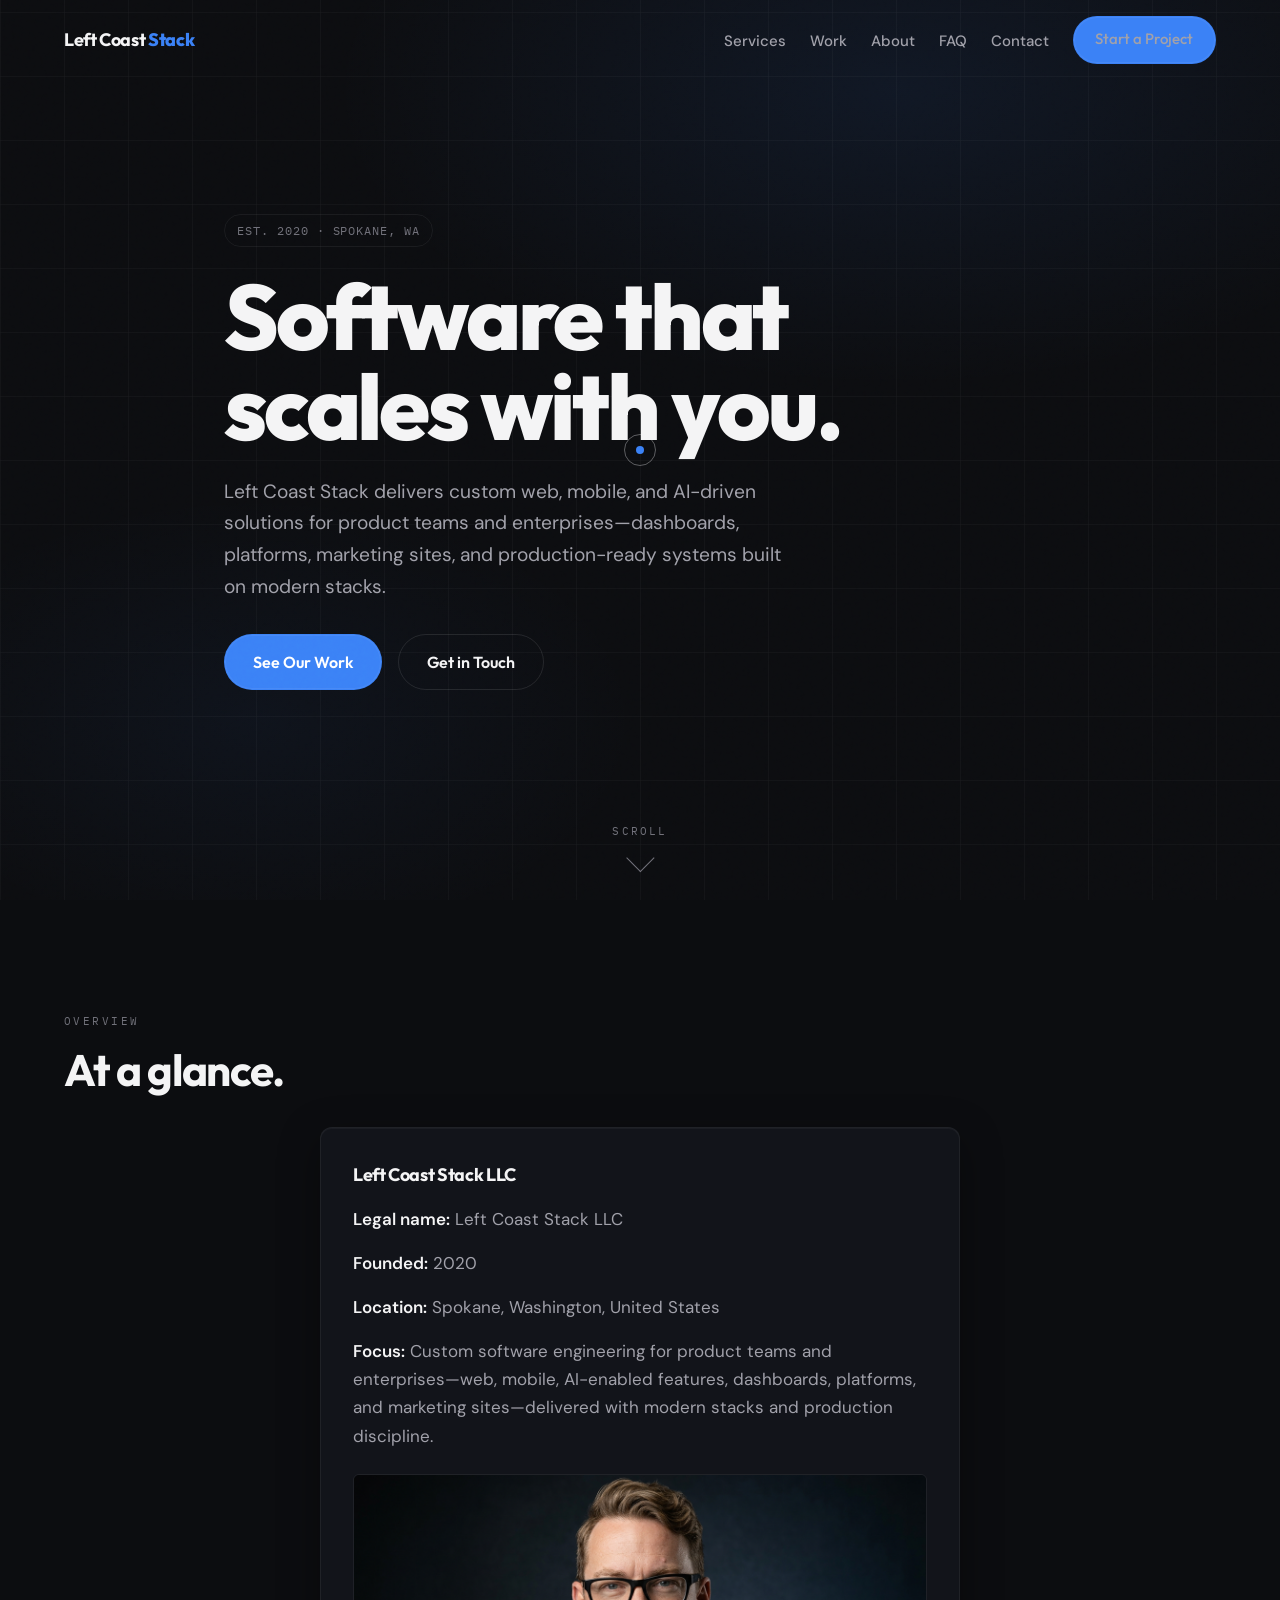
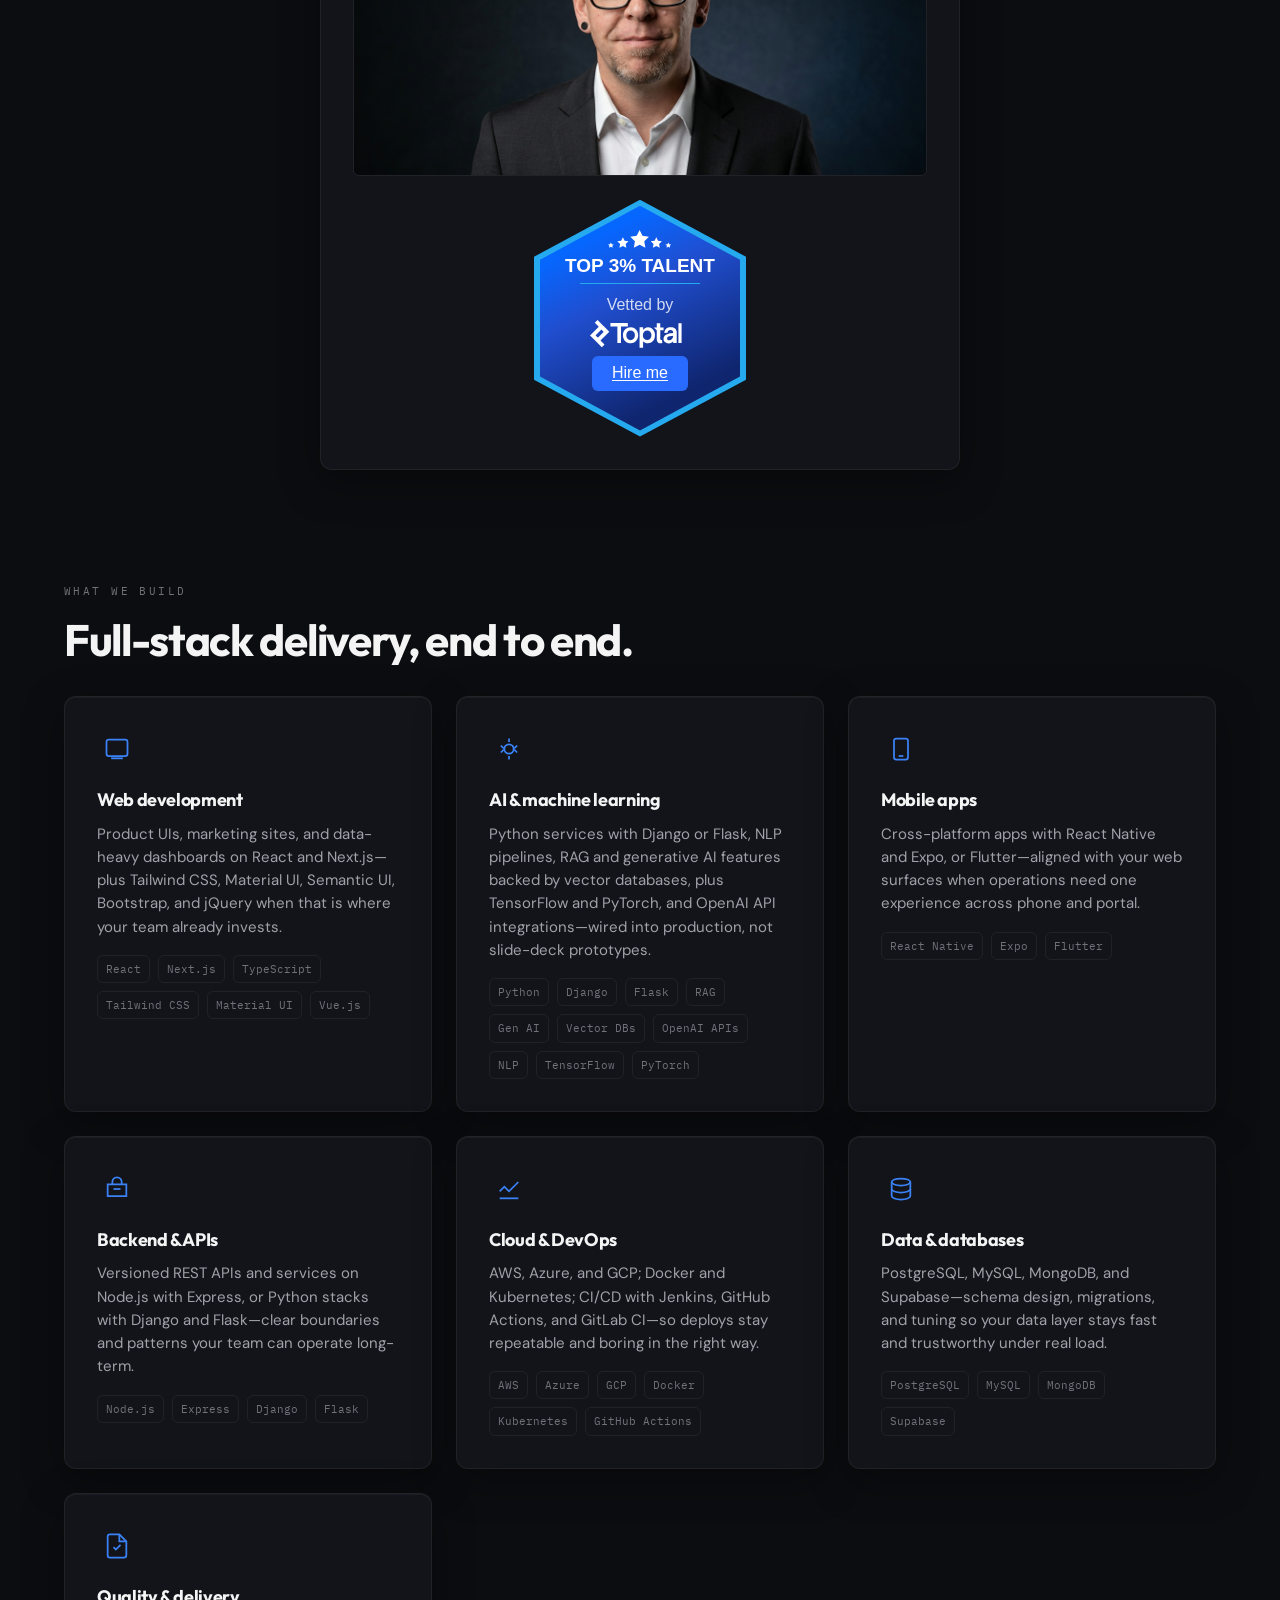
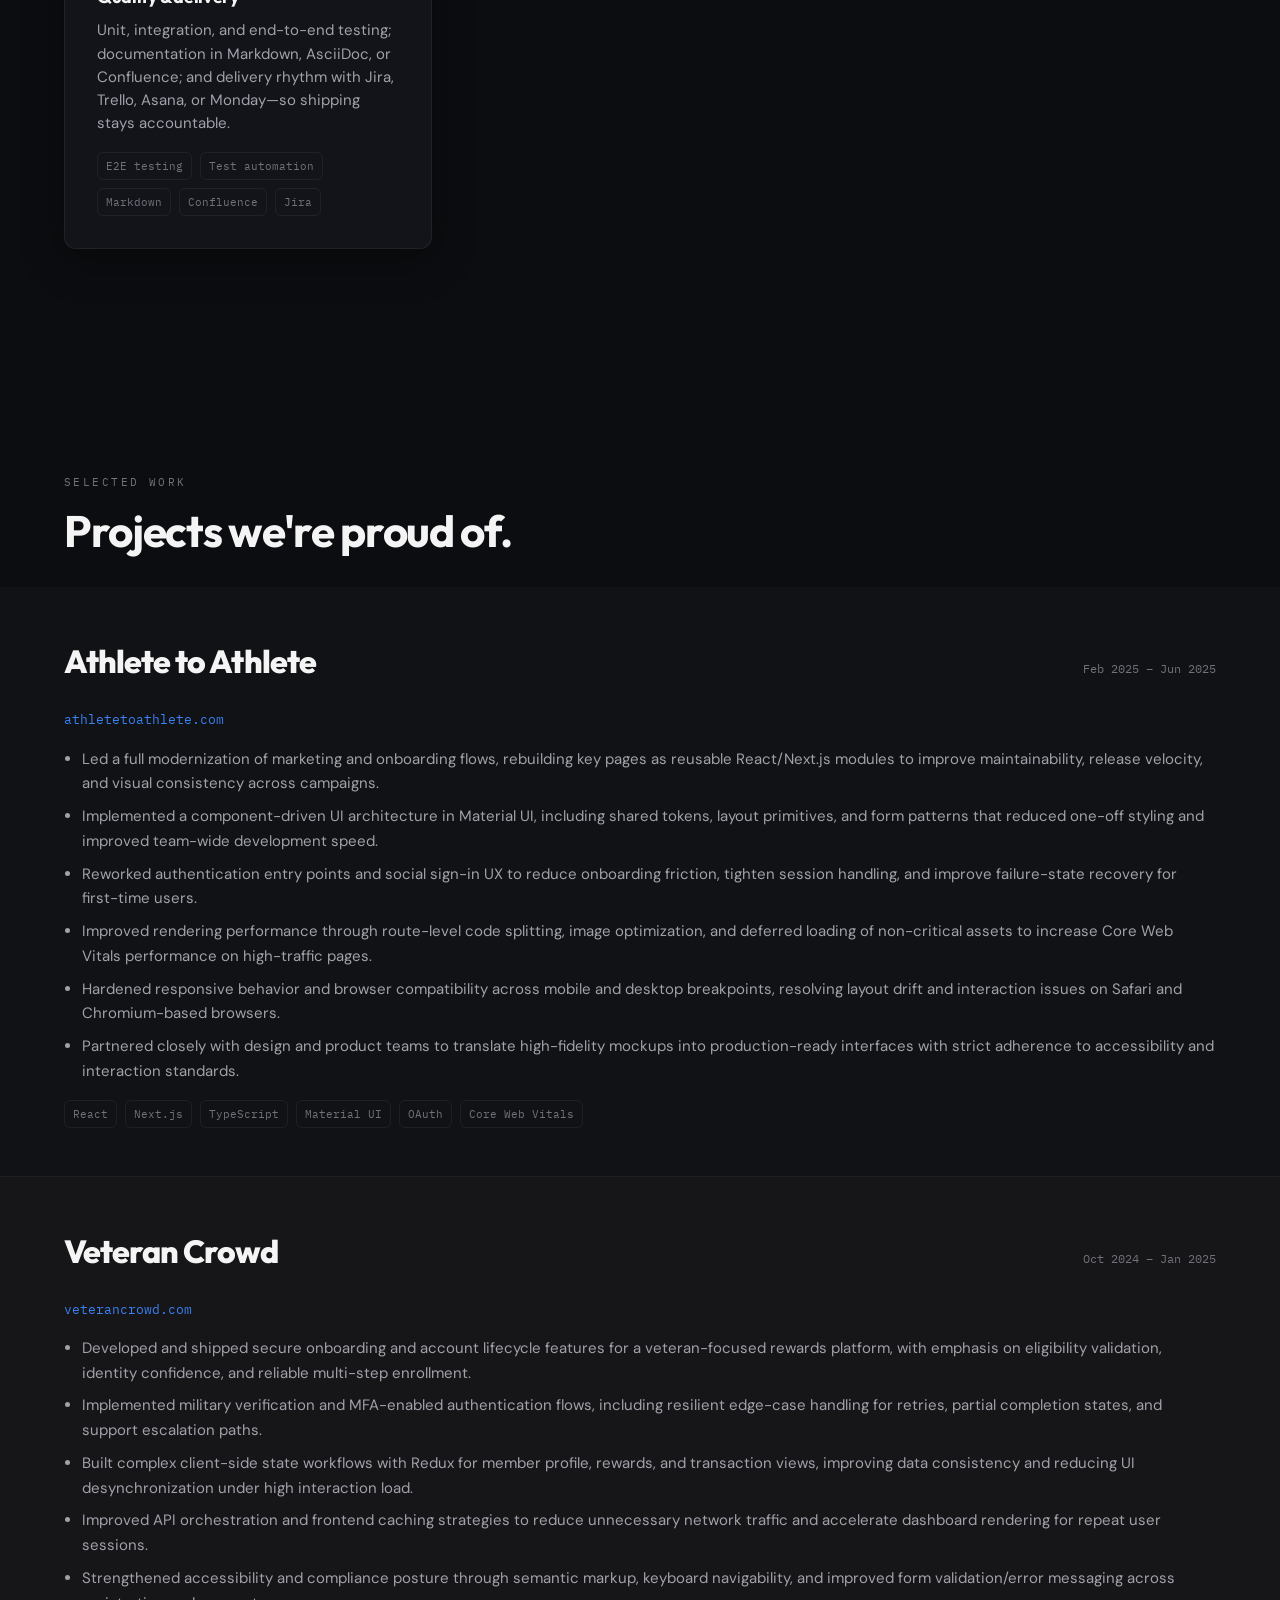
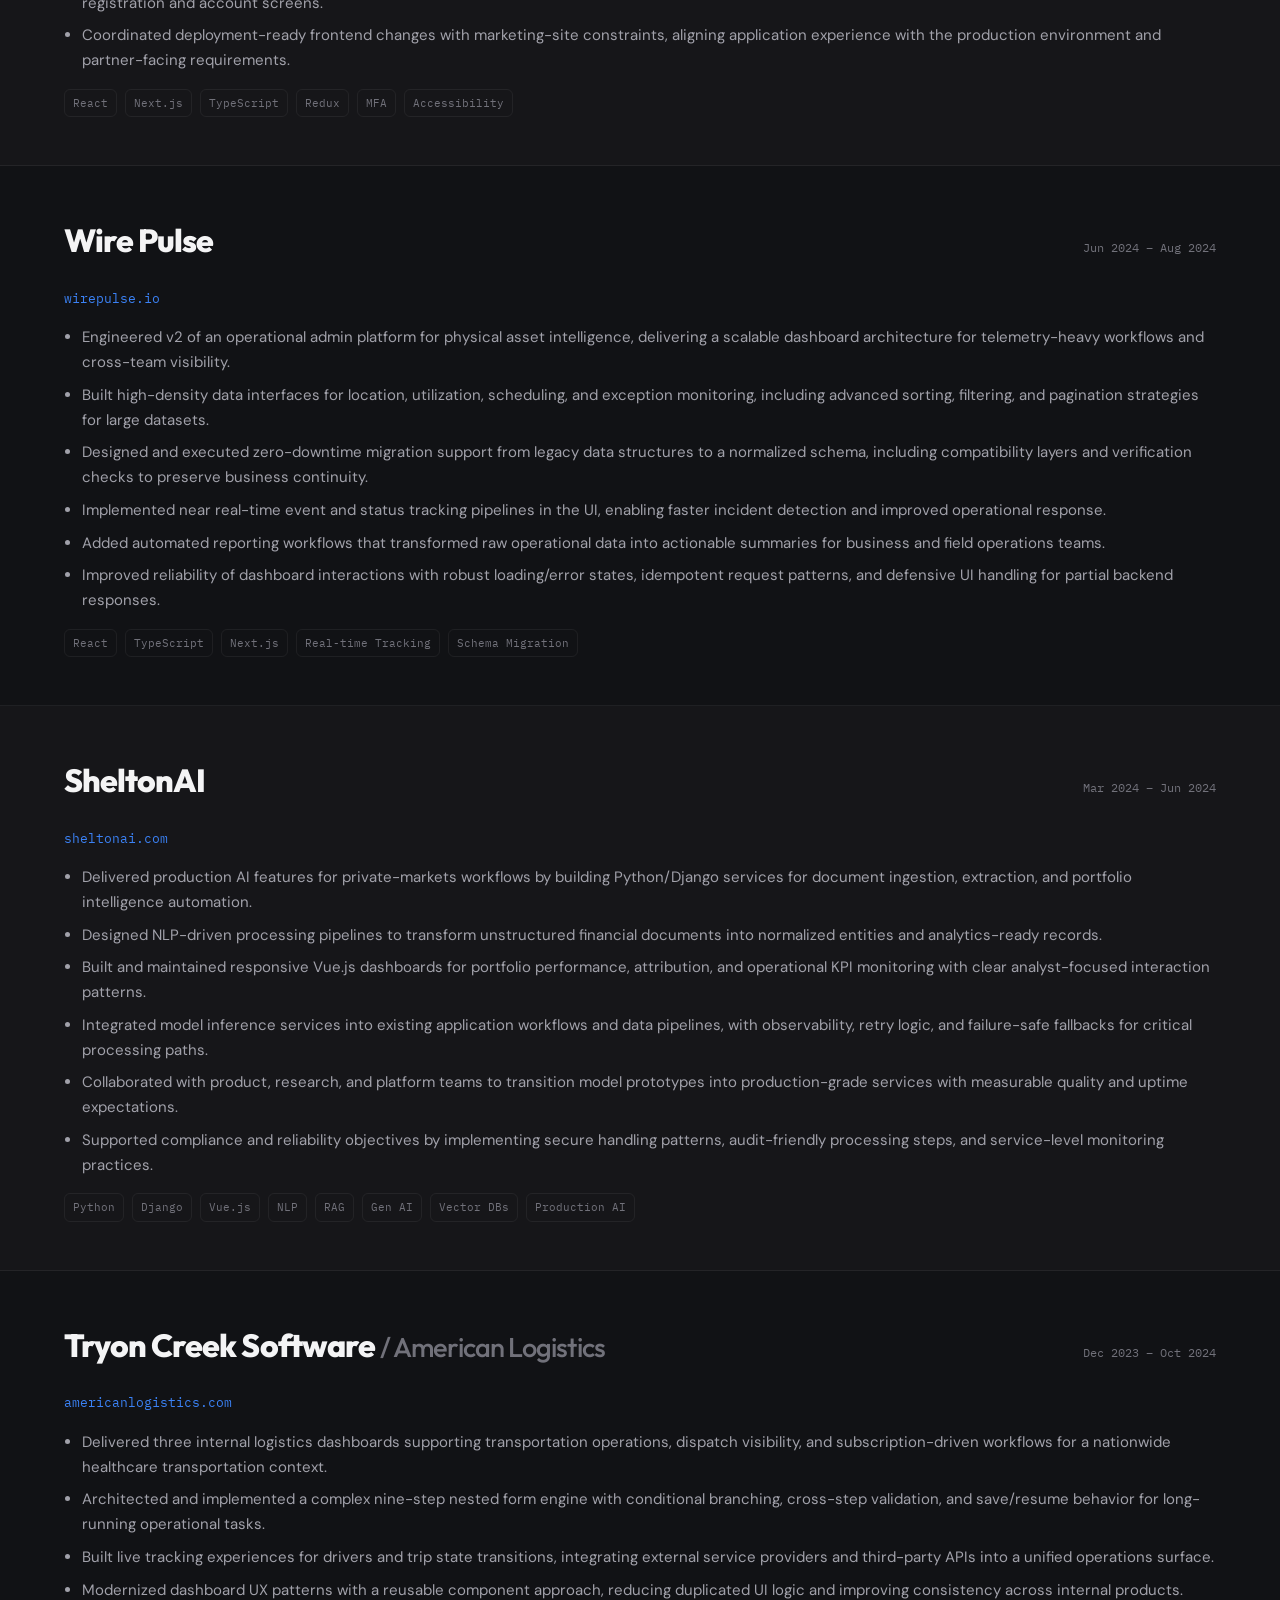
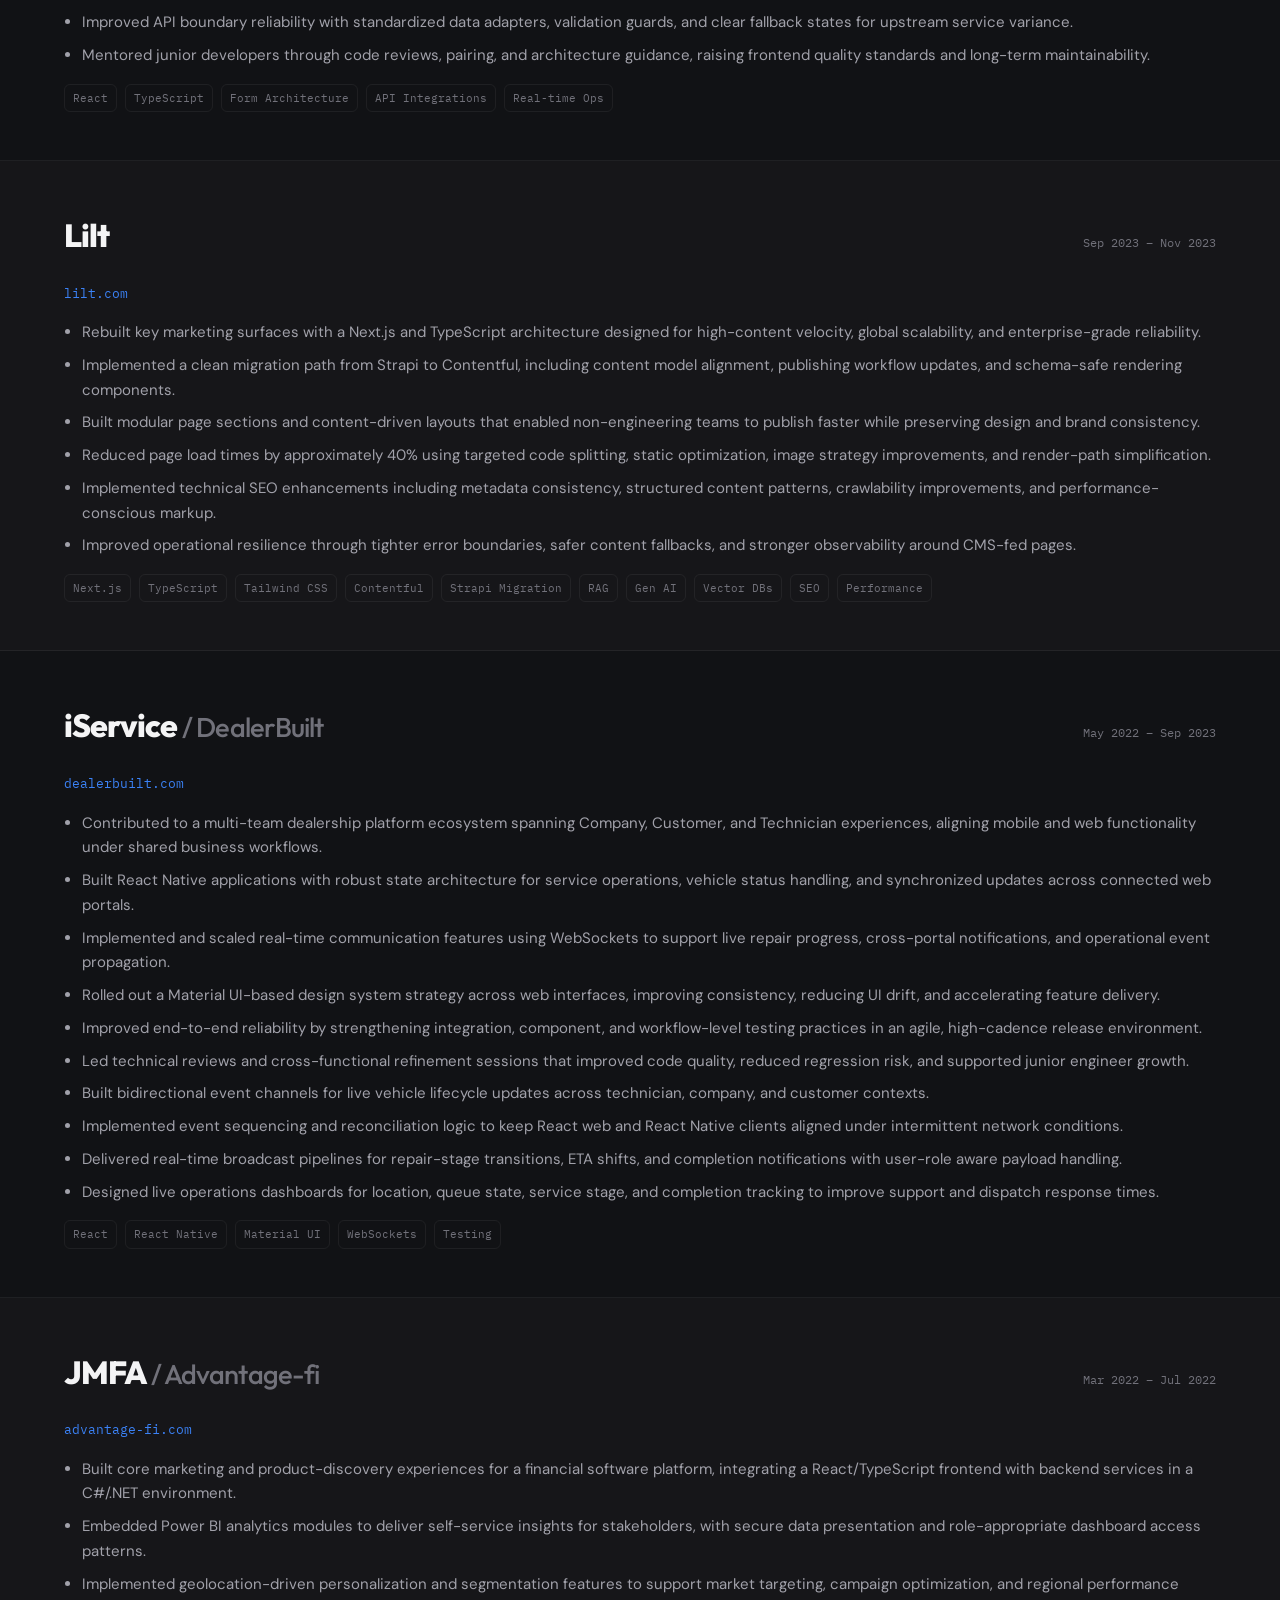
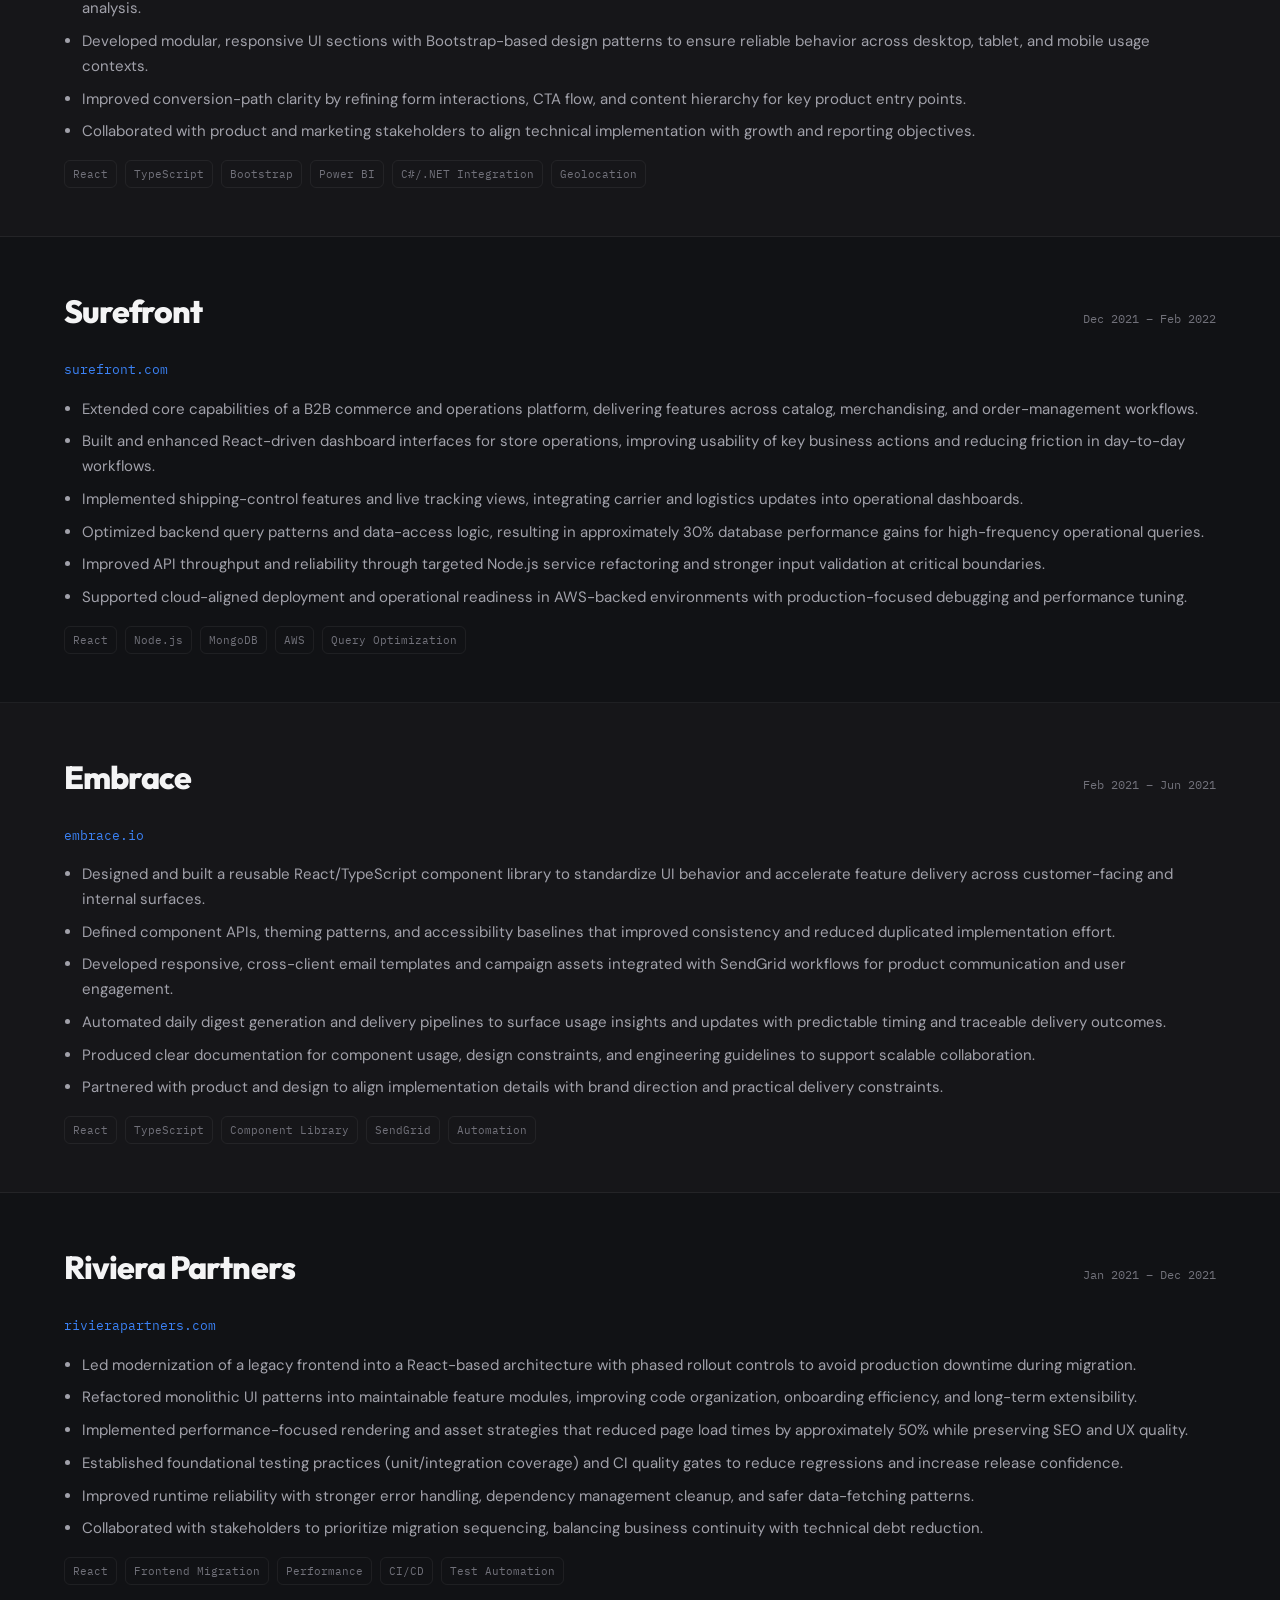
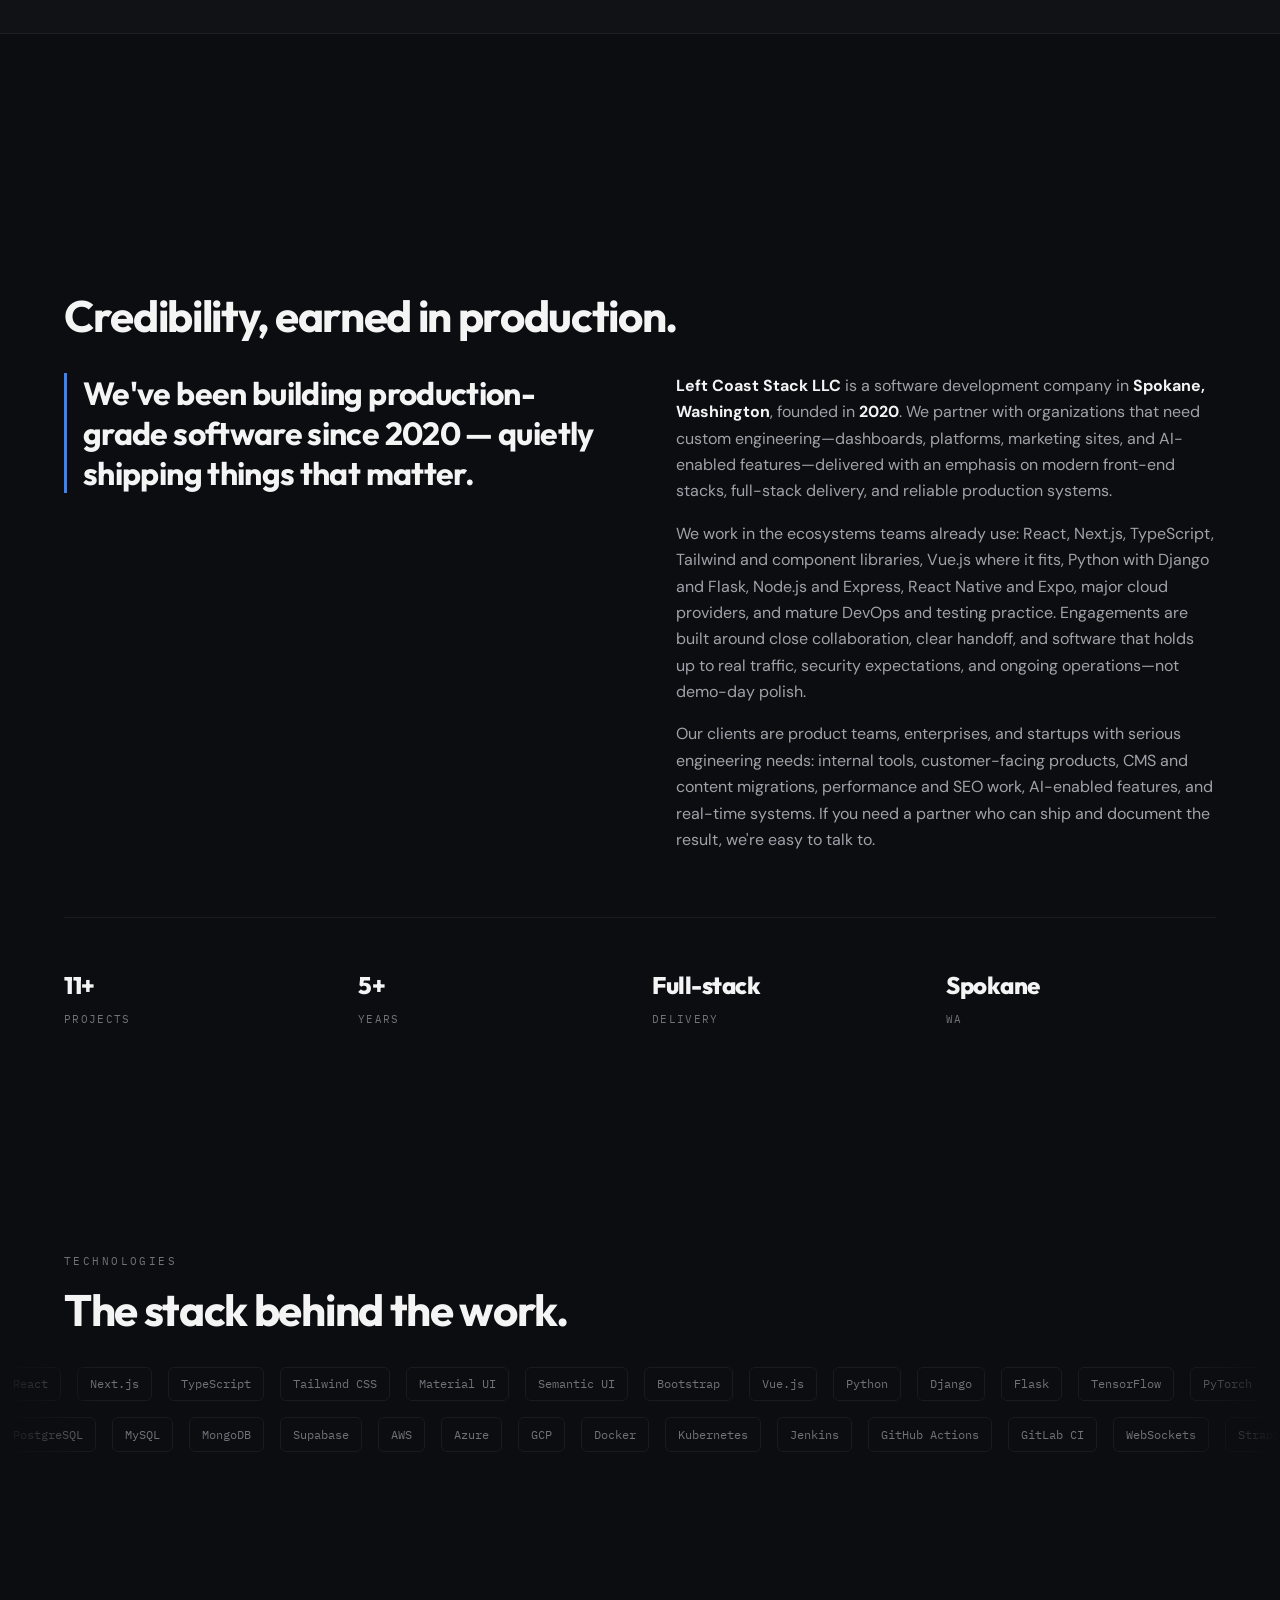
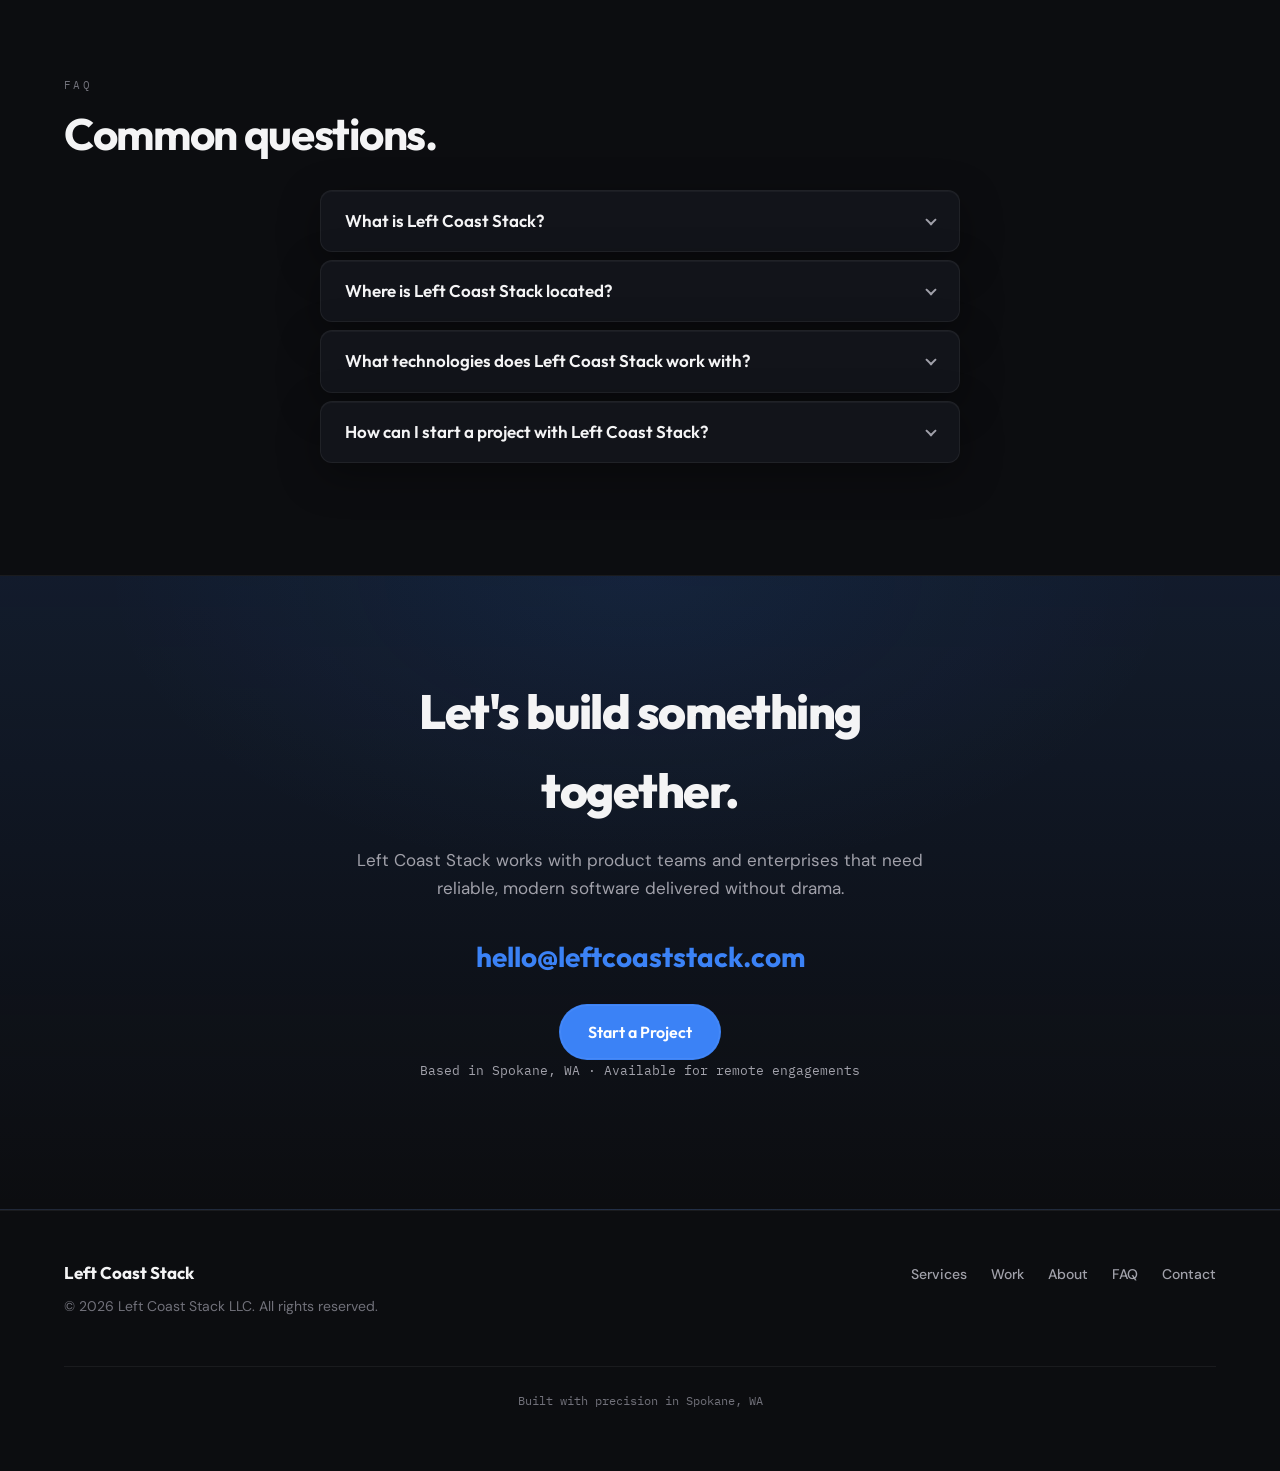
<file: index.html>
<!--
  DESIGN RESEARCH NOTES (FWA / Awwwards / Linear / Vercel / Stripe / dev-tool marketing sites)

  LAYOUT DECISIONS (borrowed & why):
  1) Centered editorial column with occasional full-bleed bands — matches Vercel/Stripe clarity:
     one primary reading measure, then rhythm breaks for portfolio “proof” so the page feels
     like a serious document, not a scattered landing template.
  2) Stacked horizontal project rows with alternating surface tones — common on high-end agency
     portfolios (Awwwards / Obys-style rhythm): scan-friendly, emphasizes each engagement as a
     discrete shipped artifact.
  3) Hero as full-viewport “stage” with faint grid + radial glow — echoes Linear’s calm dark UI
     and Vercel’s grid-as-aesthetic: depth without illustration bloat.

  TYPOGRAPHY STRATEGY:
  - Display / headings: Outfit (600–800) — geometric, confident, not overused like Space Grotesk.
  - Body: DM Sans (400–500) — humanist, highly legible on long about copy.
  - Tech / tags: IBM Plex Mono (400–500) — monospace credibility for stack tags and marquee.
  - Scale: clamp() from fluid hero (≈56–96px effective) down to compact labels; generous line-height
    on body (1.6–1.7), tighter on display (0.95–1.05).

  COLOR PALETTE RATIONALE:
  - Base #0c0d10 (near-black, slight warm neutrality): Pacific Northwest “night sky,” less sterile
    than pure black; reduces halation on OLED.
  - Surfaces #12141a / #161922: layered depth for cards and alternating work rows.
  - Text: high-contrast off-white hierarchy (#f4f4f5 primary, #a1a1aa muted).
  - Accent #3b82f6 (electric blue): signal for links, CTAs, and focus — reads as technical trust
    (infrastructure, precision) without purple SaaS cliché; used sparingly.

  MOTION / ANIMATION PHILOSOPHY:
  - Scroll: IntersectionObserver reveals — opacity + translateY, 0.6s ease-out, threshold 0.15;
    stagger lists with --delay. Motion earns attention; it never competes with copy (Linear’s
    “calm interface” principle).
  - Hover: fast (0.2–0.25s) micro-feedback on cards and work rows — tactile, not flashy.
  - Ambient: very slow (20s) gradient drift + low-opacity grid drift — alive but subconscious.

  SIGNATURE ELEMENT:
  - Custom cursor (dot + lagging ring) on pointer desktop + subtle film grain overlay — the kind of
    craft detail that reads “we care about pixels” before a visitor reads a single paragraph.
-->
<!DOCTYPE html>
<html lang="en">
  <head>
    <meta charset="utf-8" />
    <meta name="viewport" content="width=device-width, initial-scale=1" />
    <meta name="referrer" content="strict-origin-when-cross-origin" />
    <meta name="theme-color" content="#0c0d10" />
    <link rel="canonical" href="https://leftcoaststack.com/" />
    <meta
      name="description"
      content="Left Coast Stack LLC — custom web, mobile, and AI-driven software for product teams and enterprises. Spokane, WA since 2020."
    />
    <title>Left Coast Stack LLC — Software engineering that ships</title>
    <link rel="icon" href="favicon.svg" type="image/svg+xml" />

    <meta property="og:type" content="website" />
    <meta property="og:site_name" content="Left Coast Stack LLC" />
    <meta property="og:locale" content="en_US" />
    <meta property="og:title" content="Left Coast Stack LLC — Software engineering that ships" />
    <meta
      property="og:description"
      content="Custom software engineering for product teams and enterprises — dashboards, platforms, marketing sites, and AI-enabled features. Spokane, WA."
    />
    <meta property="og:url" content="https://leftcoaststack.com/" />
    <meta property="og:image" content="https://leftcoaststack.com/og-image.png" />
    <meta name="twitter:card" content="summary_large_image" />
    <meta name="twitter:title" content="Left Coast Stack LLC" />
    <meta
      name="twitter:description"
      content="Custom web, mobile, and AI-driven solutions — Spokane, WA since 2020."
    />
    <meta name="twitter:image" content="https://leftcoaststack.com/og-image.png" />

    <link rel="preconnect" href="https://fonts.googleapis.com" />
    <link rel="preconnect" href="https://fonts.gstatic.com" crossorigin />
    <link
      href="https://fonts.googleapis.com/css2?family=DM+Sans:ital,opsz,wght@0,9..40,400;0,9..40,500;1,9..40,400&family=IBM+Plex+Mono:wght@400;500&family=Outfit:wght@500;600;700;800&display=swap"
      rel="stylesheet"
    />

    <script type="application/ld+json">
      {
        "@context": "https://schema.org",
        "@graph": [
          {
            "@type": "WebSite",
            "@id": "https://leftcoaststack.com/#website",
            "url": "https://leftcoaststack.com/",
            "name": "Left Coast Stack LLC",
            "description": "Custom web, mobile, and AI-driven software for product teams and enterprises. Spokane, WA since 2020.",
            "inLanguage": "en-US",
            "publisher": { "@id": "https://leftcoaststack.com/#organization" }
          },
          {
            "@type": ["Organization", "ProfessionalService"],
            "@id": "https://leftcoaststack.com/#organization",
            "name": "Left Coast Stack LLC",
            "legalName": "Left Coast Stack LLC",
            "url": "https://leftcoaststack.com/",
            "logo": "https://leftcoaststack.com/favicon.svg",
            "image": "https://leftcoaststack.com/og-image.png",
            "description": "Custom software engineering for product teams and enterprises—dashboards, platforms, marketing sites, and AI-enabled features.",
            "foundingDate": "2020",
            "email": "hello@leftcoaststack.com",
            "address": {
              "@type": "PostalAddress",
              "addressLocality": "Spokane",
              "addressRegion": "WA",
              "addressCountry": "US"
            },
            "areaServed": [
              { "@type": "City", "name": "Spokane" },
              { "@type": "AdministrativeArea", "name": "Washington" },
              { "@type": "Country", "name": "United States" }
            ]
          },
          {
            "@type": "FAQPage",
            "@id": "https://leftcoaststack.com/#faq",
            "mainEntity": [
              {
                "@type": "Question",
                "name": "What is Left Coast Stack?",
                "acceptedAnswer": {
                  "@type": "Answer",
                  "text": "Left Coast Stack LLC is a software development company based in Spokane, Washington, founded in 2020. We build custom web, mobile, and AI-driven solutions for product teams and enterprises."
                }
              },
              {
                "@type": "Question",
                "name": "Where is Left Coast Stack located?",
                "acceptedAnswer": {
                  "@type": "Answer",
                  "text": "We are based in Spokane, WA, and work with clients remotely across the United States."
                }
              },
              {
                "@type": "Question",
                "name": "What technologies does Left Coast Stack work with?",
                "acceptedAnswer": {
                  "@type": "Answer",
                  "text": "We work across React, Next.js, TypeScript, Python, Django, Flask, Node.js, cloud platforms including AWS, Azure, and GCP, mobile stacks like React Native and Flutter, and modern data and DevOps tooling—aligned with what your team already uses."
                }
              },
              {
                "@type": "Question",
                "name": "How can I start a project with Left Coast Stack?",
                "acceptedAnswer": {
                  "@type": "Answer",
                  "text": "Email hello@leftcoaststack.com with a short description of your goals, timeline, and technical context. We will follow up to discuss fit and next steps."
                }
              }
            ]
          }
        ]
      }
    </script>

    <style>
      :root {
        --color-bg: #0c0d10;
        --color-surface: #12141a;
        --color-surface-elevated: #161922;
        --color-surface-row-a: rgba(255, 255, 255, 0.02);
        --color-surface-row-b: rgba(255, 255, 255, 0.04);
        --color-text: #f4f4f5;
        --color-text-muted: #a1a1aa;
        --color-text-faint: #71717a;
        --color-accent: #3b82f6;
        --color-accent-soft: rgba(59, 130, 246, 0.12);
        --color-border: rgba(255, 255, 255, 0.06);
        --color-border-strong: rgba(255, 255, 255, 0.1);
        --color-nav-scrolled-bg: rgba(12, 13, 16, 0.8);
        --font-display: "Outfit", system-ui, sans-serif;
        --font-body: "DM Sans", system-ui, sans-serif;
        --font-mono: "IBM Plex Mono", ui-monospace, monospace;
        --space-xs: 0.25rem;
        --space-sm: 0.5rem;
        --space-md: 1rem;
        --space-lg: 1.5rem;
        --space-xl: 2rem;
        --space-2xl: 3rem;
        --space-3xl: 4.5rem;
        --space-4xl: 6rem;
        --space-section: clamp(4rem, 12vw, 7rem);
        --radius-sm: 0.375rem;
        --radius-md: 0.75rem;
        --radius-pill: 9999px;
        --content-max: 72rem;
        --content-narrow: 40rem;
        --ease-out: cubic-bezier(0.22, 1, 0.36, 1);
        --transition-fast: 0.25s var(--ease-out);
        --transition-reveal: 0.6s var(--ease-out);
        --shadow-card: 0 1px 0 rgba(255, 255, 255, 0.04) inset, 0 12px 40px rgba(0, 0, 0, 0.35);
        --shadow-card-hover: 0 1px 0 rgba(255, 255, 255, 0.06) inset, 0 20px 50px rgba(0, 0, 0, 0.45);
        --z-cursor: 9999;
        --z-nav: 100;
        --z-grain: 50;
      }

      *,
      *::before,
      *::after {
        box-sizing: border-box;
      }

      html {
        scroll-behavior: smooth;
      }

      @media (prefers-reduced-motion: reduce) {
        html {
          scroll-behavior: auto;
        }
        *,
        *::before,
        *::after {
          animation-duration: 0.01ms !important;
          animation-iteration-count: 1 !important;
          transition-duration: 0.01ms !important;
        }
      }

      body {
        margin: 0;
        font-family: var(--font-body);
        font-size: 1.0625rem;
        line-height: 1.65;
        color: var(--color-text);
        background-color: var(--color-bg);
        overflow-x: hidden;
        -webkit-font-smoothing: antialiased;
      }

      .skip-link {
        position: absolute;
        left: -9999px;
        top: 0.5rem;
        z-index: calc(var(--z-nav) + 1);
        padding: var(--space-sm) var(--space-md);
        background: var(--color-accent);
        color: #fff;
        font-weight: 600;
        border-radius: var(--radius-sm);
        text-decoration: none;
      }

      .skip-link:focus {
        left: 0.5rem;
      }

      /* Film grain */
      .grain {
        pointer-events: none;
        position: fixed;
        inset: 0;
        z-index: var(--z-grain);
        opacity: 0.04;
        mix-blend-mode: overlay;
        background-image: url("data:image/svg+xml,%3Csvg viewBox='0 0 256 256' xmlns='http://www.w3.org/2000/svg'%3E%3Cfilter id='n'%3E%3CfeTurbulence type='fractalNoise' baseFrequency='0.85' numOctaves='4' stitchTiles='stitch'/%3E%3C/filter%3E%3Crect width='100%25' height='100%25' filter='url(%23n)'/%3E%3C/svg%3E");
      }

      /* Custom cursor */
      .cursor-dot,
      .cursor-ring {
        display: none;
      }

      html:has(body.is-pointer-fine),
      body.is-pointer-fine,
      body.is-pointer-fine * {
        cursor: none;
      }

      body.is-pointer-fine .cursor-dot,
      body.is-pointer-fine .cursor-ring {
        display: block;
        position: fixed;
        top: 0;
        left: 0;
        pointer-events: none;
        z-index: var(--z-cursor);
        border-radius: 50%;
        transform: translate3d(-100px, -100px, 0);
        will-change: transform;
      }

      body.is-pointer-fine .cursor-dot {
        width: 8px;
        height: 8px;
        margin: -4px 0 0 -4px;
        background: var(--color-accent);
        transform-origin: center center;
        transition: background 0.2s ease, opacity 0.2s ease;
      }

      body.is-pointer-fine .cursor-ring {
        width: 32px;
        height: 32px;
        margin: -16px 0 0 -16px;
        border: 1px solid rgba(244, 244, 245, 0.35);
        transition: border-color 0.2s ease, background 0.2s ease, opacity 0.2s ease;
      }

      body.is-pointer-fine.cursor-hover .cursor-dot {
        background: #fff;
      }

      body.is-pointer-fine.cursor-hover .cursor-ring {
        border-color: var(--color-accent);
        background: rgba(59, 130, 246, 0.08);
      }

      a:focus-visible,
      button:focus-visible {
        outline: 2px solid var(--color-accent);
        outline-offset: 3px;
      }

      .container {
        width: min(100% - var(--space-xl) * 2, var(--content-max));
        margin-inline: auto;
      }

      .container--narrow {
        width: min(100% - var(--space-xl) * 2, var(--content-narrow));
      }

      /* Nav */
      .site-nav {
        position: fixed;
        top: 0;
        left: 0;
        right: 0;
        z-index: var(--z-nav);
        transition: background var(--transition-fast), border-color var(--transition-fast),
          backdrop-filter var(--transition-fast);
      }

      .site-nav__inner {
        display: flex;
        align-items: center;
        justify-content: space-between;
        gap: var(--space-md);
        padding: var(--space-md) var(--space-xl);
        max-width: calc(var(--content-max) + 4rem);
        margin-inline: auto;
      }

      .site-nav.scrolled {
        background: var(--color-nav-scrolled-bg);
        backdrop-filter: blur(16px);
        -webkit-backdrop-filter: blur(16px);
        border-bottom: 1px solid rgba(255, 255, 255, 0.08);
      }

      .logo {
        font-family: var(--font-display);
        font-weight: 700;
        font-size: 1.125rem;
        letter-spacing: -0.02em;
        color: var(--color-text);
        text-decoration: none;
        white-space: nowrap;
      }

      .logo__accent {
        color: var(--color-accent);
        font-weight: 800;
      }

      .nav-links {
        display: flex;
        flex-wrap: wrap;
        align-items: center;
        justify-content: flex-end;
        gap: var(--space-lg);
        list-style: none;
        margin: 0;
        padding: 0;
      }

      .nav-links a {
        font-size: 0.9375rem;
        font-weight: 500;
        color: var(--color-text-muted);
        text-decoration: none;
        transition: color var(--transition-fast);
      }

      .nav-links a:hover {
        color: var(--color-text);
      }

      .btn {
        display: inline-flex;
        align-items: center;
        justify-content: center;
        gap: var(--space-sm);
        font-family: var(--font-display);
        font-weight: 600;
        font-size: 0.9375rem;
        padding: 0.65rem 1.35rem;
        border-radius: var(--radius-pill);
        text-decoration: none;
        border: 1px solid transparent;
        cursor: pointer;
        transition: transform var(--transition-fast), border-color var(--transition-fast),
          background var(--transition-fast), color var(--transition-fast), box-shadow var(--transition-fast);
      }

      .btn--primary {
        background: var(--color-accent);
        color: #fff;
        box-shadow: 0 0 0 1px rgba(255, 255, 255, 0.06) inset;
      }

      .btn--primary:hover {
        filter: brightness(1.06);
        transform: translateY(-1px);
      }

      .btn--ghost {
        background: transparent;
        color: var(--color-text);
        border-color: var(--color-border-strong);
      }

      .btn--ghost:hover {
        border-color: var(--color-accent);
        color: var(--color-text);
      }

      .btn--large {
        padding: 0.85rem 1.75rem;
        font-size: 1rem;
      }

      /* Reveal */
      .reveal {
        opacity: 0;
        transform: translateY(24px);
        transition: opacity var(--transition-reveal), transform var(--transition-reveal);
        transition-delay: var(--delay, 0s);
      }

      .reveal.is-visible {
        opacity: 1;
        transform: translateY(0);
      }

      .hero-line {
        opacity: 0;
        transform: translateY(16px);
        animation: heroLineIn 0.7s var(--ease-out) forwards;
        animation-delay: var(--hero-delay, 0s);
      }

      @keyframes heroLineIn {
        to {
          opacity: 1;
          transform: translateY(0);
        }
      }

      /* Hero */
      .hero {
        position: relative;
        min-height: 100vh;
        min-height: 100dvh;
        display: flex;
        flex-direction: column;
        justify-content: center;
        padding: calc(5rem + var(--space-xl)) var(--space-xl) var(--space-3xl);
        overflow: hidden;
      }

      .hero__bg {
        position: absolute;
        inset: 0;
        z-index: 0;
        background: radial-gradient(ellipse 80% 60% at 70% 10%, rgba(59, 130, 246, 0.09), transparent 55%),
          radial-gradient(ellipse 60% 50% at 20% 80%, rgba(59, 130, 246, 0.05), transparent 50%),
          var(--color-bg);
        animation: meshDrift 20s ease-in-out infinite alternate;
      }

      @keyframes meshDrift {
        0% {
          filter: hue-rotate(0deg);
          transform: scale(1) translate3d(0, 0, 0);
        }
        100% {
          filter: hue-rotate(12deg);
          transform: scale(1.03) translate3d(-1%, 1%, 0);
        }
      }

      .hero__grid-lines {
        position: absolute;
        inset: -20%;
        z-index: 0;
        opacity: 0.06;
        background-image: linear-gradient(rgba(255, 255, 255, 0.5) 1px, transparent 1px),
          linear-gradient(90deg, rgba(255, 255, 255, 0.5) 1px, transparent 1px);
        background-size: 64px 64px;
        animation: gridDrift 80s linear infinite;
      }

      @keyframes gridDrift {
        to {
          transform: translate3d(-64px, -64px, 0);
        }
      }

      .hero__content {
        position: relative;
        z-index: 1;
        max-width: 52rem;
      }

      .hero__title {
        font-family: var(--font-display);
        font-weight: 800;
        letter-spacing: -0.035em;
        line-height: 0.98;
        font-size: clamp(3.25rem, 8vw, 5.75rem);
        margin: 0 0 var(--space-lg);
        color: var(--color-text);
      }

      .hero__title .line {
        display: block;
      }

      .hero__badge {
        display: inline-flex;
        align-items: center;
        gap: var(--space-sm);
        font-family: var(--font-mono);
        font-size: 0.75rem;
        letter-spacing: 0.08em;
        text-transform: uppercase;
        color: var(--color-text-faint);
        border: 1px solid var(--color-border);
        padding: 0.35rem 0.75rem;
        border-radius: var(--radius-pill);
        margin-bottom: var(--space-lg);
      }

      .hero__sub {
        font-size: clamp(1.05rem, 2vw, 1.2rem);
        color: var(--color-text-muted);
        max-width: 36rem;
        margin: 0 0 var(--space-xl);
      }

      .hero__actions {
        display: flex;
        flex-wrap: wrap;
        gap: var(--space-md);
        margin-bottom: var(--space-2xl);
      }

      .scroll-hint {
        position: absolute;
        bottom: var(--space-xl);
        left: 50%;
        transform: translateX(-50%);
        z-index: 1;
        display: flex;
        flex-direction: column;
        align-items: center;
        gap: var(--space-sm);
        color: var(--color-text-faint);
        font-family: var(--font-mono);
        font-size: 0.6875rem;
        letter-spacing: 0.2em;
        text-transform: uppercase;
      }

      .scroll-hint__chev {
        width: 20px;
        height: 20px;
        border-right: 1px solid currentColor;
        border-bottom: 1px solid currentColor;
        transform: rotate(45deg);
        animation: chevBounce 2s ease-in-out infinite;
      }

      @keyframes chevBounce {
        0%,
        100% {
          transform: rotate(45deg) translateY(0);
          opacity: 0.4;
        }
        50% {
          transform: rotate(45deg) translateY(6px);
          opacity: 1;
        }
      }

      /* Sections */
      .section-label {
        font-family: var(--font-mono);
        font-size: 0.6875rem;
        letter-spacing: 0.22em;
        text-transform: uppercase;
        color: var(--color-text-faint);
        margin: 0 0 var(--space-md);
      }

      .section-title {
        font-family: var(--font-display);
        font-weight: 700;
        font-size: clamp(2rem, 4vw, 2.75rem);
        letter-spacing: -0.03em;
        line-height: 1.1;
        margin: 0 0 var(--space-xl);
        color: var(--color-text);
      }

      .section {
        padding-block: var(--space-section);
        scroll-margin-top: 5rem;
      }

      /* Services */
      .services-grid {
        display: grid;
        grid-template-columns: repeat(auto-fit, minmax(17rem, 1fr));
        gap: var(--space-lg);
      }

      .service-card {
        position: relative;
        background: var(--color-surface);
        border: 1px solid var(--color-border);
        border-radius: var(--radius-md);
        padding: var(--space-xl);
        box-shadow: var(--shadow-card);
        transition: transform var(--transition-fast), border-color var(--transition-fast),
          box-shadow var(--transition-fast);
      }

      .service-card:hover {
        transform: translateY(-4px);
        border-color: rgba(59, 130, 246, 0.35);
        box-shadow: var(--shadow-card-hover);
      }

      .service-card__icon {
        width: 2.5rem;
        height: 2.5rem;
        display: flex;
        align-items: center;
        justify-content: center;
        margin-bottom: var(--space-md);
        color: var(--color-accent);
      }

      .service-card h3 {
        font-family: var(--font-display);
        font-weight: 700;
        font-size: 1.125rem;
        margin: 0 0 var(--space-sm);
        letter-spacing: -0.02em;
      }

      .service-card p {
        margin: 0 0 var(--space-md);
        color: var(--color-text-muted);
        font-size: 0.9375rem;
        line-height: 1.55;
      }

      .tag-row {
        display: flex;
        flex-wrap: wrap;
        gap: var(--space-sm);
      }

      .tag {
        font-family: var(--font-mono);
        font-size: 0.6875rem;
        padding: 0.25rem 0.5rem;
        border-radius: var(--radius-sm);
        border: 1px solid var(--color-border);
        color: var(--color-text-faint);
      }

      /* Work */
      .work-list {
        display: flex;
        flex-direction: column;
        gap: 0;
      }

      .work-row {
        position: relative;
        padding: var(--space-2xl) var(--space-xl);
        border-bottom: 1px solid var(--color-border);
        transition: background var(--transition-fast);
      }

      .work-row::before {
        content: "";
        position: absolute;
        left: 0;
        top: 0;
        bottom: 0;
        width: 3px;
        background: var(--color-accent);
        transform: scaleY(0);
        transform-origin: center top;
        opacity: 0;
        transition: transform 0.35s var(--ease-out), opacity 0.35s var(--ease-out);
      }

      .work-row:hover {
        background: rgba(255, 255, 255, 0.03);
      }

      .work-row:hover::before {
        transform: scaleY(1);
        opacity: 1;
      }

      .work-row:nth-child(odd) {
        background: var(--color-surface-row-a);
      }

      .work-row:nth-child(even) {
        background: var(--color-surface-row-b);
      }

      .work-row:hover:nth-child(odd),
      .work-row:hover:nth-child(even) {
        background: rgba(59, 130, 246, 0.06);
      }

      .work-row__inner {
        max-width: var(--content-max);
        margin-inline: auto;
      }

      .work-row__top {
        display: flex;
        flex-wrap: wrap;
        align-items: baseline;
        justify-content: space-between;
        gap: var(--space-md);
        margin-bottom: var(--space-md);
      }

      .work-row__client {
        font-family: var(--font-display);
        font-weight: 800;
        font-size: clamp(1.5rem, 3vw, 2rem);
        letter-spacing: -0.03em;
        margin: 0;
      }

      .work-row__meta {
        font-family: var(--font-mono);
        font-size: 0.75rem;
        color: var(--color-text-faint);
      }

      .work-row__link {
        display: inline-block;
        font-family: var(--font-mono);
        font-size: 0.8125rem;
        color: var(--color-accent);
        text-decoration: none;
        margin-bottom: var(--space-md);
        word-break: break-all;
      }

      .work-row__link:hover {
        text-decoration: underline;
      }

      .work-row ul {
        margin: 0 0 var(--space-md);
        padding-left: 1.15rem;
        color: var(--color-text-muted);
        font-size: 0.9375rem;
      }

      .work-row li {
        margin-bottom: var(--space-sm);
      }

      /* About split */
      .about-grid {
        display: grid;
        grid-template-columns: 1fr;
        gap: var(--space-2xl);
        align-items: start;
      }

      @media (min-width: 960px) {
        .about-grid {
          grid-template-columns: 1fr 1fr;
          gap: var(--space-3xl);
        }
      }

      .pull-quote {
        font-family: var(--font-display);
        font-weight: 700;
        font-size: clamp(1.5rem, 2.5vw, 2rem);
        line-height: 1.25;
        letter-spacing: -0.02em;
        color: var(--color-text);
        margin: 0;
        padding-left: var(--space-md);
        border-left: 3px solid var(--color-accent);
      }

      .about-copy p {
        color: var(--color-text-muted);
        margin: 0 0 var(--space-md);
        font-size: 1rem;
      }

      .stats {
        display: grid;
        grid-template-columns: repeat(2, 1fr);
        gap: var(--space-lg);
        margin-top: var(--space-2xl);
        padding-top: var(--space-2xl);
        border-top: 1px solid var(--color-border);
      }

      @media (min-width: 768px) {
        .stats {
          grid-template-columns: repeat(4, 1fr);
        }
      }

      .stat {
        text-align: left;
      }

      .stat__value {
        font-family: var(--font-display);
        font-weight: 800;
        font-size: 1.5rem;
        color: var(--color-text);
        letter-spacing: -0.02em;
      }

      .stat__label {
        font-family: var(--font-mono);
        font-size: 0.6875rem;
        letter-spacing: 0.12em;
        text-transform: uppercase;
        color: var(--color-text-faint);
        margin-top: var(--space-xs);
      }

      /* Marquee */
      .marquee-wrap {
        overflow: hidden;
        mask-image: linear-gradient(90deg, transparent, #000 8%, #000 92%, transparent);
        -webkit-mask-image: linear-gradient(90deg, transparent, #000 8%, #000 92%, transparent);
      }

      .marquee {
        display: flex;
        width: max-content;
        gap: var(--space-md);
        animation: marqueeLeft 55s linear infinite;
      }

      .marquee--reverse {
        animation-name: marqueeRight;
        margin-top: var(--space-md);
      }

      .marquee-wrap:hover .marquee {
        animation-play-state: paused;
      }

      @keyframes marqueeLeft {
        from {
          transform: translateX(0);
        }
        to {
          transform: translateX(-50%);
        }
      }

      @keyframes marqueeRight {
        from {
          transform: translateX(-50%);
        }
        to {
          transform: translateX(0);
        }
      }

      .marquee__inner {
        display: flex;
        gap: var(--space-md);
      }

      .marquee .tag {
        white-space: nowrap;
        font-size: 0.75rem;
        padding: 0.4rem 0.75rem;
      }

      /* Contact */
      /* At a glance (AEO / entity summary) */
      .glance {
        padding-bottom: 0;
      }

      .glance__card {
        max-width: var(--content-narrow);
        margin-inline: auto;
        padding: var(--space-xl);
        background: var(--color-surface);
        border: 1px solid var(--color-border);
        border-radius: var(--radius-md);
        box-shadow: var(--shadow-card);
      }

      .glance__title {
        font-family: var(--font-display);
        font-weight: 700;
        font-size: 1.125rem;
        letter-spacing: -0.02em;
        margin: 0 0 var(--space-md);
        color: var(--color-text);
      }

      .glance__facts {
        margin: 0;
        display: flex;
        flex-direction: column;
        gap: var(--space-md);
      }

      .glance__line {
        margin: 0;
        color: var(--color-text-muted);
        font-size: 1.0625rem;
        line-height: 1.65;
      }

      .glance__line strong {
        color: var(--color-text);
        font-weight: 600;
      }

      .glance__badge {
        display: flex;
        justify-content: center;
        margin: var(--space-lg) 0 0;
      }

      .glance__badge #r {
        font-family: proxima-nova, Arial, sans-serif;
      }

      .glance__badge .h {
        display: inline-block;
        background: #25a9ef;
        padding: 6px;
        clip-path: polygon(50% 0, 100% 24%, 100% 76%, 50% 100%, 0 76%, 0 24%);
      }

      .glance__badge .a {
        width: 200px;
        padding: 24px 0 40px;
        display: flex;
        flex-direction: column;
        align-items: center;
        gap: 8px;
        color: #fff;
        text-align: center;
        background: linear-gradient(153deg, #0667ff 18%, #204ecf 40%, #0f256e 80%);
        clip-path: polygon(50% 0, 100% 24%, 100% 76%, 50% 100%, 0 76%, 0 24%);
        box-shadow: 0 28px 50px rgba(6, 30, 96, 0.35);
      }

      .glance__badge .b {
        margin: 0;
        font-size: 19px;
        font-weight: 700;
        line-height: 1;
      }

      .glance__badge .c {
        width: 120px;
        height: 1px;
        background: #25a9ef;
      }

      .glance__badge .d {
        font-size: 16px;
        opacity: 0.8;
        margin-bottom: -6px;
      }

      .glance__badge .f {
        display: inline-flex;
        align-items: center;
        justify-content: center;
        padding: 4px 20px;
        border-radius: 6px;
        background: #296bff;
        color: #fff;
        font-size: 16px;
        font-weight: 500;
        text-decoration-thickness: 0.5px;
        text-underline-offset: 2px;
      }

      .glance__figure {
        margin: var(--space-lg) 0 0;
        padding: 0;
        border-radius: var(--radius-sm);
        overflow: hidden;
        border: 1px solid var(--color-border);
      }

      .glance__figure img {
        display: block;
        width: 100%;
        height: auto;
      }

      /* FAQ */
      .faq-list {
        max-width: 40rem;
        margin: var(--space-xl) auto 0;
        display: flex;
        flex-direction: column;
        gap: var(--space-sm);
      }

      .faq-item {
        border: 1px solid var(--color-border);
        border-radius: var(--radius-md);
        background: var(--color-surface);
        box-shadow: var(--shadow-card);
        overflow: hidden;
      }

      .faq-item summary {
        cursor: pointer;
        list-style: none;
        font-family: var(--font-display);
        font-weight: 600;
        font-size: 1.0625rem;
        padding: var(--space-md) var(--space-lg);
        color: var(--color-text);
        position: relative;
        padding-right: 2.5rem;
      }

      .faq-item summary::-webkit-details-marker {
        display: none;
      }

      .faq-item summary::after {
        content: "";
        position: absolute;
        right: var(--space-lg);
        top: 50%;
        width: 0.5rem;
        height: 0.5rem;
        border-right: 2px solid var(--color-text-muted);
        border-bottom: 2px solid var(--color-text-muted);
        transform: translateY(-65%) rotate(45deg);
        transition: transform var(--transition-fast);
      }

      .faq-item[open] summary::after {
        transform: translateY(-25%) rotate(-135deg);
      }

      .faq-item__body {
        padding: 0 var(--space-lg) var(--space-lg);
        margin: 0;
        color: var(--color-text-muted);
        font-size: 1rem;
        line-height: 1.65;
        border-top: 1px solid var(--color-border);
        padding-top: var(--space-md);
      }

      .contact-band {
        padding: var(--space-4xl) var(--space-xl);
        background: linear-gradient(180deg, var(--color-accent-soft), transparent),
          radial-gradient(ellipse 70% 80% at 50% 0%, rgba(59, 130, 246, 0.08), transparent 60%);
        border-top: 1px solid var(--color-border);
        border-bottom: 1px solid var(--color-border);
        text-align: center;
      }

      .contact-band h2 {
        font-family: var(--font-display);
        font-weight: 800;
        font-size: clamp(2rem, 4vw, 3rem);
        letter-spacing: -0.03em;
        margin: 0 0 var(--space-md);
      }

      .contact-band p {
        color: var(--color-text-muted);
        max-width: 36rem;
        margin: 0 auto var(--space-xl);
      }

      .contact-email {
        font-family: var(--font-display);
        font-weight: 700;
        font-size: clamp(1.25rem, 3vw, 1.75rem);
        color: var(--color-accent);
        text-decoration: none;
        display: inline-block;
        margin-bottom: var(--space-lg);
      }

      .contact-email:hover {
        text-decoration: underline;
      }

      .contact-loc {
        font-family: var(--font-mono);
        font-size: 0.8125rem;
        color: var(--color-text-faint);
        margin-top: var(--space-xl);
      }

      /* Footer */
      .site-footer {
        padding: var(--space-2xl) var(--space-xl);
        border-top: 1px solid rgba(255, 255, 255, 0.06);
      }

      .footer__grid {
        display: grid;
        gap: var(--space-xl);
        max-width: var(--content-max);
        margin-inline: auto;
      }

      @media (min-width: 768px) {
        .footer__grid {
          grid-template-columns: 1fr auto;
          align-items: start;
        }
      }

      .footer__brand {
        font-family: var(--font-display);
        font-weight: 700;
        margin: 0 0 var(--space-sm);
      }

      .footer__copy {
        margin: 0;
        font-size: 0.875rem;
        color: var(--color-text-faint);
      }

      .footer__nav {
        display: flex;
        flex-wrap: wrap;
        gap: var(--space-md) var(--space-lg);
        list-style: none;
        margin: 0;
        padding: 0;
      }

      .footer__nav a {
        color: var(--color-text-muted);
        text-decoration: none;
        font-size: 0.875rem;
        font-weight: 500;
      }

      .footer__nav a:hover {
        color: var(--color-text);
      }

      .footer__tag {
        grid-column: 1 / -1;
        text-align: center;
        font-family: var(--font-mono);
        font-size: 0.75rem;
        color: var(--color-text-faint);
        padding-top: var(--space-lg);
        border-top: 1px solid var(--color-border);
        margin-top: var(--space-md);
      }

      @media (max-width: 640px) {
        .site-nav__inner {
          flex-direction: column;
          align-items: stretch;
          padding: var(--space-md);
        }

        .nav-links {
          justify-content: center;
          gap: var(--space-md);
        }

        .nav-links li:last-child {
          width: 100%;
          display: flex;
          justify-content: center;
        }

        .scroll-hint {
          display: none;
        }
      }
    </style>
  </head>
  <body>
    <div class="grain" aria-hidden="true"></div>
    <div class="cursor-dot" aria-hidden="true"></div>
    <div class="cursor-ring" aria-hidden="true"></div>

    <a class="skip-link" href="#main">Skip to content</a>

    <header class="site-nav" id="site-nav" role="banner">
      <div class="site-nav__inner">
        <a class="logo" href="#top" aria-label="Left Coast Stack home">
          Left Coast <span class="logo__accent">Stack</span>
        </a>
        <nav aria-label="Primary">
          <ul class="nav-links">
            <li><a href="#services">Services</a></li>
            <li><a href="#work">Work</a></li>
            <li><a href="#about">About</a></li>
            <li><a href="#faq">FAQ</a></li>
            <li><a href="#contact">Contact</a></li>
            <li><a class="btn btn--primary" href="mailto:hello@leftcoaststack.com">Start a Project</a></li>
          </ul>
        </nav>
      </div>
    </header>

    <!-- Primary content is this single page. work.html, about.html, and contact.html redirect here (#work, #about, #contact). -->
    <main id="main">
      <section class="hero" id="top" aria-label="Introduction">
        <div class="hero__bg" aria-hidden="true"></div>
        <div class="hero__grid-lines" aria-hidden="true"></div>
        <div class="container hero__content">
          <p class="hero__badge hero-line" style="--hero-delay: 0.05s">Est. 2020 · Spokane, WA</p>
          <h1 class="hero__title">
            <span class="line hero-line" style="--hero-delay: 0.15s">Software that</span>
            <span class="line hero-line" style="--hero-delay: 0.28s">scales with you.</span>
          </h1>
          <p class="hero__sub hero-line" style="--hero-delay: 0.42s">
            Left Coast Stack delivers custom web, mobile, and AI-driven solutions for product teams and
            enterprises—dashboards, platforms, marketing sites, and production-ready systems built on modern stacks.
          </p>
          <div class="hero__actions hero-line" style="--hero-delay: 0.55s">
            <a class="btn btn--primary btn--large" href="#work">See Our Work</a>
            <a class="btn btn--ghost btn--large" href="#contact">Get in Touch</a>
          </div>
        </div>
        <div class="scroll-hint" aria-hidden="true">
          <span>Scroll</span>
          <span class="scroll-hint__chev"></span>
        </div>
      </section>

      <section class="section glance" id="overview" aria-labelledby="glance-heading">
        <div class="container">
          <p class="section-label reveal">Overview</p>
          <h2 id="glance-heading" class="section-title reveal" style="--delay: 0.05s">At a glance.</h2>
          <div class="glance__card reveal" style="--delay: 0.1s">
            <h3 class="glance__title">Left Coast Stack LLC</h3>
            <div class="glance__facts">
              <p class="glance__line"><strong>Legal name:</strong> Left Coast Stack LLC</p>
              <p class="glance__line"><strong>Founded:</strong> 2020</p>
              <p class="glance__line">
                <strong>Location:</strong> Spokane, Washington, United States
              </p>
              <p class="glance__line">
                <strong>Focus:</strong> Custom software engineering for product teams and enterprises—web, mobile,
                AI-enabled features, dashboards, platforms, and marketing sites—delivered with modern stacks and production
                discipline.
              </p>
            </div>
            <figure class="glance__figure">
              <img
                src="og-image.png"
                alt="Left Coast Stack LLC — custom software engineering, Spokane WA"
                width="1200"
                height="630"
                loading="lazy"
                decoding="async"
              />
            </figure>
            <div class="glance__badge reveal" style="--delay: 0.15s">
              <div id="r">
                <div class="h"><div class="a">
                  <svg width="64" viewBox="0 0 60 17" xmlns="http://www.w3.org/2000/svg"><path d="m20.85 6.38 6.06-.89 2.72-5.49 2.71 5.49 6.06.89-4.39 4.28 1.04 6.03-5.42-2.85-5.43 2.85 1.04-6.03zm33.06 7.17 1.85-.27.82-1.67.83 1.67 1.84.27-1.33 1.31.31 1.83-1.65-.87-1.66.87.32-1.83zm-3.38-3.01-3.61-.52-1.61-3.26-1.62 3.26-3.6.52 2.6 2.55-.61 3.59 3.23-1.69 3.21 1.69-.61-3.59zm-45.19 3.01-1.85-.27-.82-1.67-.83 1.67-1.84.27 1.33 1.31-.31 1.83 1.65-.87 1.65.87-.31-1.83zm3.38-3.01 3.61-.52 1.61-3.26 1.61 3.26 3.61.52-2.6 2.55.61 3.59-3.23-1.69-3.22 1.69.62-3.59z" fill="#fff"/></svg>
                  <h3 class="b">TOP 3% TALENT</h3>
                  <div class="c"></div>
                  <span class="d">Vetted by</span>
                  <svg viewBox="0 0 108 30" width="100" xmlns="http://www.w3.org/2000/svg"><g clip-rule="evenodd" fill="#fff" fill-rule="evenodd"><path d="m8.11 0 6.71 6.7c.05.05.09.1.15.15l5.85 5.85-9.51 9.46 4.35 4.36-2.91 2.89-6.66-6.66c-.08-.07-.16-.15-.24-.23l-5.85-5.84 9.48-9.43-4.32-4.31zm4.25 10.5c-.09-.02-.18-.02-.26 0-.09.03-.16.07-.32.22l-5.41 5.39c-.16.16-.2.23-.22.31-.03.09-.03.18 0 .26.02.09.07.17.22.32l1.72 1.72c.15.15.22.19.31.22.09.02.17.02.26 0 .09-.03.16-.07.31-.22l5.41-5.39c.16-.15.2-.23.23-.31.02-.09.02-.17 0-.26s-.07-.16-.22-.31l-1.72-1.72c-.15-.16-.23-.2-.31-.23z"/><path d="m62.65 7.76c2.11 0 3.91.82 5.34 2.4 1.46 1.53 2.19 3.64 2.18 6.26 0 2.56-.75 4.8-2.24 6.38-1.47 1.57-3.34 2.37-5.58 2.37-1.93-.01-3.68-.7-4.84-1.89l-.16-.17-.01 6.75-3.82-.01v-.28l.04-21.61h3.8l-.01 2.64c1.25-1.41 3.26-2.84 5.3-2.84zm24.45.06c2.18 0 3.68.49 4.84 1.44 1.11.92 1.7 2.56 1.75 4.29v.26l-.02 11.14h-3.87v-.46c0-.48 0-.97 0-1.47-1.12 1.55-2.68 2.3-4.76 2.3-1.65 0-3.05-.5-4.07-1.43-1.03-.94-1.58-2.23-1.58-3.73.02-2.83 2.02-4.79 5.52-5.4l.27-.05 4.64-.73v-.37c0-.78-.23-1.72-.69-2.11-.47-.4-1.04-.73-2.03-.73-2.73 0-3.29 2.01-3.32 3.02v.09l-3.42.04c0-1.49.69-3.42 2.08-4.63 1.12-.97 2.75-1.42 4.33-1.47h.3zm-14.98-4.36h3.81l-.01 4.56h3.53v3.18l-3.54-.01-.01 8.54c0 .94.19 1.56.6 1.85.43.3 1.3.02 1.3.02l.34 3.32s-1.2.31-1.96.31c-.99 0-1.84-.25-2.49-.75-1.06-.8-1.6-2.2-1.6-4.17l.02-9.12-3.19-3.19 3.2.01zm-22.46 6.8c1.1 1.13 2.41 3.14 2.4 6.26-.01 3.11-1.32 5.11-2.41 6.24-1.5 1.54-3.54 2.42-5.59 2.42-.08 0-.16 0-.25-.01-2.19-.01-4.13-.79-5.75-2.33-1.63-1.55-2.46-3.68-2.46-6.36s.84-4.82 2.47-6.36c1.62-1.53 3.55-2.3 5.75-2.3 2.17-.07 4.29.83 5.84 2.44zm-8.81-7.04v3.77l-7.36.01.02 17.97-3.97-.01v-.34l.03-17.63h-7.51l.01-3.77zm54.68.25 3.42.01v.09l-.03 21.38-3.42-.01v-.1zm-5.71 13.58-3.81.64c-1.86.32-2.72 1.04-2.73 2.3-.01 1.15.81 1.92 2.09 1.99h.16.02c2.44 0 4.17-1.9 4.26-4.67l.01-.22zm-46.02-5.84c-1.28 0-2.39.49-3.29 1.47-.88.96-1.33 2.24-1.33 3.81 0 1.58.45 2.86 1.33 3.82.89.98 2 1.47 3.28 1.48 1.3 0 2.42-.49 3.31-1.47.9-.98 1.35-2.26 1.36-3.81.01-1.56-.45-2.84-1.35-3.82s-2.01-1.48-3.31-1.48zm17.94.12h-.02c-1.28 0-2.34.46-3.24 1.43-.9.94-1.35 2.16-1.36 3.63 0 1.49.45 2.83 1.35 3.8.92.95 1.98 1.42 3.25 1.42 1.29 0 2.38-.48 3.25-1.41.91-.97 1.35-2.3 1.36-3.79 0-1.48-.46-2.7-1.34-3.63-.87-.96-1.96-1.45-3.25-1.45z"/></g></svg>
                  <a target="_blank" class="f" href="https://www.toptal.com/developers/resume/jt-mchorse#qz6R2R">Hire me</a>
                </div></div>
              </div>
            </div>
          </div>
        </div>
      </section>

      <section class="section" id="services" aria-labelledby="services-heading">
        <div class="container">
          <p class="section-label reveal">What we build</p>
          <h2 id="services-heading" class="section-title reveal" style="--delay: 0.05s">
            Full-stack delivery, end to end.
          </h2>
          <div class="services-grid">
            <article class="service-card reveal" style="--delay: 0s">
              <div class="service-card__icon" aria-hidden="true">
                <svg width="28" height="28" viewBox="0 0 24 24" fill="none" stroke="currentColor" stroke-width="1.5">
                  <rect x="3" y="4" width="18" height="14" rx="2" />
                  <path d="M7 20h10" />
                </svg>
              </div>
              <h3>Web development</h3>
              <p>
                Product UIs, marketing sites, and data-heavy dashboards on React and Next.js—plus Tailwind CSS, Material
                UI, Semantic UI, Bootstrap, and jQuery when that is where your team already invests.
              </p>
              <div class="tag-row">
                <span class="tag">React</span>
                <span class="tag">Next.js</span>
                <span class="tag">TypeScript</span>
                <span class="tag">Tailwind CSS</span>
                <span class="tag">Material UI</span>
                <span class="tag">Vue.js</span>
              </div>
            </article>
            <article class="service-card reveal" style="--delay: 0.1s">
              <div class="service-card__icon" aria-hidden="true">
                <svg width="28" height="28" viewBox="0 0 24 24" fill="none" stroke="currentColor" stroke-width="1.5">
                  <path d="M12 3v3M5 9l2.5 2.5M19 9l-2.5 2.5M5 15l2.5-2.5M19 15l-2.5-2.5M12 21v-3" />
                  <circle cx="12" cy="12" r="4" />
                </svg>
              </div>
              <h3>AI &amp; machine learning</h3>
              <p>
                Python services with Django or Flask, NLP pipelines, RAG and generative AI features backed by vector
                databases, plus TensorFlow and PyTorch, and OpenAI API integrations—wired into production, not slide-deck
                prototypes.
              </p>
              <div class="tag-row">
                <span class="tag">Python</span>
                <span class="tag">Django</span>
                <span class="tag">Flask</span>
                <span class="tag">RAG</span>
                <span class="tag">Gen AI</span>
                <span class="tag">Vector DBs</span>
                <span class="tag">OpenAI APIs</span>
                <span class="tag">NLP</span>
                <span class="tag">TensorFlow</span>
                <span class="tag">PyTorch</span>
              </div>
            </article>
            <article class="service-card reveal" style="--delay: 0.2s">
              <div class="service-card__icon" aria-hidden="true">
                <svg width="28" height="28" viewBox="0 0 24 24" fill="none" stroke="currentColor" stroke-width="1.5">
                  <rect x="6" y="3" width="12" height="18" rx="2" />
                  <path d="M10 18h4" />
                </svg>
              </div>
              <h3>Mobile apps</h3>
              <p>
                Cross-platform apps with React Native and Expo, or Flutter—aligned with your web surfaces when
                operations need one experience across phone and portal.
              </p>
              <div class="tag-row">
                <span class="tag">React Native</span>
                <span class="tag">Expo</span>
                <span class="tag">Flutter</span>
              </div>
            </article>
            <article class="service-card reveal" style="--delay: 0.3s">
              <div class="service-card__icon" aria-hidden="true">
                <svg width="28" height="28" viewBox="0 0 24 24" fill="none" stroke="currentColor" stroke-width="1.5">
                  <path d="M4 8h16v10H4zM8 8V6a4 4 0 018 0v2" />
                  <path d="M9 12h6" />
                </svg>
              </div>
              <h3>Backend &amp; APIs</h3>
              <p>
                Versioned REST APIs and services on Node.js with Express, or Python stacks with Django and Flask—clear
                boundaries and patterns your team can operate long-term.
              </p>
              <div class="tag-row">
                <span class="tag">Node.js</span>
                <span class="tag">Express</span>
                <span class="tag">Django</span>
                <span class="tag">Flask</span>
              </div>
            </article>
            <article class="service-card reveal" style="--delay: 0.4s">
              <div class="service-card__icon" aria-hidden="true">
                <svg width="28" height="28" viewBox="0 0 24 24" fill="none" stroke="currentColor" stroke-width="1.5">
                  <path d="M4 14l4-4 4 4 8-8" />
                  <path d="M4 20h16" />
                </svg>
              </div>
              <h3>Cloud &amp; DevOps</h3>
              <p>
                AWS, Azure, and GCP; Docker and Kubernetes; CI/CD with Jenkins, GitHub Actions, and GitLab CI—so deploys
                stay repeatable and boring in the right way.
              </p>
              <div class="tag-row">
                <span class="tag">AWS</span>
                <span class="tag">Azure</span>
                <span class="tag">GCP</span>
                <span class="tag">Docker</span>
                <span class="tag">Kubernetes</span>
                <span class="tag">GitHub Actions</span>
              </div>
            </article>
            <article class="service-card reveal" style="--delay: 0.5s">
              <div class="service-card__icon" aria-hidden="true">
                <svg width="28" height="28" viewBox="0 0 24 24" fill="none" stroke="currentColor" stroke-width="1.5">
                  <ellipse cx="12" cy="6" rx="8" ry="3" />
                  <path d="M4 6v6c0 1.7 3.6 3 8 3s8-1.3 8-3V6" />
                  <path d="M4 12v6c0 1.7 3.6 3 8 3s8-1.3 8-3v-6" />
                </svg>
              </div>
              <h3>Data &amp; databases</h3>
              <p>
                PostgreSQL, MySQL, MongoDB, and Supabase—schema design, migrations, and tuning so your data layer stays
                fast and trustworthy under real load.
              </p>
              <div class="tag-row">
                <span class="tag">PostgreSQL</span>
                <span class="tag">MySQL</span>
                <span class="tag">MongoDB</span>
                <span class="tag">Supabase</span>
              </div>
            </article>
            <article class="service-card reveal" style="--delay: 0.6s">
              <div class="service-card__icon" aria-hidden="true">
                <svg width="28" height="28" viewBox="0 0 24 24" fill="none" stroke="currentColor" stroke-width="1.5">
                  <path d="M14 2H6a2 2 0 00-2 2v16a2 2 0 002 2h12a2 2 0 002-2V8z" />
                  <path d="M14 2v6h6" />
                  <path d="M9 13l2 2 4-4" />
                </svg>
              </div>
              <h3>Quality &amp; delivery</h3>
              <p>
                Unit, integration, and end-to-end testing; documentation in Markdown, AsciiDoc, or Confluence; and
                delivery rhythm with Jira, Trello, Asana, or Monday—so shipping stays accountable.
              </p>
              <div class="tag-row">
                <span class="tag">E2E testing</span>
                <span class="tag">Test automation</span>
                <span class="tag">Markdown</span>
                <span class="tag">Confluence</span>
                <span class="tag">Jira</span>
              </div>
            </article>
          </div>
        </div>
      </section>

      <section class="section" id="work" aria-labelledby="work-heading">
        <div class="container" style="margin-bottom: var(--space-xl)">
          <p class="section-label reveal">Selected work</p>
          <h2 id="work-heading" class="section-title reveal" style="--delay: 0.05s">Projects we're proud of.</h2>
        </div>
        <div class="work-list">
          <article class="work-row reveal" style="--delay: 0s">
            <div class="work-row__inner">
              <div class="work-row__top">
                <h3 class="work-row__client">Athlete to Athlete</h3>
                <span class="work-row__meta">Feb 2025 – Jun 2025</span>
              </div>
              <a
                class="work-row__link"
                href="https://athletetoathlete.com"
                target="_blank"
                rel="noopener noreferrer"
                >athletetoathlete.com</a
              >
              <ul>
                <li>Led a full modernization of marketing and onboarding flows, rebuilding key pages as reusable React/Next.js modules to improve maintainability, release velocity, and visual consistency across campaigns.</li>
                <li>Implemented a component-driven UI architecture in Material UI, including shared tokens, layout primitives, and form patterns that reduced one-off styling and improved team-wide development speed.</li>
                <li>Reworked authentication entry points and social sign-in UX to reduce onboarding friction, tighten session handling, and improve failure-state recovery for first-time users.</li>
                <li>Improved rendering performance through route-level code splitting, image optimization, and deferred loading of non-critical assets to increase Core Web Vitals performance on high-traffic pages.</li>
                <li>Hardened responsive behavior and browser compatibility across mobile and desktop breakpoints, resolving layout drift and interaction issues on Safari and Chromium-based browsers.</li>
                <li>Partnered closely with design and product teams to translate high-fidelity mockups into production-ready interfaces with strict adherence to accessibility and interaction standards.</li>
              </ul>
              <div class="tag-row">
                <span class="tag">React</span>
                <span class="tag">Next.js</span>
                <span class="tag">TypeScript</span>
                <span class="tag">Material UI</span>
                <span class="tag">OAuth</span>
                <span class="tag">Core Web Vitals</span>
              </div>
            </div>
          </article>

          <article class="work-row reveal" style="--delay: 0.05s">
            <div class="work-row__inner">
              <div class="work-row__top">
                <h3 class="work-row__client">Veteran Crowd</h3>
                <span class="work-row__meta">Oct 2024 – Jan 2025</span>
              </div>
              <a
                class="work-row__link"
                href="https://www.veterancrowd.com/"
                target="_blank"
                rel="noopener noreferrer"
                >veterancrowd.com</a
              >
              <ul>
                <li>Developed and shipped secure onboarding and account lifecycle features for a veteran-focused rewards platform, with emphasis on eligibility validation, identity confidence, and reliable multi-step enrollment.</li>
                <li>Implemented military verification and MFA-enabled authentication flows, including resilient edge-case handling for retries, partial completion states, and support escalation paths.</li>
                <li>Built complex client-side state workflows with Redux for member profile, rewards, and transaction views, improving data consistency and reducing UI desynchronization under high interaction load.</li>
                <li>Improved API orchestration and frontend caching strategies to reduce unnecessary network traffic and accelerate dashboard rendering for repeat user sessions.</li>
                <li>Strengthened accessibility and compliance posture through semantic markup, keyboard navigability, and improved form validation/error messaging across registration and account screens.</li>
                <li>Coordinated deployment-ready frontend changes with marketing-site constraints, aligning application experience with the production environment and partner-facing requirements.</li>
              </ul>
              <div class="tag-row">
                <span class="tag">React</span>
                <span class="tag">Next.js</span>
                <span class="tag">TypeScript</span>
                <span class="tag">Redux</span>
                <span class="tag">MFA</span>
                <span class="tag">Accessibility</span>
              </div>
            </div>
          </article>

          <article class="work-row reveal" style="--delay: 0.1s">
            <div class="work-row__inner">
              <div class="work-row__top">
                <h3 class="work-row__client">Wire Pulse</h3>
                <span class="work-row__meta">Jun 2024 – Aug 2024</span>
              </div>
              <a class="work-row__link" href="https://www.wirepulse.io" target="_blank" rel="noopener noreferrer"
                >wirepulse.io</a
              >
              <ul>
                <li>Engineered v2 of an operational admin platform for physical asset intelligence, delivering a scalable dashboard architecture for telemetry-heavy workflows and cross-team visibility.</li>
                <li>Built high-density data interfaces for location, utilization, scheduling, and exception monitoring, including advanced sorting, filtering, and pagination strategies for large datasets.</li>
                <li>Designed and executed zero-downtime migration support from legacy data structures to a normalized schema, including compatibility layers and verification checks to preserve business continuity.</li>
                <li>Implemented near real-time event and status tracking pipelines in the UI, enabling faster incident detection and improved operational response.</li>
                <li>Added automated reporting workflows that transformed raw operational data into actionable summaries for business and field operations teams.</li>
                <li>Improved reliability of dashboard interactions with robust loading/error states, idempotent request patterns, and defensive UI handling for partial backend responses.</li>
              </ul>
              <div class="tag-row">
                <span class="tag">React</span>
                <span class="tag">TypeScript</span>
                <span class="tag">Next.js</span>
                <span class="tag">Real-time Tracking</span>
                <span class="tag">Schema Migration</span>
              </div>
            </div>
          </article>

          <article class="work-row reveal" style="--delay: 0.15s">
            <div class="work-row__inner">
              <div class="work-row__top">
                <h3 class="work-row__client">SheltonAI</h3>
                <span class="work-row__meta">Mar 2024 – Jun 2024</span>
              </div>
              <a class="work-row__link" href="https://www.sheltonai.com/" target="_blank" rel="noopener noreferrer"
                >sheltonai.com</a
              >
              <ul>
                <li>Delivered production AI features for private-markets workflows by building Python/Django services for document ingestion, extraction, and portfolio intelligence automation.</li>
                <li>Designed NLP-driven processing pipelines to transform unstructured financial documents into normalized entities and analytics-ready records.</li>
                <li>Built and maintained responsive Vue.js dashboards for portfolio performance, attribution, and operational KPI monitoring with clear analyst-focused interaction patterns.</li>
                <li>Integrated model inference services into existing application workflows and data pipelines, with observability, retry logic, and failure-safe fallbacks for critical processing paths.</li>
                <li>Collaborated with product, research, and platform teams to transition model prototypes into production-grade services with measurable quality and uptime expectations.</li>
                <li>Supported compliance and reliability objectives by implementing secure handling patterns, audit-friendly processing steps, and service-level monitoring practices.</li>
              </ul>
              <div class="tag-row">
                <span class="tag">Python</span>
                <span class="tag">Django</span>
                <span class="tag">Vue.js</span>
                <span class="tag">NLP</span>
                <span class="tag">RAG</span>
                <span class="tag">Gen AI</span>
                <span class="tag">Vector DBs</span>
                <span class="tag">Production AI</span>
              </div>
            </div>
          </article>

          <article class="work-row reveal" style="--delay: 0.2s">
            <div class="work-row__inner">
              <div class="work-row__top">
                <h3 class="work-row__client">Tryon Creek Software <span style="font-weight: 500; color: var(--color-text-faint); font-size: 0.85em">/ American Logistics</span></h3>
                <span class="work-row__meta">Dec 2023 – Oct 2024</span>
              </div>
              <a
                class="work-row__link"
                href="https://americanlogistics.com"
                target="_blank"
                rel="noopener noreferrer"
                >americanlogistics.com</a
              >
              <ul>
                <li>Delivered three internal logistics dashboards supporting transportation operations, dispatch visibility, and subscription-driven workflows for a nationwide healthcare transportation context.</li>
                <li>Architected and implemented a complex nine-step nested form engine with conditional branching, cross-step validation, and save/resume behavior for long-running operational tasks.</li>
                <li>Built live tracking experiences for drivers and trip state transitions, integrating external service providers and third-party APIs into a unified operations surface.</li>
                <li>Modernized dashboard UX patterns with a reusable component approach, reducing duplicated UI logic and improving consistency across internal products.</li>
                <li>Improved API boundary reliability with standardized data adapters, validation guards, and clear fallback states for upstream service variance.</li>
                <li>Mentored junior developers through code reviews, pairing, and architecture guidance, raising frontend quality standards and long-term maintainability.</li>
              </ul>
              <div class="tag-row">
                <span class="tag">React</span>
                <span class="tag">TypeScript</span>
                <span class="tag">Form Architecture</span>
                <span class="tag">API Integrations</span>
                <span class="tag">Real-time Ops</span>
              </div>
            </div>
          </article>

          <article class="work-row reveal" style="--delay: 0.25s">
            <div class="work-row__inner">
              <div class="work-row__top">
                <h3 class="work-row__client">Lilt</h3>
                <span class="work-row__meta">Sep 2023 – Nov 2023</span>
              </div>
              <a class="work-row__link" href="https://lilt.com" target="_blank" rel="noopener noreferrer">lilt.com</a>
              <ul>
                <li>Rebuilt key marketing surfaces with a Next.js and TypeScript architecture designed for high-content velocity, global scalability, and enterprise-grade reliability.</li>
                <li>Implemented a clean migration path from Strapi to Contentful, including content model alignment, publishing workflow updates, and schema-safe rendering components.</li>
                <li>Built modular page sections and content-driven layouts that enabled non-engineering teams to publish faster while preserving design and brand consistency.</li>
                <li>Reduced page load times by approximately 40% using targeted code splitting, static optimization, image strategy improvements, and render-path simplification.</li>
                <li>Implemented technical SEO enhancements including metadata consistency, structured content patterns, crawlability improvements, and performance-conscious markup.</li>
                <li>Improved operational resilience through tighter error boundaries, safer content fallbacks, and stronger observability around CMS-fed pages.</li>
              </ul>
              <div class="tag-row">
                <span class="tag">Next.js</span>
                <span class="tag">TypeScript</span>
                <span class="tag">Tailwind CSS</span>
                <span class="tag">Contentful</span>
                <span class="tag">Strapi Migration</span>
                <span class="tag">RAG</span>
                <span class="tag">Gen AI</span>
                <span class="tag">Vector DBs</span>
                <span class="tag">SEO</span>
                <span class="tag">Performance</span>
              </div>
            </div>
          </article>

          <article class="work-row reveal" style="--delay: 0.3s">
            <div class="work-row__inner">
              <div class="work-row__top">
                <h3 class="work-row__client">iService <span style="font-weight: 500; color: var(--color-text-faint); font-size: 0.85em">/ DealerBuilt</span></h3>
                <span class="work-row__meta">May 2022 – Sep 2023</span>
              </div>
              <a class="work-row__link" href="https://dealerbuilt.com/" target="_blank" rel="noopener noreferrer"
                >dealerbuilt.com</a
              >
              <ul>
                <li>Contributed to a multi-team dealership platform ecosystem spanning Company, Customer, and Technician experiences, aligning mobile and web functionality under shared business workflows.</li>
                <li>Built React Native applications with robust state architecture for service operations, vehicle status handling, and synchronized updates across connected web portals.</li>
                <li>Implemented and scaled real-time communication features using WebSockets to support live repair progress, cross-portal notifications, and operational event propagation.</li>
                <li>Rolled out a Material UI-based design system strategy across web interfaces, improving consistency, reducing UI drift, and accelerating feature delivery.</li>
                <li>Improved end-to-end reliability by strengthening integration, component, and workflow-level testing practices in an agile, high-cadence release environment.</li>
                <li>Led technical reviews and cross-functional refinement sessions that improved code quality, reduced regression risk, and supported junior engineer growth.</li>
                <li>Built bidirectional event channels for live vehicle lifecycle updates across technician, company, and customer contexts.</li>
                <li>Implemented event sequencing and reconciliation logic to keep React web and React Native clients aligned under intermittent network conditions.</li>
                <li>Delivered real-time broadcast pipelines for repair-stage transitions, ETA shifts, and completion notifications with user-role aware payload handling.</li>
                <li>Designed live operations dashboards for location, queue state, service stage, and completion tracking to improve support and dispatch response times.</li>
              </ul>
              <div class="tag-row">
                <span class="tag">React</span>
                <span class="tag">React Native</span>
                <span class="tag">Material UI</span>
                <span class="tag">WebSockets</span>
                <span class="tag">Testing</span>
              </div>
            </div>
          </article>

          <article class="work-row reveal" style="--delay: 0.35s">
            <div class="work-row__inner">
              <div class="work-row__top">
                <h3 class="work-row__client">JMFA <span style="font-weight: 500; color: var(--color-text-faint); font-size: 0.85em">/ Advantage-fi</span></h3>
                <span class="work-row__meta">Mar 2022 – Jul 2022</span>
              </div>
              <a class="work-row__link" href="https://advantage-fi.com/" target="_blank" rel="noopener noreferrer"
                >advantage-fi.com</a
              >
              <ul>
                <li>Built core marketing and product-discovery experiences for a financial software platform, integrating a React/TypeScript frontend with backend services in a C#/.NET environment.</li>
                <li>Embedded Power BI analytics modules to deliver self-service insights for stakeholders, with secure data presentation and role-appropriate dashboard access patterns.</li>
                <li>Implemented geolocation-driven personalization and segmentation features to support market targeting, campaign optimization, and regional performance analysis.</li>
                <li>Developed modular, responsive UI sections with Bootstrap-based design patterns to ensure reliable behavior across desktop, tablet, and mobile usage contexts.</li>
                <li>Improved conversion-path clarity by refining form interactions, CTA flow, and content hierarchy for key product entry points.</li>
                <li>Collaborated with product and marketing stakeholders to align technical implementation with growth and reporting objectives.</li>
              </ul>
              <div class="tag-row">
                <span class="tag">React</span>
                <span class="tag">TypeScript</span>
                <span class="tag">Bootstrap</span>
                <span class="tag">Power BI</span>
                <span class="tag">C#/.NET Integration</span>
                <span class="tag">Geolocation</span>
              </div>
            </div>
          </article>

          <article class="work-row reveal" style="--delay: 0.4s">
            <div class="work-row__inner">
              <div class="work-row__top">
                <h3 class="work-row__client">Surefront</h3>
                <span class="work-row__meta">Dec 2021 – Feb 2022</span>
              </div>
              <a class="work-row__link" href="https://www.surefront.com/" target="_blank" rel="noopener noreferrer"
                >surefront.com</a
              >
              <ul>
                <li>Extended core capabilities of a B2B commerce and operations platform, delivering features across catalog, merchandising, and order-management workflows.</li>
                <li>Built and enhanced React-driven dashboard interfaces for store operations, improving usability of key business actions and reducing friction in day-to-day workflows.</li>
                <li>Implemented shipping-control features and live tracking views, integrating carrier and logistics updates into operational dashboards.</li>
                <li>Optimized backend query patterns and data-access logic, resulting in approximately 30% database performance gains for high-frequency operational queries.</li>
                <li>Improved API throughput and reliability through targeted Node.js service refactoring and stronger input validation at critical boundaries.</li>
                <li>Supported cloud-aligned deployment and operational readiness in AWS-backed environments with production-focused debugging and performance tuning.</li>
              </ul>
              <div class="tag-row">
                <span class="tag">React</span>
                <span class="tag">Node.js</span>
                <span class="tag">MongoDB</span>
                <span class="tag">AWS</span>
                <span class="tag">Query Optimization</span>
              </div>
            </div>
          </article>

          <article class="work-row reveal" style="--delay: 0.45s">
            <div class="work-row__inner">
              <div class="work-row__top">
                <h3 class="work-row__client">Embrace</h3>
                <span class="work-row__meta">Feb 2021 – Jun 2021</span>
              </div>
              <a class="work-row__link" href="https://embrace.io/" target="_blank" rel="noopener noreferrer"
                >embrace.io</a
              >
              <ul>
                <li>Designed and built a reusable React/TypeScript component library to standardize UI behavior and accelerate feature delivery across customer-facing and internal surfaces.</li>
                <li>Defined component APIs, theming patterns, and accessibility baselines that improved consistency and reduced duplicated implementation effort.</li>
                <li>Developed responsive, cross-client email templates and campaign assets integrated with SendGrid workflows for product communication and user engagement.</li>
                <li>Automated daily digest generation and delivery pipelines to surface usage insights and updates with predictable timing and traceable delivery outcomes.</li>
                <li>Produced clear documentation for component usage, design constraints, and engineering guidelines to support scalable collaboration.</li>
                <li>Partnered with product and design to align implementation details with brand direction and practical delivery constraints.</li>
              </ul>
              <div class="tag-row">
                <span class="tag">React</span>
                <span class="tag">TypeScript</span>
                <span class="tag">Component Library</span>
                <span class="tag">SendGrid</span>
                <span class="tag">Automation</span>
              </div>
            </div>
          </article>

          <article class="work-row reveal" style="--delay: 0.5s">
            <div class="work-row__inner">
              <div class="work-row__top">
                <h3 class="work-row__client">Riviera Partners</h3>
                <span class="work-row__meta">Jan 2021 – Dec 2021</span>
              </div>
              <a
                class="work-row__link"
                href="https://www.rivierapartners.com/"
                target="_blank"
                rel="noopener noreferrer"
                >rivierapartners.com</a
              >
              <ul>
                <li>Led modernization of a legacy frontend into a React-based architecture with phased rollout controls to avoid production downtime during migration.</li>
                <li>Refactored monolithic UI patterns into maintainable feature modules, improving code organization, onboarding efficiency, and long-term extensibility.</li>
                <li>Implemented performance-focused rendering and asset strategies that reduced page load times by approximately 50% while preserving SEO and UX quality.</li>
                <li>Established foundational testing practices (unit/integration coverage) and CI quality gates to reduce regressions and increase release confidence.</li>
                <li>Improved runtime reliability with stronger error handling, dependency management cleanup, and safer data-fetching patterns.</li>
                <li>Collaborated with stakeholders to prioritize migration sequencing, balancing business continuity with technical debt reduction.</li>
              </ul>
              <div class="tag-row">
                <span class="tag">React</span>
                <span class="tag">Frontend Migration</span>
                <span class="tag">Performance</span>
                <span class="tag">CI/CD</span>
                <span class="tag">Test Automation</span>
              </div>
            </div>
          </article>
        </div>
      </section>

      <section class="section" id="about" aria-labelledby="about-heading">
        <div class="container">
          <p class="section-label reveal">About</p>
          <h2 id="about-heading" class="section-title reveal" style="--delay: 0.05s">Credibility, earned in production.</h2>
          <div class="about-grid">
            <blockquote class="pull-quote reveal" style="--delay: 0s">
              We've been building production-grade software since 2020 — quietly shipping things that matter.
            </blockquote>
            <div class="about-copy">
              <p class="reveal" style="--delay: 0.1s">
                <strong style="color: var(--color-text)">Left Coast Stack LLC</strong> is a software development
                company in <strong style="color: var(--color-text)">Spokane, Washington</strong>, founded in
                <strong style="color: var(--color-text)">2020</strong>. We partner with organizations that need custom
                engineering—dashboards, platforms, marketing sites, and AI-enabled features—delivered with an emphasis on
                modern front-end stacks, full-stack delivery, and reliable production systems.
              </p>
              <p class="reveal" style="--delay: 0.2s">
                We work in the ecosystems teams already use: React, Next.js, TypeScript, Tailwind and component libraries,
                Vue.js where it fits, Python with Django and Flask, Node.js and Express, React Native and Expo, major cloud
                providers, and mature DevOps and testing practice. Engagements are built around close collaboration, clear
                handoff, and software that holds up to real traffic, security expectations, and ongoing operations—not
                demo-day polish.
              </p>
              <p class="reveal" style="--delay: 0.3s">
                Our clients are product teams, enterprises, and startups with serious engineering needs: internal tools,
                customer-facing products, CMS and content migrations, performance and SEO work, AI-enabled features, and
                real-time systems. If you need a partner who can ship and document the result, we're easy to talk to.
              </p>
            </div>
          </div>
          <div class="stats">
            <div class="stat reveal" style="--delay: 0s">
              <div class="stat__value">11+</div>
              <div class="stat__label">Projects</div>
            </div>
            <div class="stat reveal" style="--delay: 0.1s">
              <div class="stat__value">5+</div>
              <div class="stat__label">Years</div>
            </div>
            <div class="stat reveal" style="--delay: 0.2s">
              <div class="stat__value">Full-stack</div>
              <div class="stat__label">Delivery</div>
            </div>
            <div class="stat reveal" style="--delay: 0.3s">
              <div class="stat__value">Spokane</div>
              <div class="stat__label">WA</div>
            </div>
          </div>
        </div>
      </section>

      <section class="section" id="technologies" aria-labelledby="tech-heading">
        <div class="container">
          <p class="section-label reveal">Technologies</p>
          <h2 id="tech-heading" class="section-title reveal" style="--delay: 0.05s">The stack behind the work.</h2>
        </div>
        <div class="marquee-wrap reveal" style="--delay: 0.1s">
          <div class="marquee" aria-hidden="true">
            <div class="marquee__inner">
              <span class="tag">React</span><span class="tag">Next.js</span><span class="tag">TypeScript</span
              ><span class="tag">Tailwind CSS</span><span class="tag">Material UI</span><span class="tag">Semantic UI</span
              ><span class="tag">Bootstrap</span><span class="tag">Vue.js</span><span class="tag">Python</span
              ><span class="tag">Django</span><span class="tag">Flask</span><span class="tag">TensorFlow</span
              ><span class="tag">PyTorch</span><span class="tag">OpenAI APIs</span><span class="tag">NLP</span
              ><span class="tag">RAG</span><span class="tag">Gen AI</span><span class="tag">Vector DBs</span
              ><span class="tag">React Native</span><span class="tag">Expo</span><span class="tag">Flutter</span
              ><span class="tag">Node.js</span><span class="tag">Express</span><span class="tag">Redux</span>
            </div>
            <div class="marquee__inner" aria-hidden="true">
              <span class="tag">React</span><span class="tag">Next.js</span><span class="tag">TypeScript</span
              ><span class="tag">Tailwind CSS</span><span class="tag">Material UI</span><span class="tag">Semantic UI</span
              ><span class="tag">Bootstrap</span><span class="tag">Vue.js</span><span class="tag">Python</span
              ><span class="tag">Django</span><span class="tag">Flask</span><span class="tag">TensorFlow</span
              ><span class="tag">PyTorch</span><span class="tag">OpenAI APIs</span><span class="tag">NLP</span
              ><span class="tag">RAG</span><span class="tag">Gen AI</span><span class="tag">Vector DBs</span
              ><span class="tag">React Native</span><span class="tag">Expo</span><span class="tag">Flutter</span
              ><span class="tag">Node.js</span><span class="tag">Express</span><span class="tag">Redux</span>
            </div>
          </div>
          <div class="marquee marquee--reverse" aria-hidden="true">
            <div class="marquee__inner">
              <span class="tag">PostgreSQL</span><span class="tag">MySQL</span><span class="tag">MongoDB</span
              ><span class="tag">Supabase</span><span class="tag">AWS</span><span class="tag">Azure</span
              ><span class="tag">GCP</span><span class="tag">Docker</span><span class="tag">Kubernetes</span
              ><span class="tag">Jenkins</span><span class="tag">GitHub Actions</span><span class="tag">GitLab CI</span
              ><span class="tag">WebSockets</span><span class="tag">Strapi</span><span class="tag">Contentful</span
              ><span class="tag">Power BI</span><span class="tag">SendGrid</span><span class="tag">jQuery</span
              ><span class="tag">Jira</span><span class="tag">Trello</span><span class="tag">Asana</span
              ><span class="tag">Monday</span><span class="tag">Markdown</span><span class="tag">AsciiDoc</span
              ><span class="tag">Confluence</span>
            </div>
            <div class="marquee__inner">
              <span class="tag">PostgreSQL</span><span class="tag">MySQL</span><span class="tag">MongoDB</span
              ><span class="tag">Supabase</span><span class="tag">AWS</span><span class="tag">Azure</span
              ><span class="tag">GCP</span><span class="tag">Docker</span><span class="tag">Kubernetes</span
              ><span class="tag">Jenkins</span><span class="tag">GitHub Actions</span><span class="tag">GitLab CI</span
              ><span class="tag">WebSockets</span><span class="tag">Strapi</span><span class="tag">Contentful</span
              ><span class="tag">Power BI</span><span class="tag">SendGrid</span><span class="tag">jQuery</span
              ><span class="tag">Jira</span><span class="tag">Trello</span><span class="tag">Asana</span
              ><span class="tag">Monday</span><span class="tag">Markdown</span><span class="tag">AsciiDoc</span
              ><span class="tag">Confluence</span>
            </div>
          </div>
        </div>
      </section>

      <section class="section" id="faq" aria-labelledby="faq-heading">
        <div class="container">
          <p class="section-label reveal">FAQ</p>
          <h2 id="faq-heading" class="section-title reveal" style="--delay: 0.05s">Common questions.</h2>
          <div class="faq-list">
            <details class="faq-item reveal" style="--delay: 0s">
              <summary>What is Left Coast Stack?</summary>
              <p class="faq-item__body">
                Left Coast Stack LLC is a software development company based in Spokane, Washington, founded in 2020. We
                build custom web, mobile, and AI-driven solutions for product teams and enterprises.
              </p>
            </details>
            <details class="faq-item reveal" style="--delay: 0.05s">
              <summary>Where is Left Coast Stack located?</summary>
              <p class="faq-item__body">
                We are based in Spokane, WA, and work with clients remotely across the United States.
              </p>
            </details>
            <details class="faq-item reveal" style="--delay: 0.1s">
              <summary>What technologies does Left Coast Stack work with?</summary>
              <p class="faq-item__body">
                We work across React, Next.js, TypeScript, Python, Django, Flask, Node.js, cloud platforms including AWS,
                Azure, and GCP, mobile stacks like React Native and Flutter, and modern data and DevOps tooling—aligned
                with what your team already uses.
              </p>
            </details>
            <details class="faq-item reveal" style="--delay: 0.15s">
              <summary>How can I start a project with Left Coast Stack?</summary>
              <p class="faq-item__body">
                Email
                <a href="mailto:hello@leftcoaststack.com">hello@leftcoaststack.com</a>
                with a short description of your goals, timeline, and technical context. We will follow up to discuss fit
                and next steps.
              </p>
            </details>
          </div>
        </div>
      </section>

      <section class="contact-band" id="contact" aria-labelledby="contact-heading">
        <div class="container container--narrow">
          <h2 id="contact-heading" class="reveal">Let's build something together.</h2>
          <p class="reveal" style="--delay: 0.08s">
            Left Coast Stack works with product teams and enterprises that need reliable, modern software delivered
            without drama.
          </p>
          <a class="contact-email reveal" style="--delay: 0.15s" href="mailto:hello@leftcoaststack.com"
            >hello@leftcoaststack.com</a
          >
          <div class="reveal" style="--delay: 0.22s">
            <a class="btn btn--primary btn--large" href="mailto:hello@leftcoaststack.com">Start a Project</a>
          </div>
          <p class="contact-loc reveal" style="--delay: 0.28s">Based in Spokane, WA · Available for remote engagements</p>
        </div>
      </section>
    </main>

    <footer class="site-footer">
      <div class="footer__grid">
        <div>
          <p class="footer__brand">Left Coast Stack</p>
          <p class="footer__copy">© <span id="footer-year"></span> Left Coast Stack LLC. All rights reserved.</p>
        </div>
        <ul class="footer__nav" aria-label="Footer">
          <li><a href="#services">Services</a></li>
          <li><a href="#work">Work</a></li>
          <li><a href="#about">About</a></li>
          <li><a href="#faq">FAQ</a></li>
          <li><a href="#contact">Contact</a></li>
        </ul>
        <p class="footer__tag">Built with precision in Spokane, WA</p>
      </div>
    </footer>

    <script>
      (function () {
        "use strict";

        var mqFine = window.matchMedia("(pointer: fine)");
        var reduceMotion = window.matchMedia("(prefers-reduced-motion: reduce)");

        function setupNavScroll() {
          var nav = document.getElementById("site-nav");
          if (!nav) return;
          function onScroll() {
            nav.classList.toggle("scrolled", window.scrollY > 60);
          }
          onScroll();
          window.addEventListener("scroll", onScroll, { passive: true });
        }

        function setupReveal() {
          if (reduceMotion.matches) {
            document.querySelectorAll(".reveal").forEach(function (el) {
              el.classList.add("is-visible");
            });
            return;
          }
          var els = document.querySelectorAll(".reveal");
          if (!els.length) return;
          var io = new IntersectionObserver(
            function (entries) {
              entries.forEach(function (entry) {
                if (entry.isIntersecting) {
                  entry.target.classList.add("is-visible");
                  io.unobserve(entry.target);
                }
              });
            },
            { threshold: 0.15, rootMargin: "0px 0px -5% 0px" }
          );
          els.forEach(function (el) {
            io.observe(el);
          });
        }

        function setupCursor() {
          if (!mqFine.matches) return;
          document.body.classList.add("is-pointer-fine");
          var dot = document.querySelector(".cursor-dot");
          var ring = document.querySelector(".cursor-ring");
          if (!dot || !ring) return;

          var mouseX = window.innerWidth / 2;
          var mouseY = window.innerHeight / 2;
          var ringX = mouseX;
          var ringY = mouseY;
          var rafId = null;

          function lerp(a, b, t) {
            return a + (b - a) * t;
          }

          function onMove(e) {
            mouseX = e.clientX;
            mouseY = e.clientY;
          }

          function onEnterInteractive() {
            document.body.classList.add("cursor-hover");
          }

          function onLeaveInteractive() {
            document.body.classList.remove("cursor-hover");
          }

          document.addEventListener("mousemove", onMove, { passive: true });
          document.querySelectorAll('a, button, [role="button"], input, textarea, select').forEach(function (el) {
            el.addEventListener("mouseenter", onEnterInteractive);
            el.addEventListener("mouseleave", onLeaveInteractive);
          });

          function tick() {
            ringX = lerp(ringX, mouseX, 0.18);
            ringY = lerp(ringY, mouseY, 0.18);
            var scale = document.body.classList.contains("cursor-hover") ? 1.65 : 1;
            dot.style.transform =
              "translate3d(" + mouseX + "px, " + mouseY + "px, 0) scale(" + scale + ")";
            ring.style.transform = "translate3d(" + ringX + "px, " + ringY + "px, 0)";
            rafId = requestAnimationFrame(tick);
          }
          rafId = requestAnimationFrame(tick);
        }

        var y = document.getElementById("footer-year");
        if (y) y.textContent = String(new Date().getFullYear());

        setupNavScroll();
        setupReveal();
        setupCursor();
      })();
    </script>
  </body>
</html>
</file>
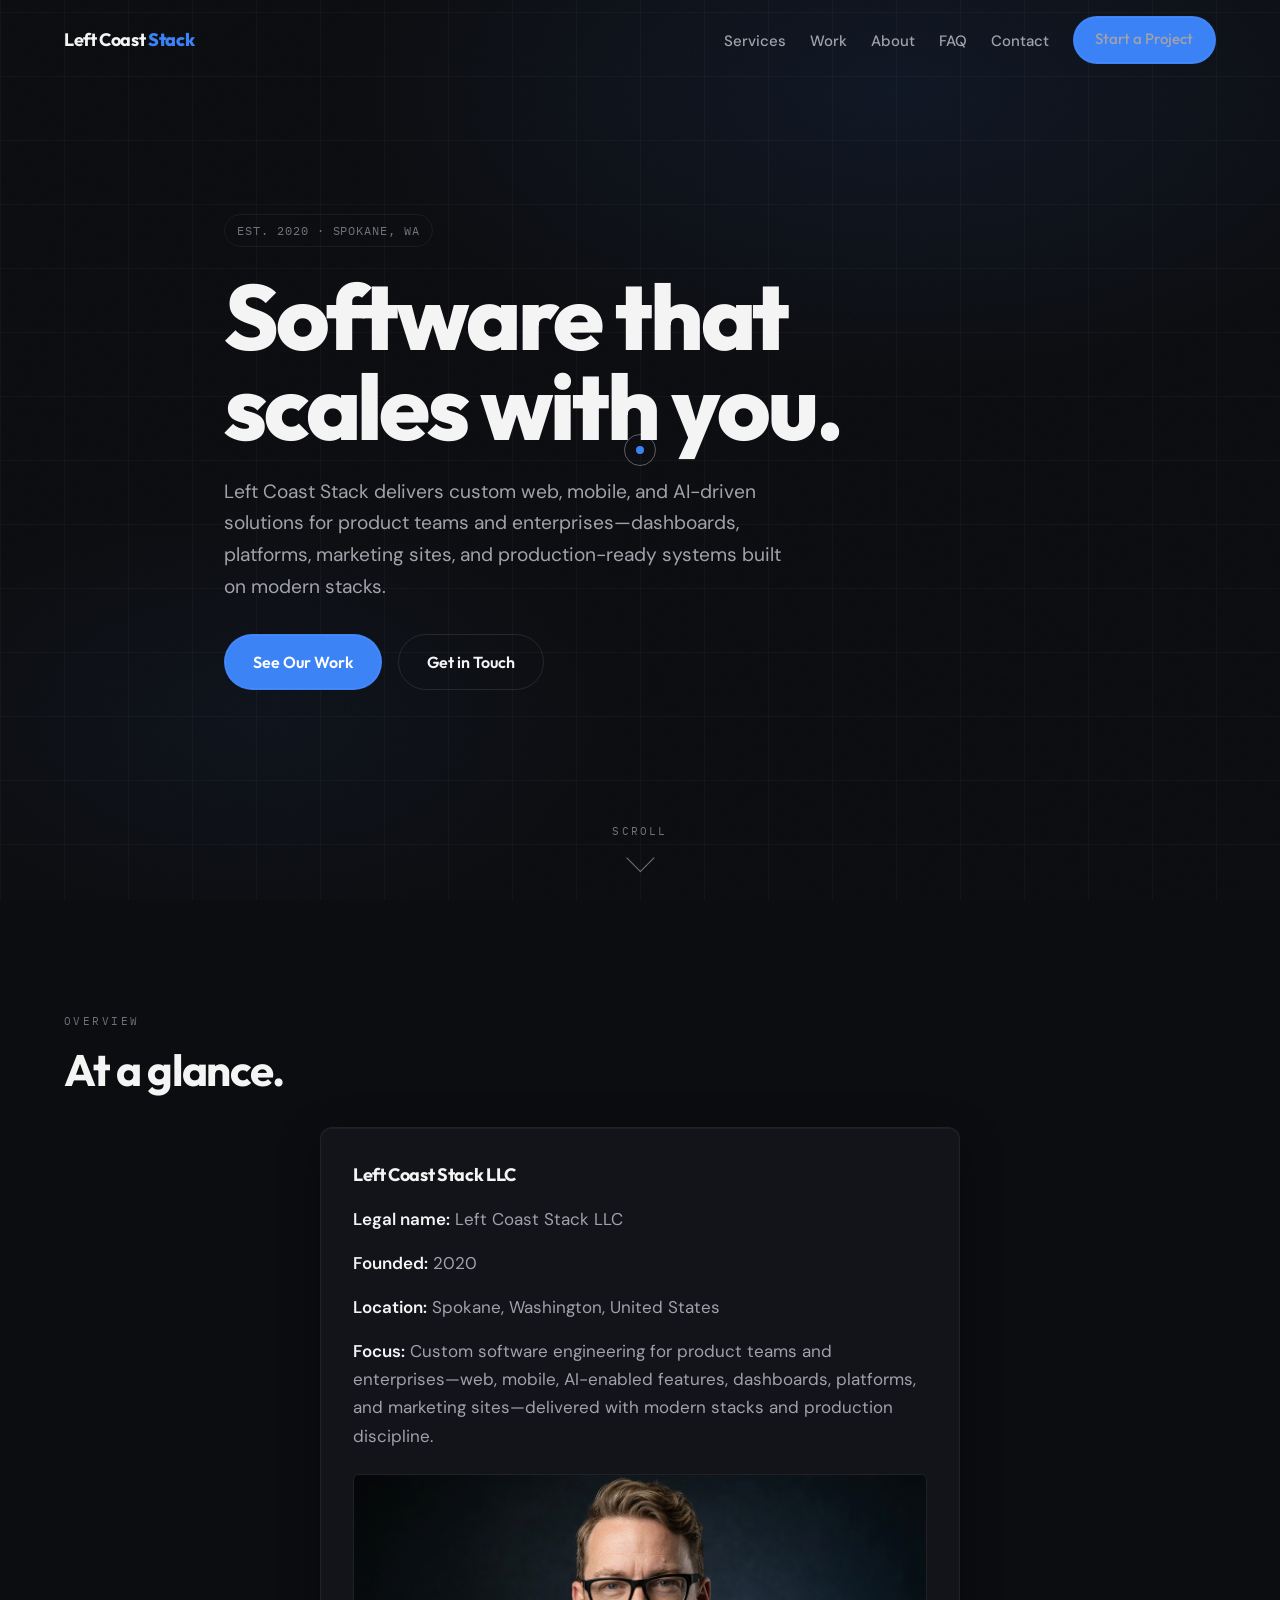
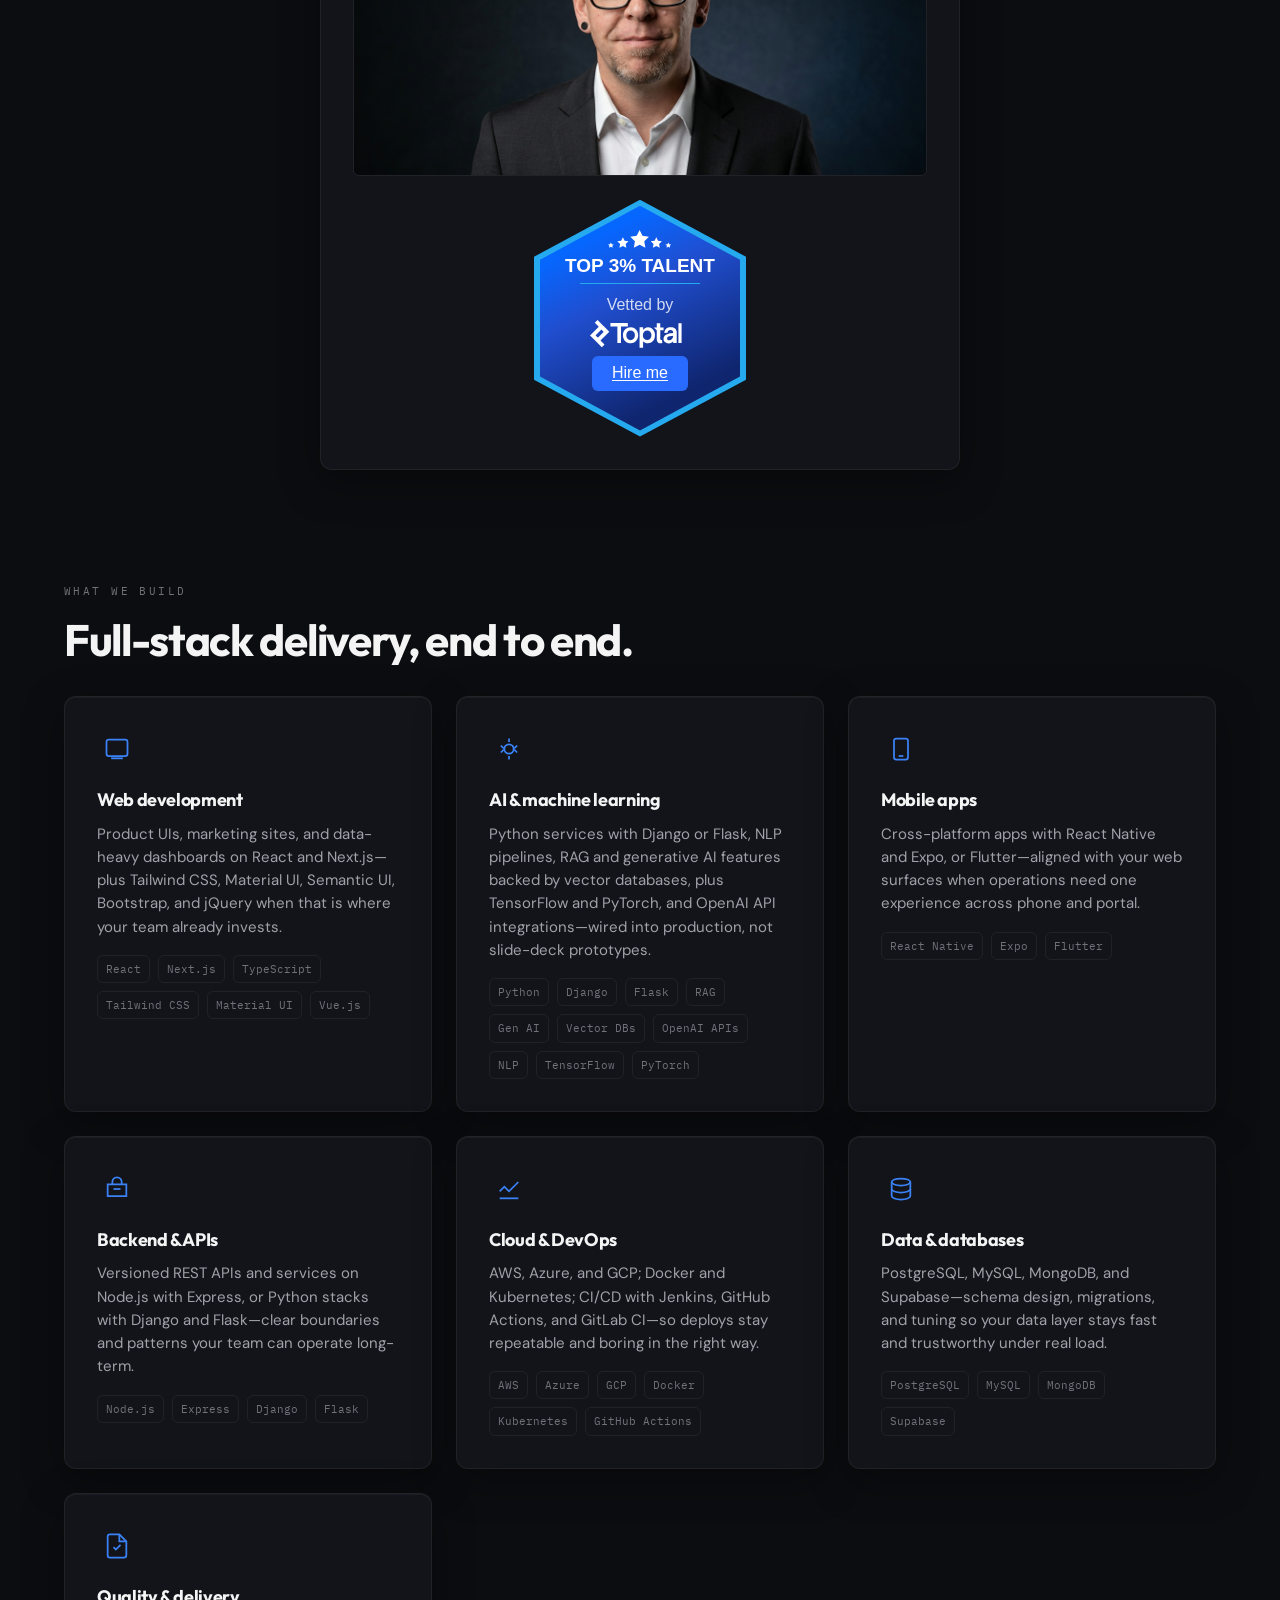
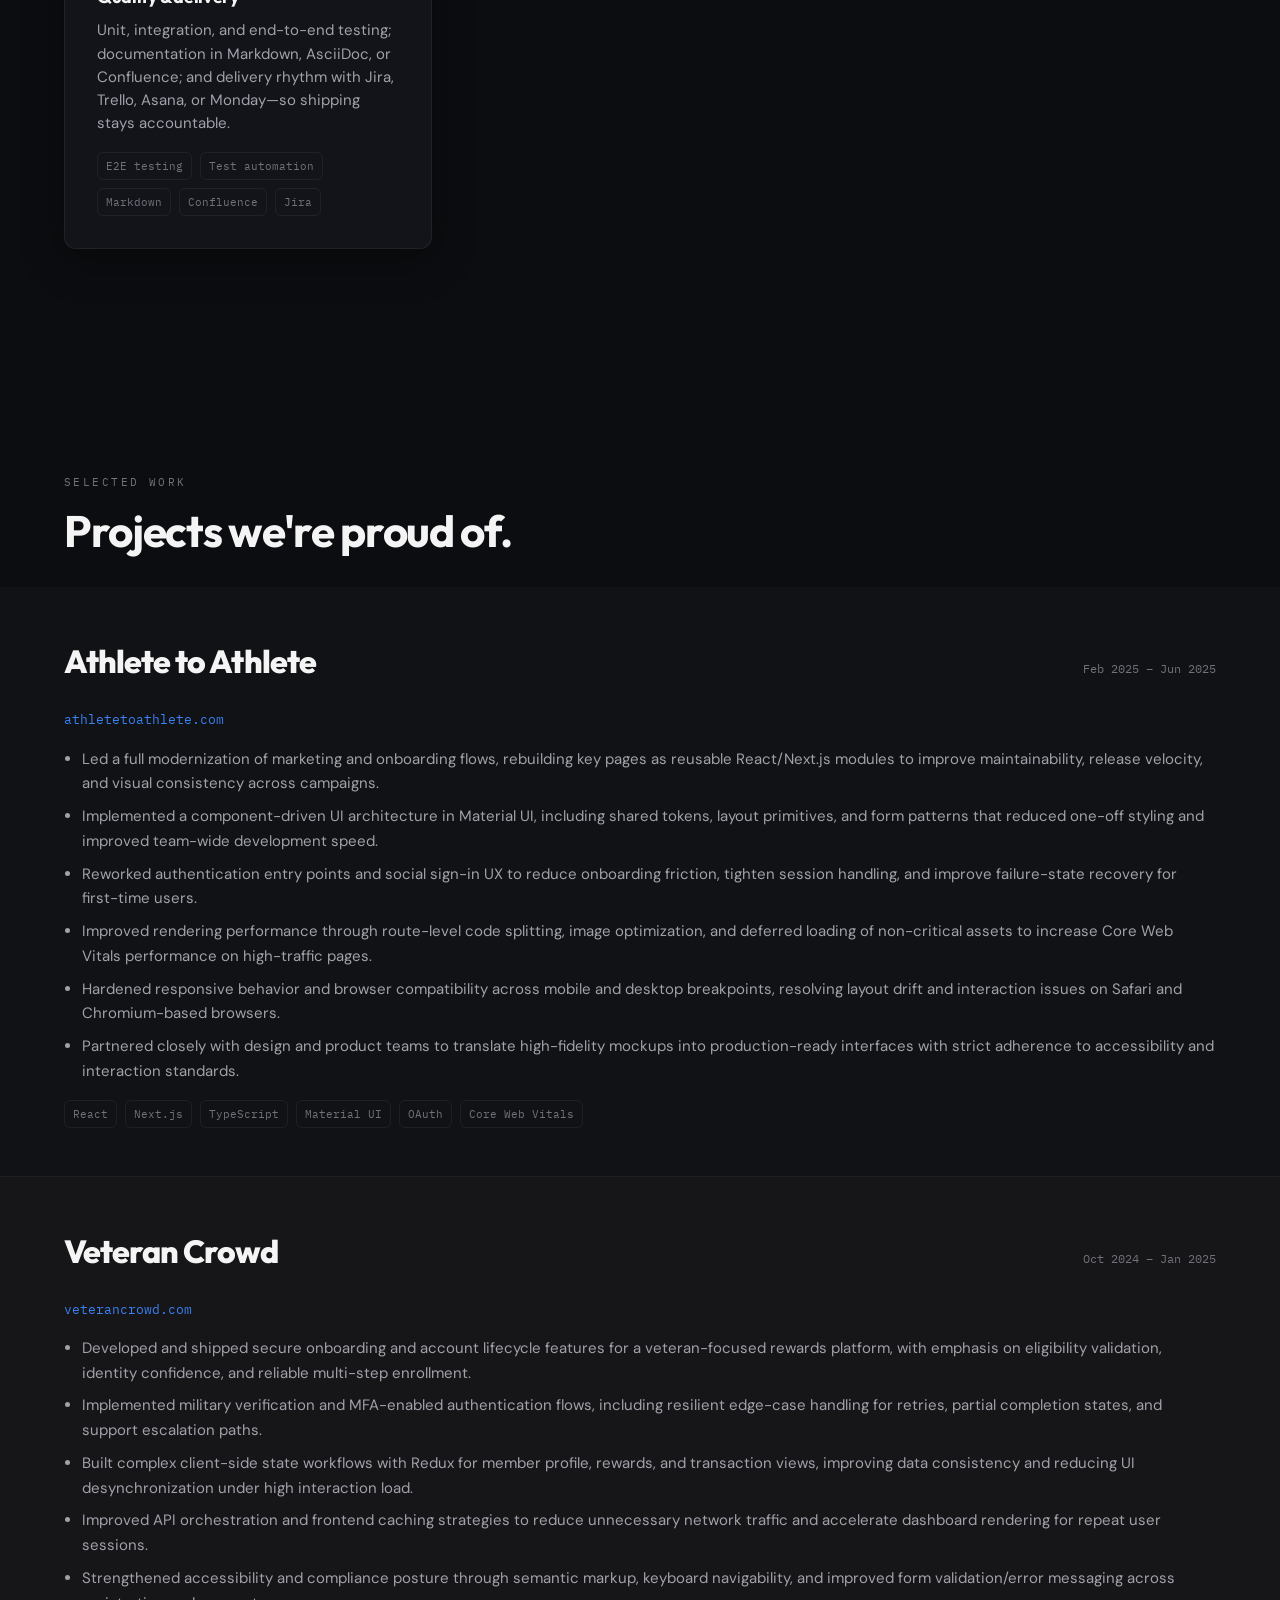
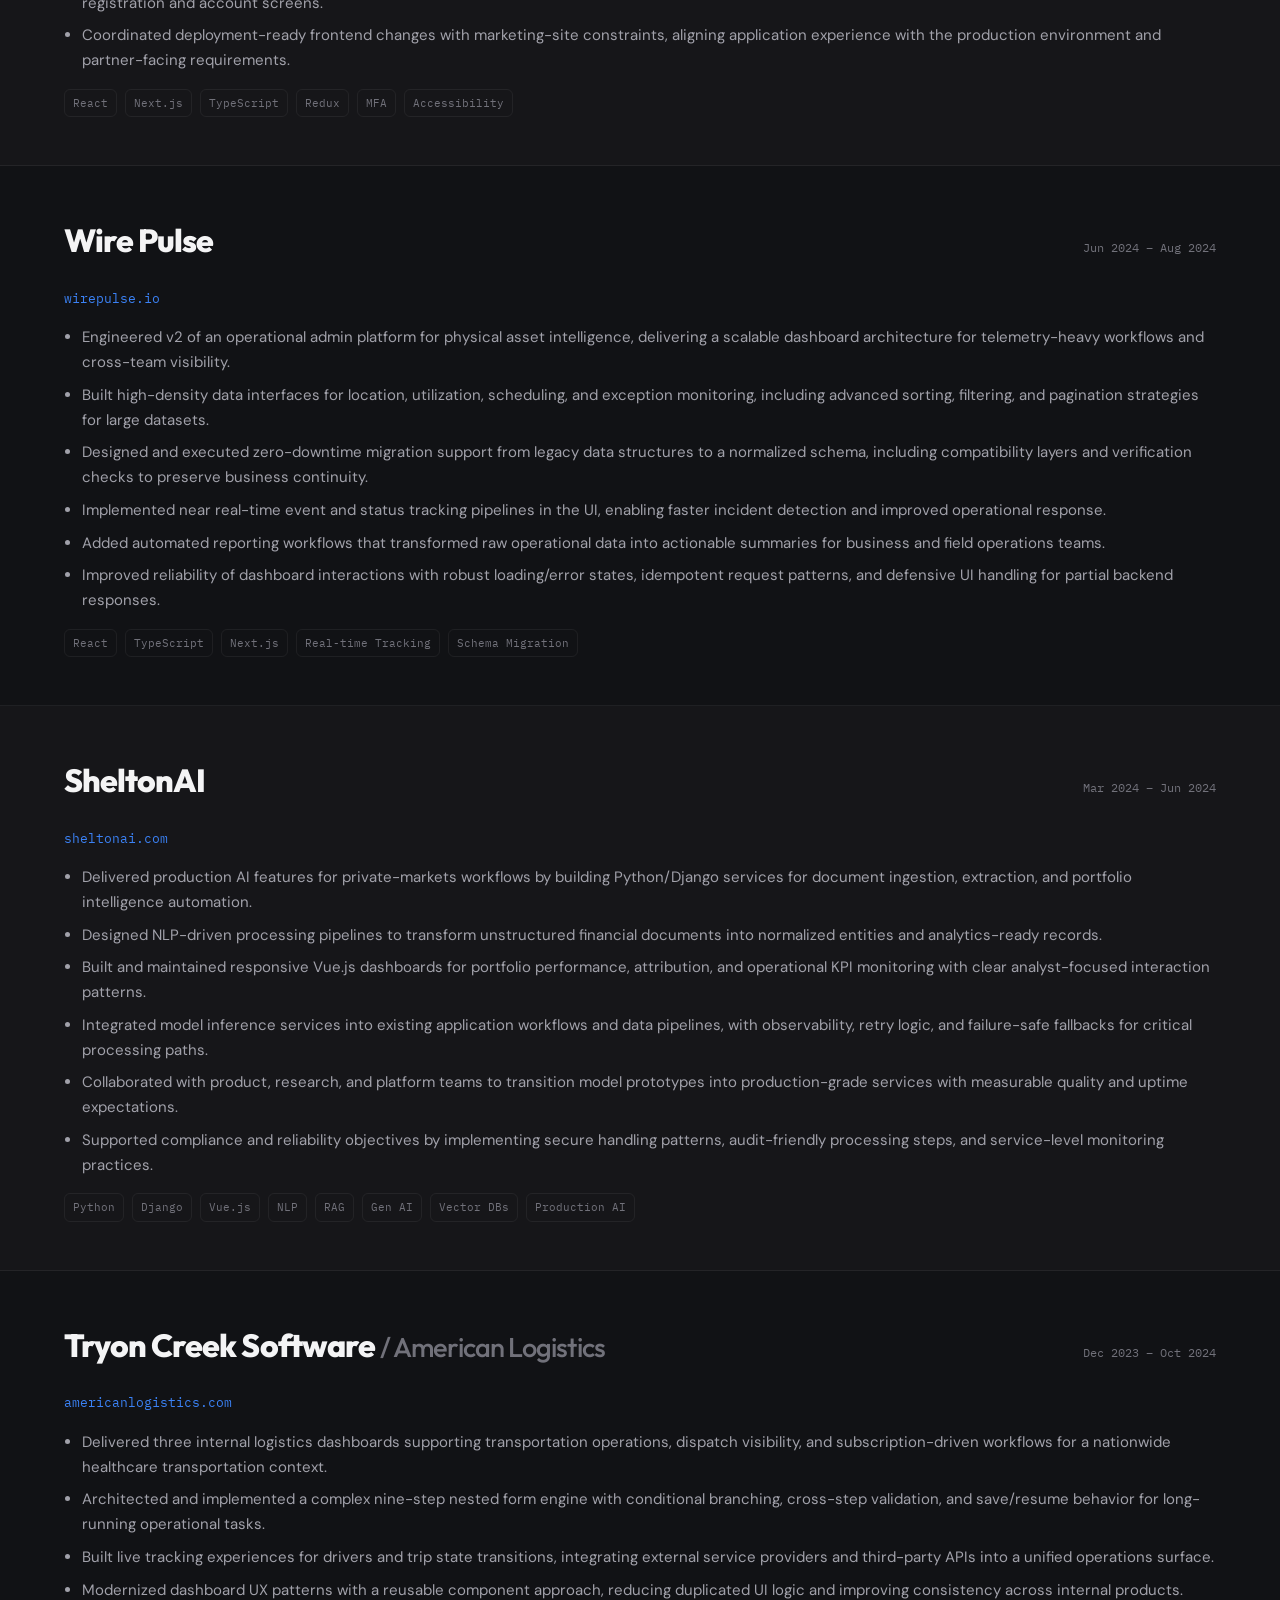
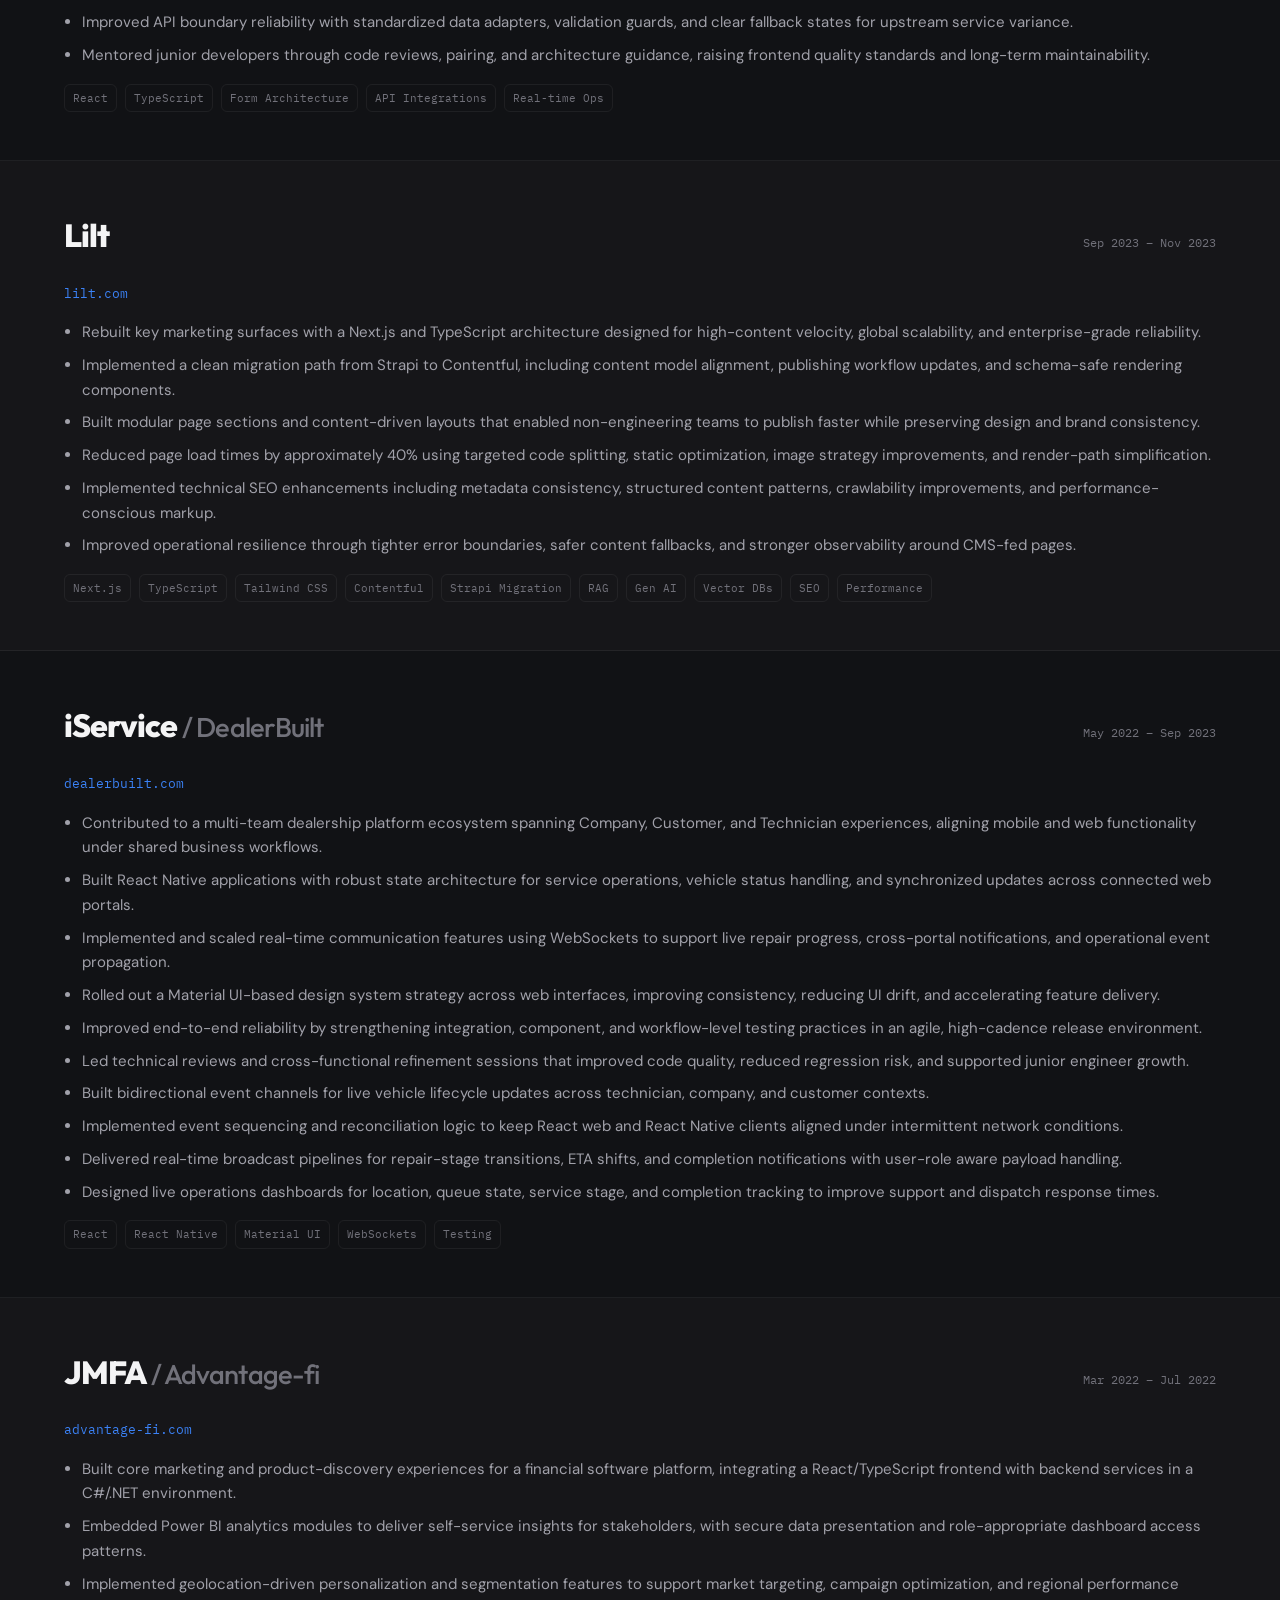
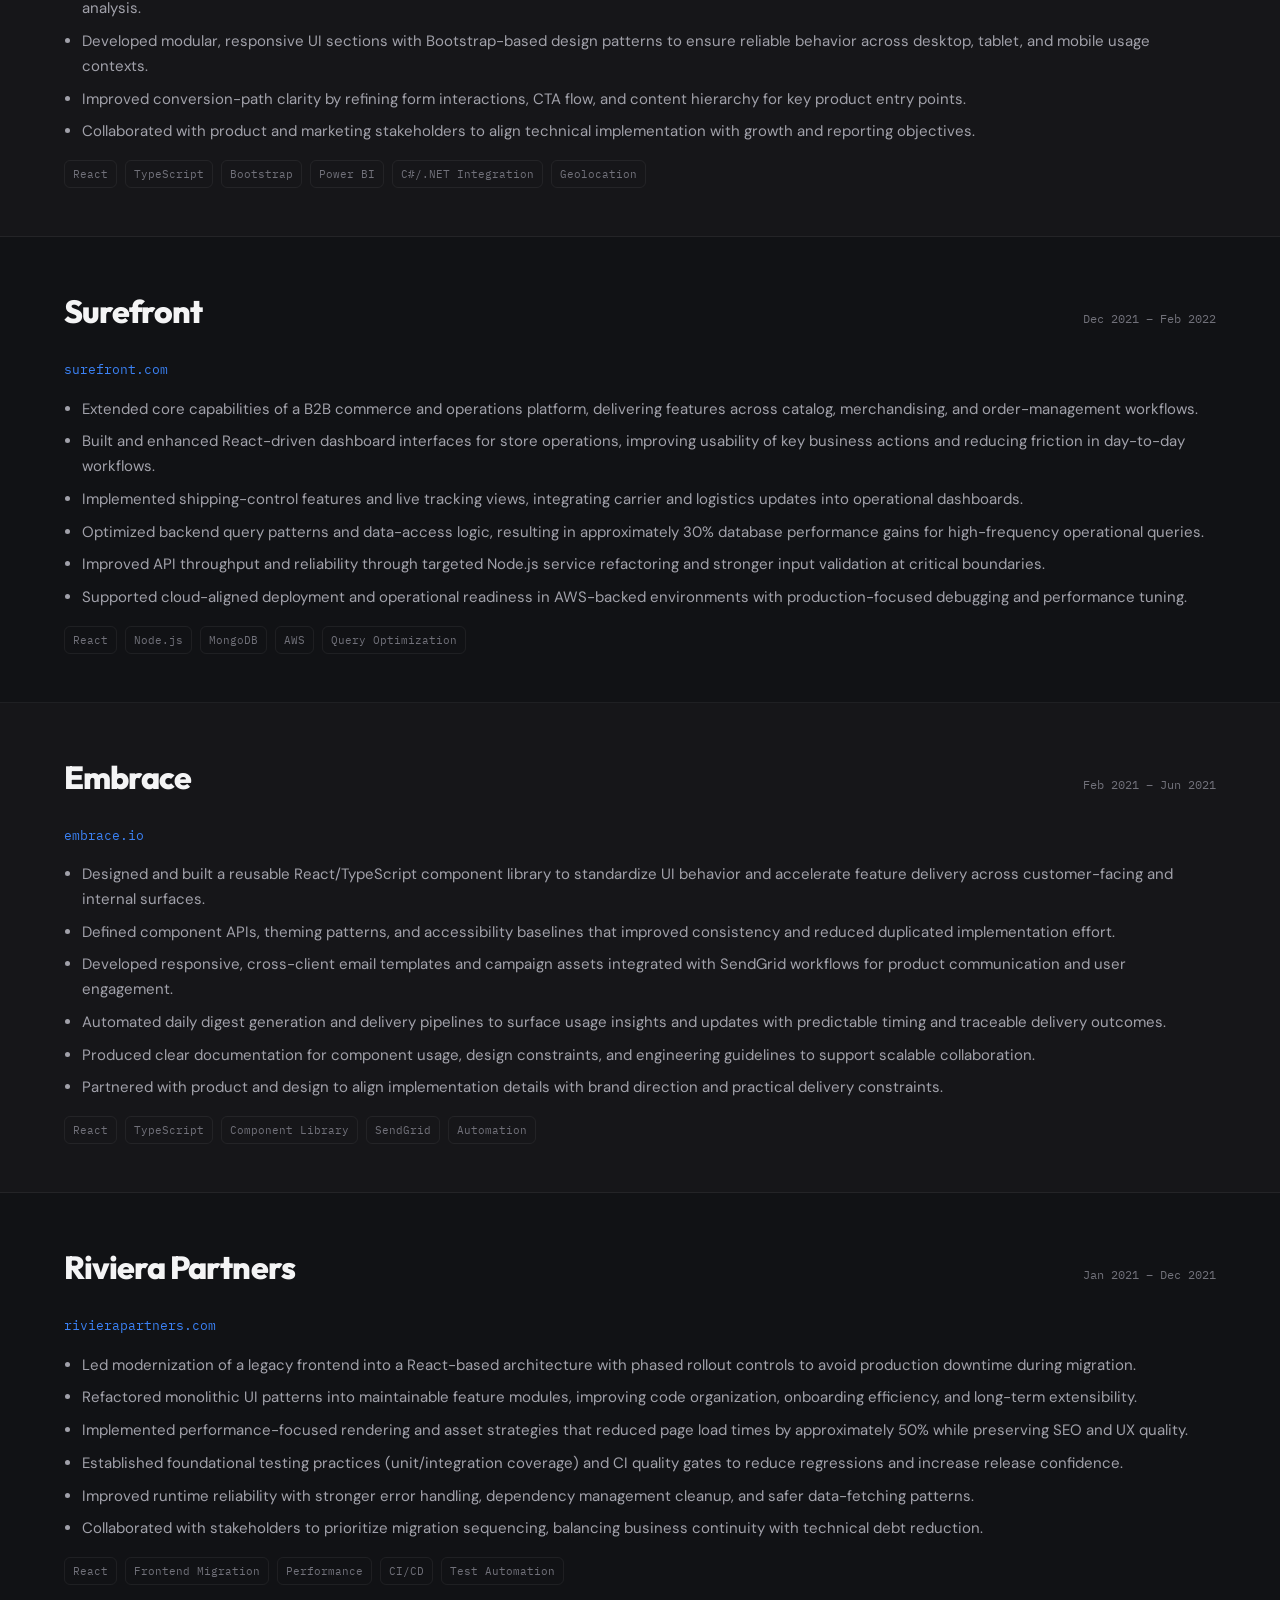
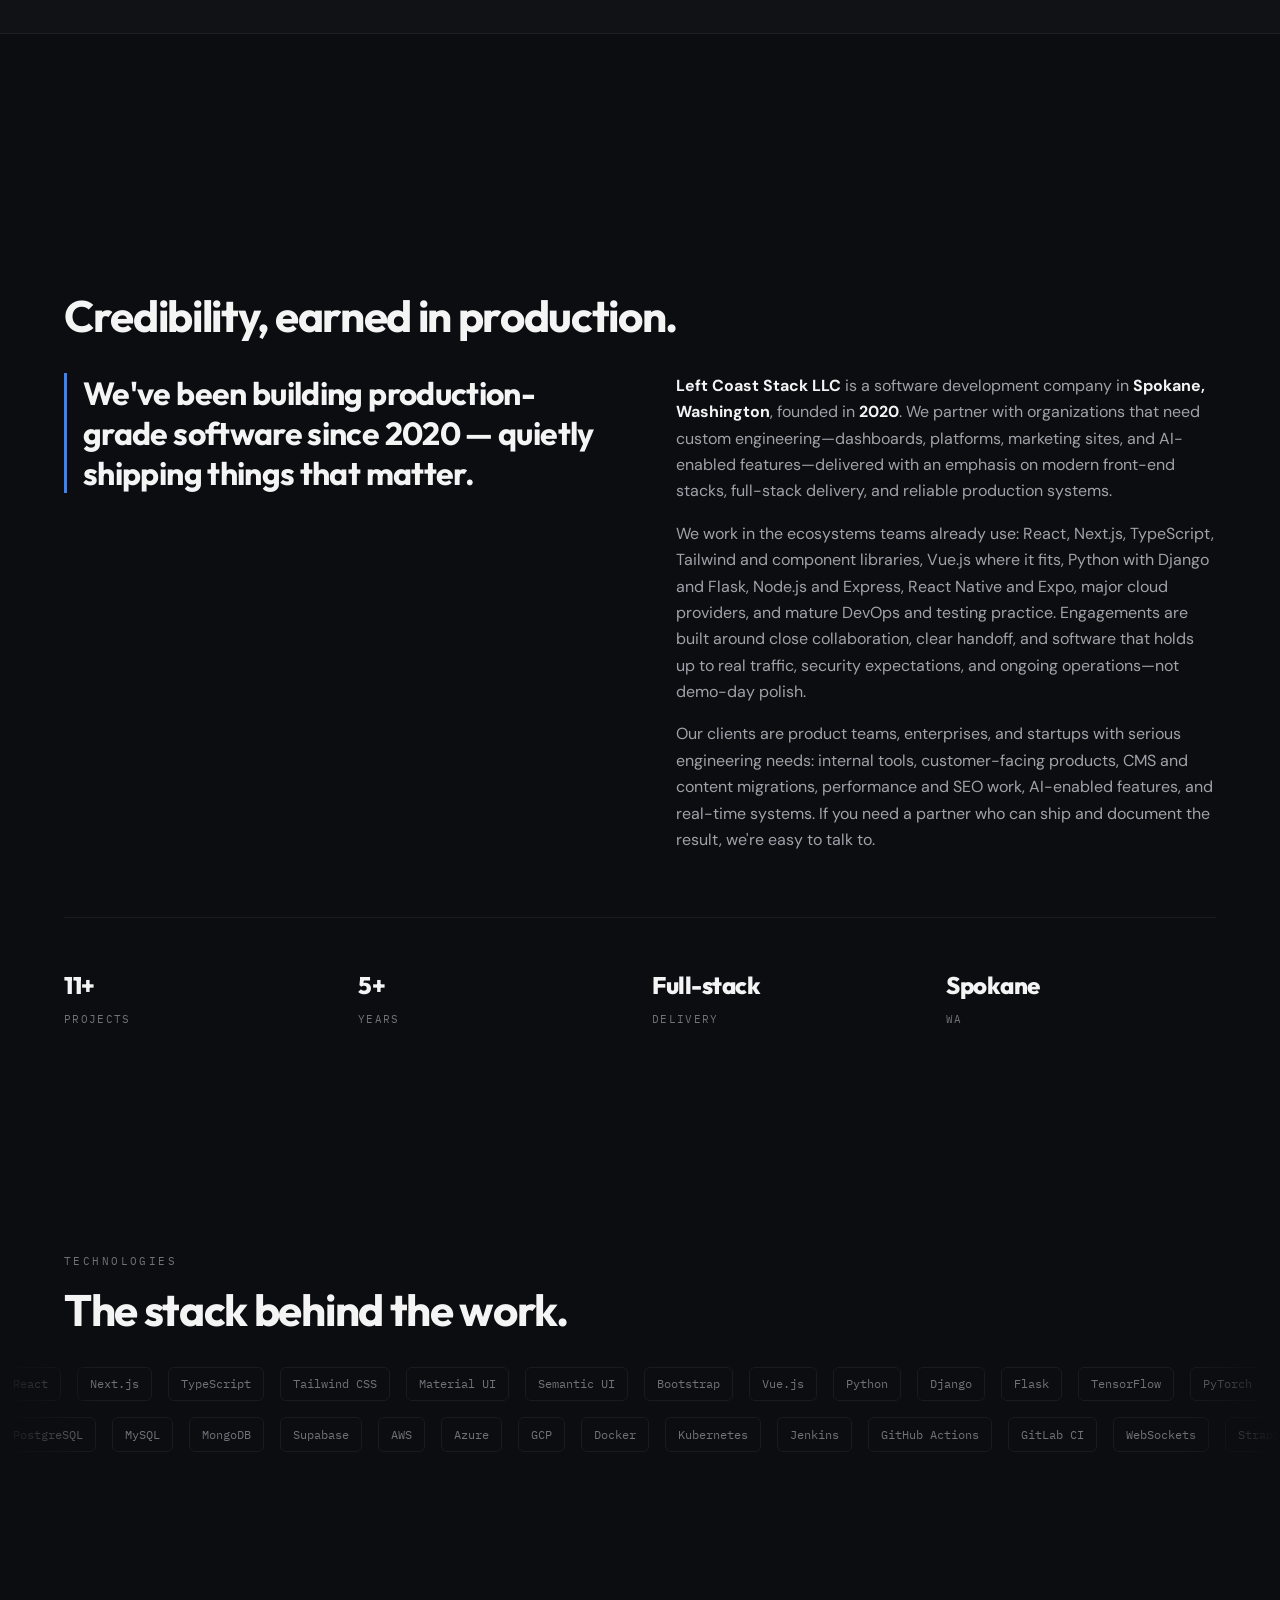
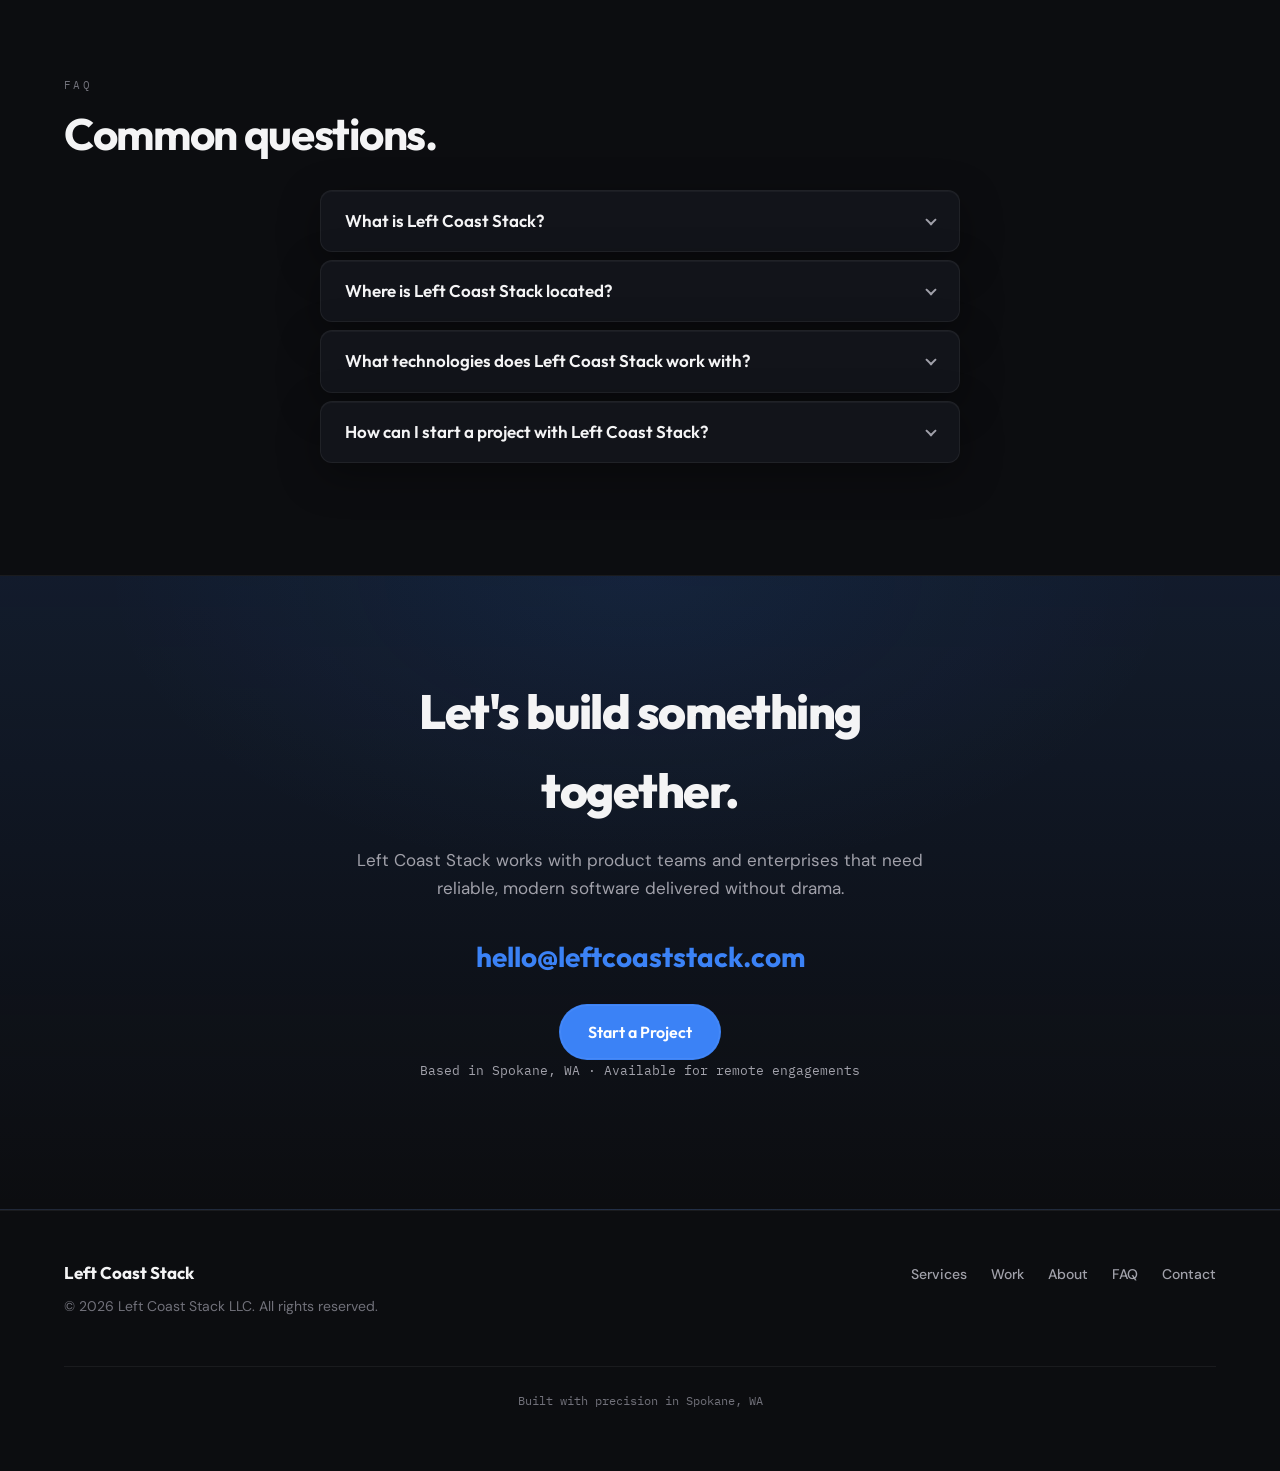
<file: about.html>
<!DOCTYPE html>
<!--
  Entry URL only: sends visitors to the single-page site at index.html#about.
  Section markup lives in index.html (id="about"). This is not an HTMX partial.
-->
<html lang="en">
  <head>
    <meta charset="utf-8" />
    <meta name="viewport" content="width=device-width, initial-scale=1" />
    <meta
      name="description"
      content="About Left Coast Stack LLC — Spokane software company since 2020. Redirecting to the main site."
    />
    <title>About — Left Coast Stack LLC</title>
    <link rel="icon" href="favicon.svg" type="image/svg+xml" />
    <link rel="canonical" href="https://leftcoaststack.com/#about" />
    <meta http-equiv="refresh" content="0; url=index.html#about" />
    <script>
      location.replace("index.html#about");
    </script>
  </head>
  <body>
    <p>
      <a href="index.html#about">Continue to About — Left Coast Stack</a>
    </p>
  </body>
</html>
</file>
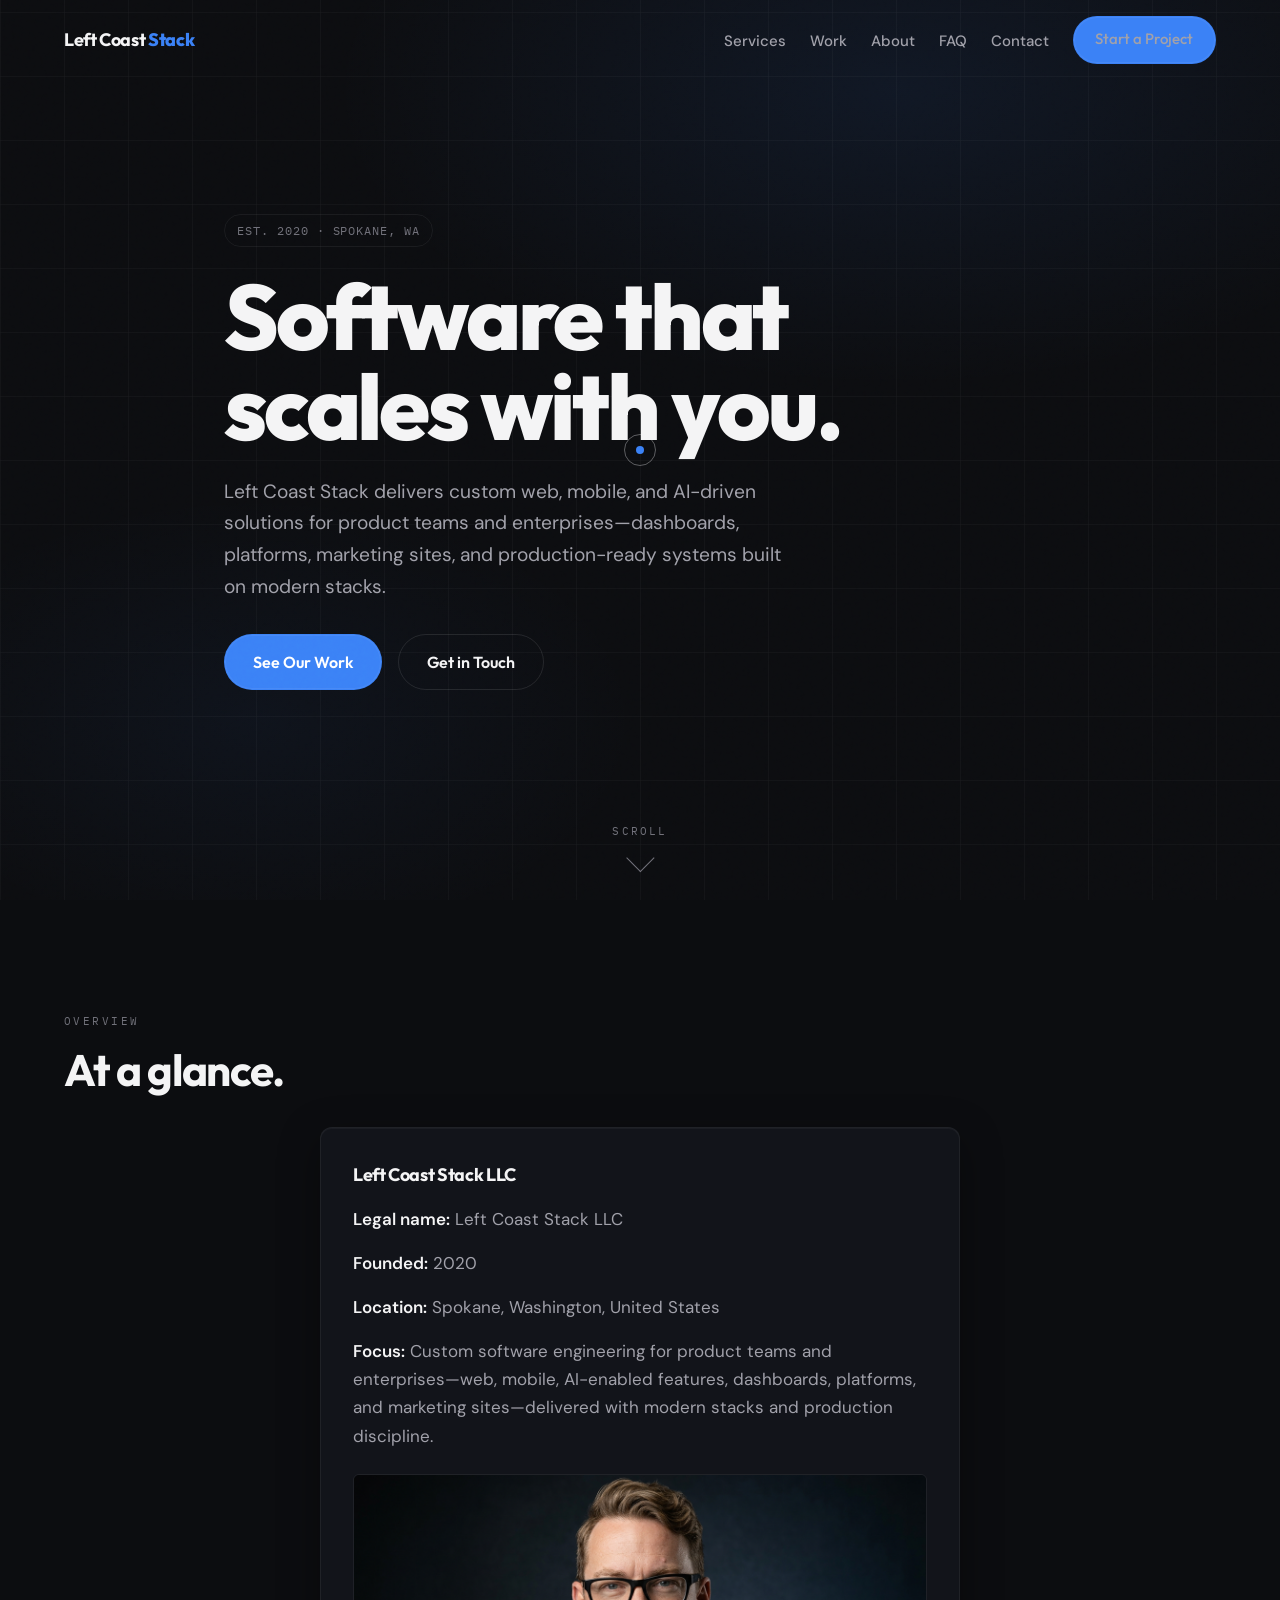
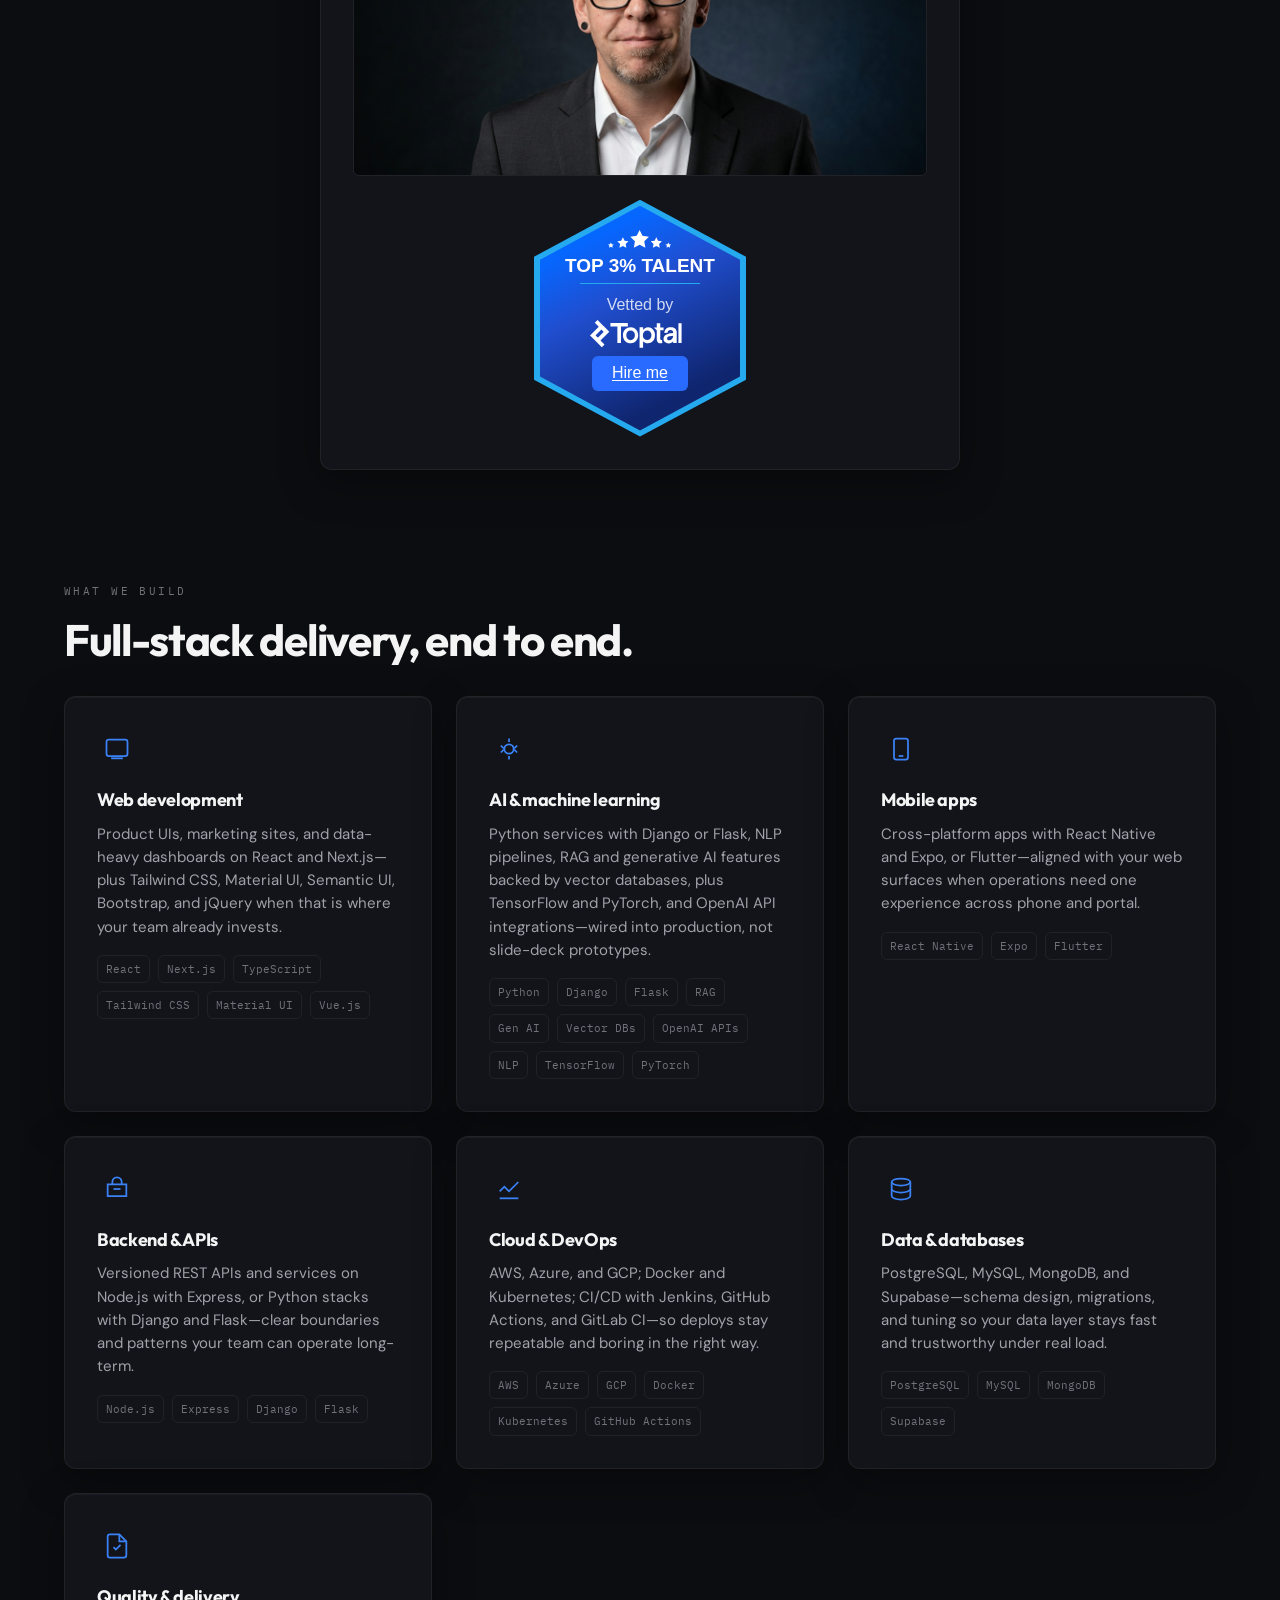
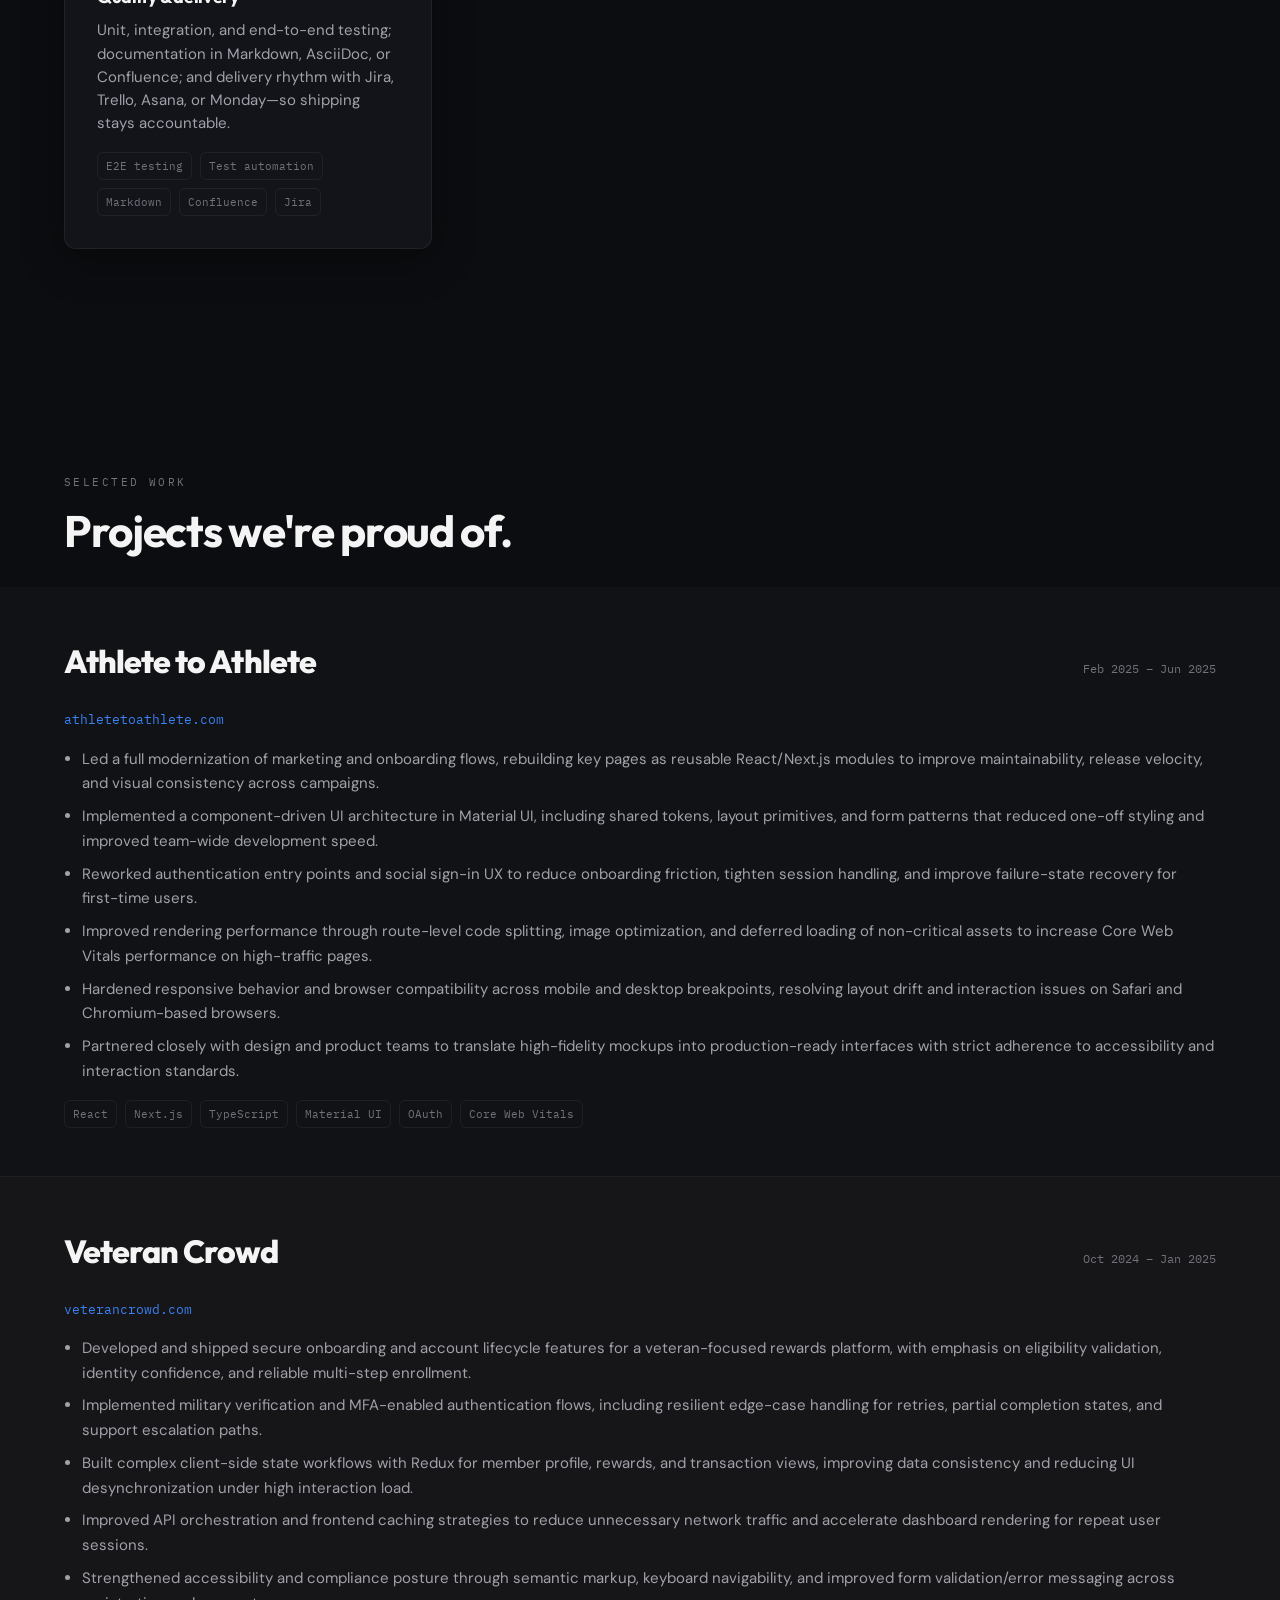
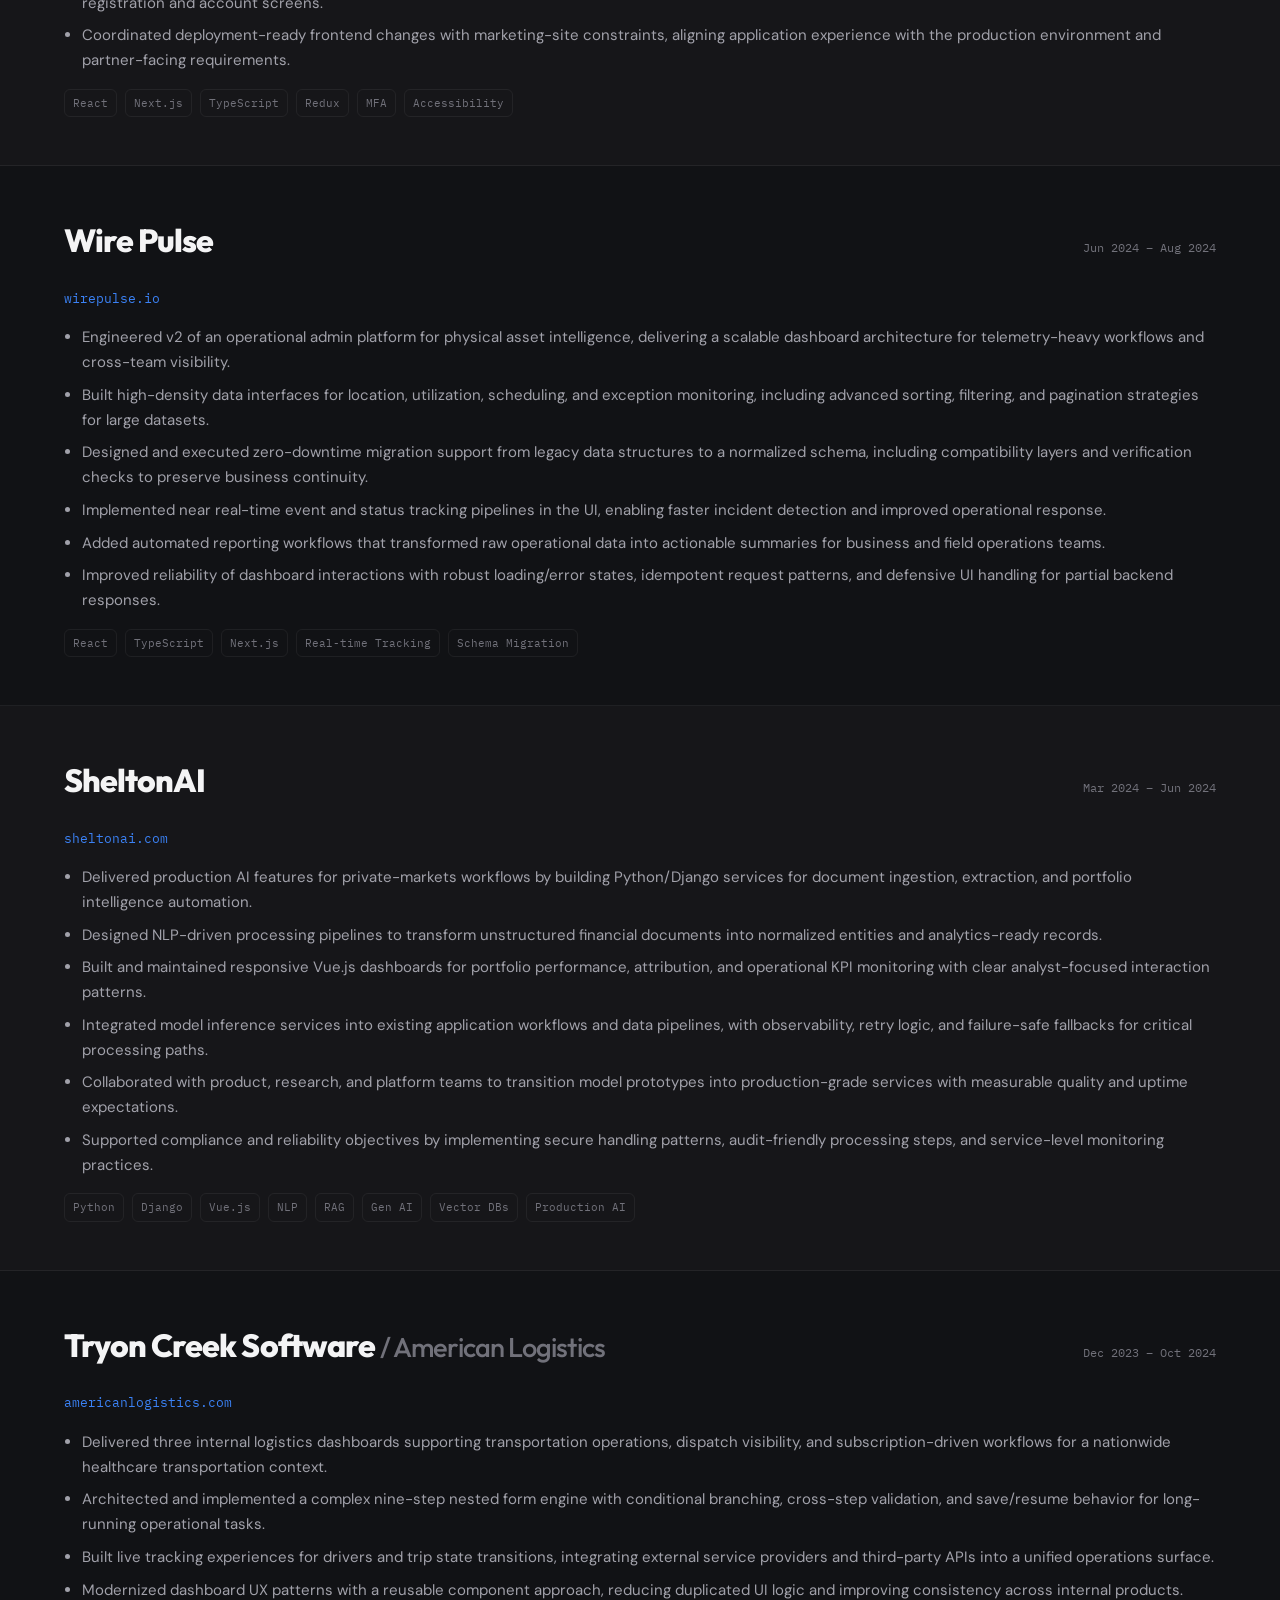
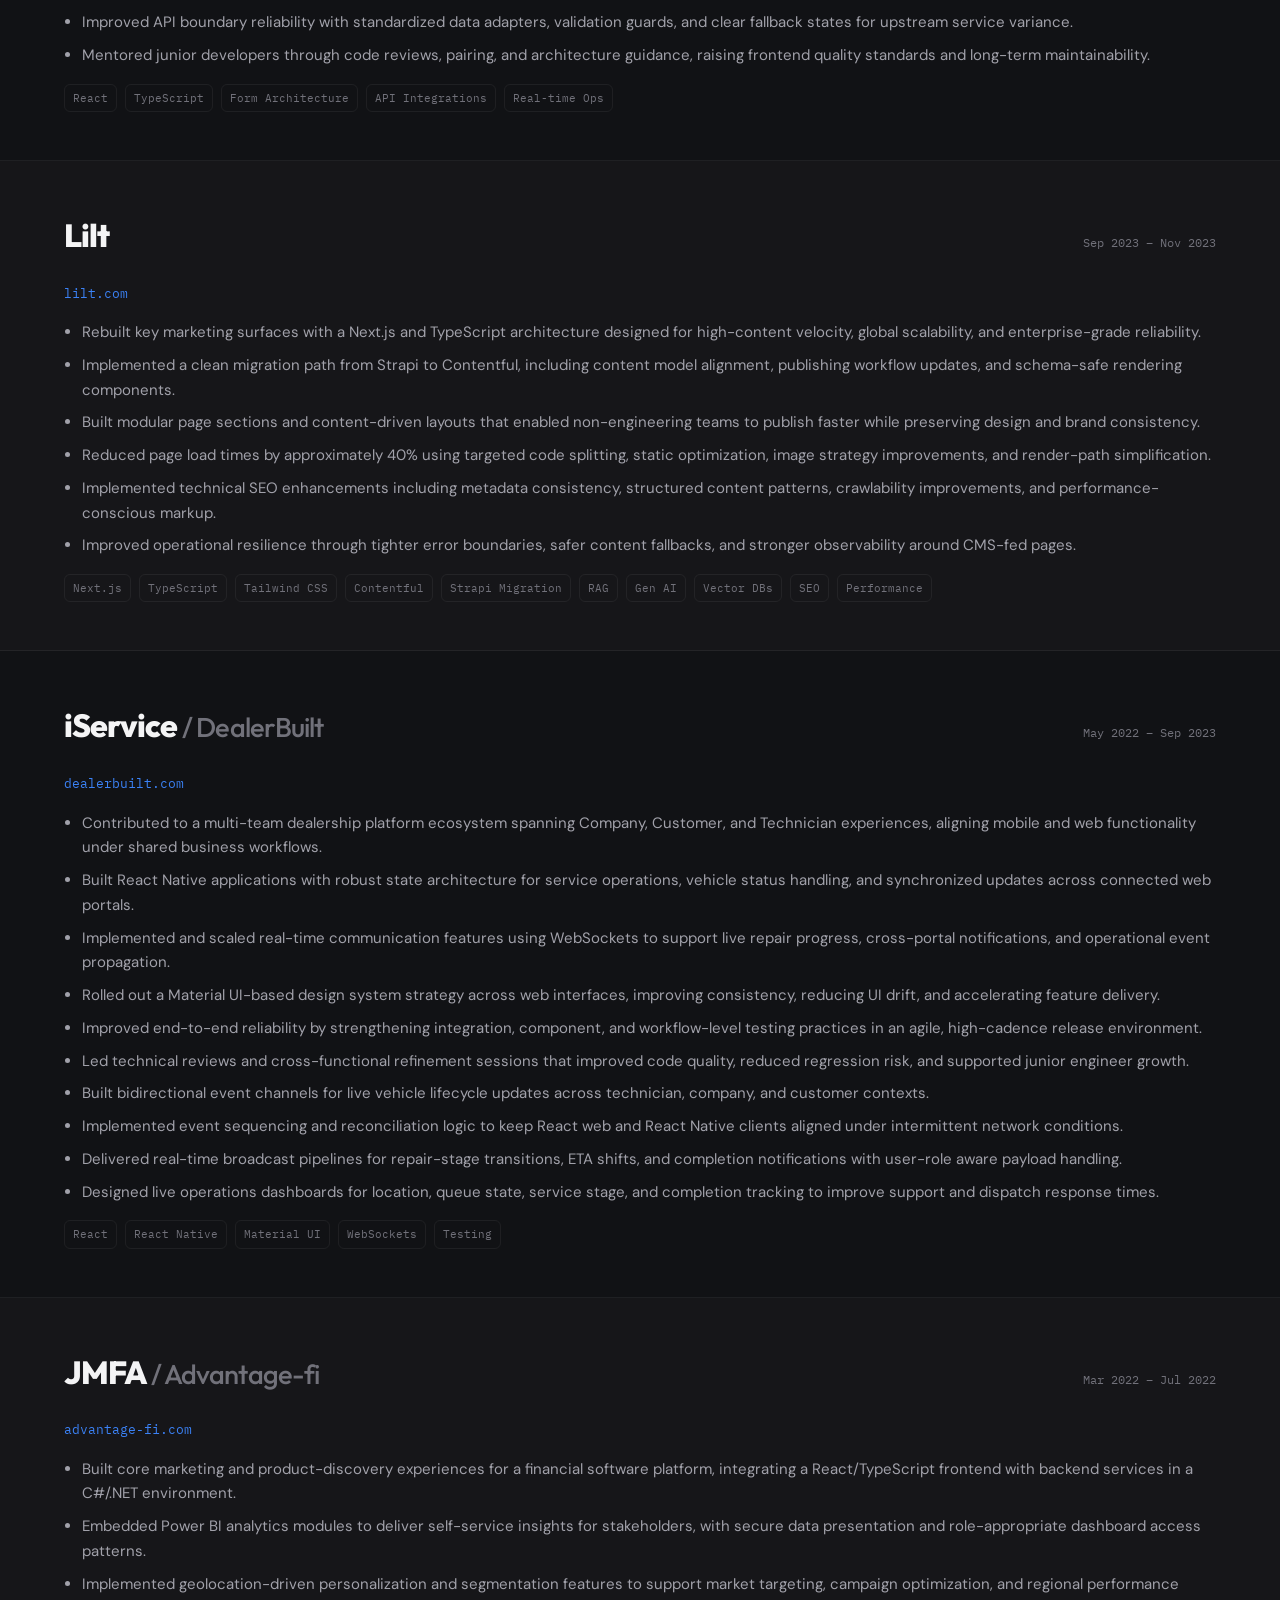
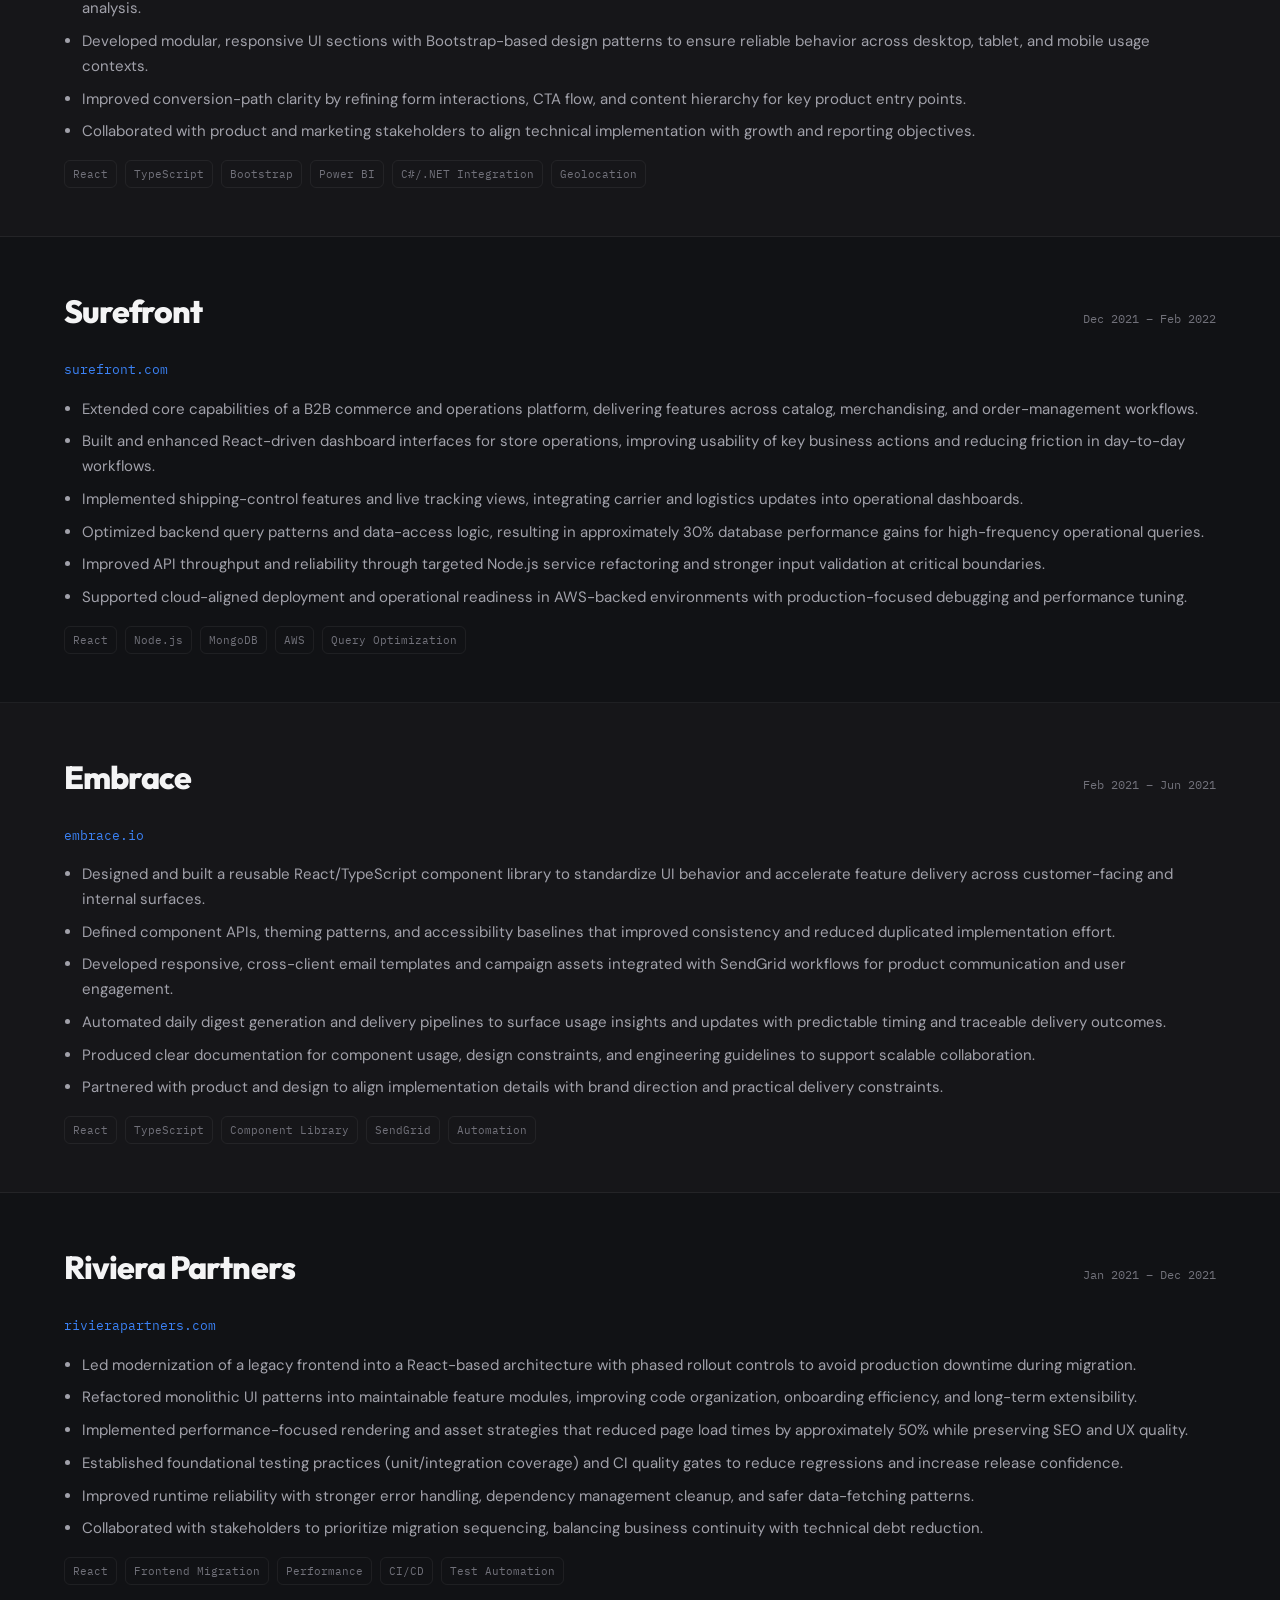
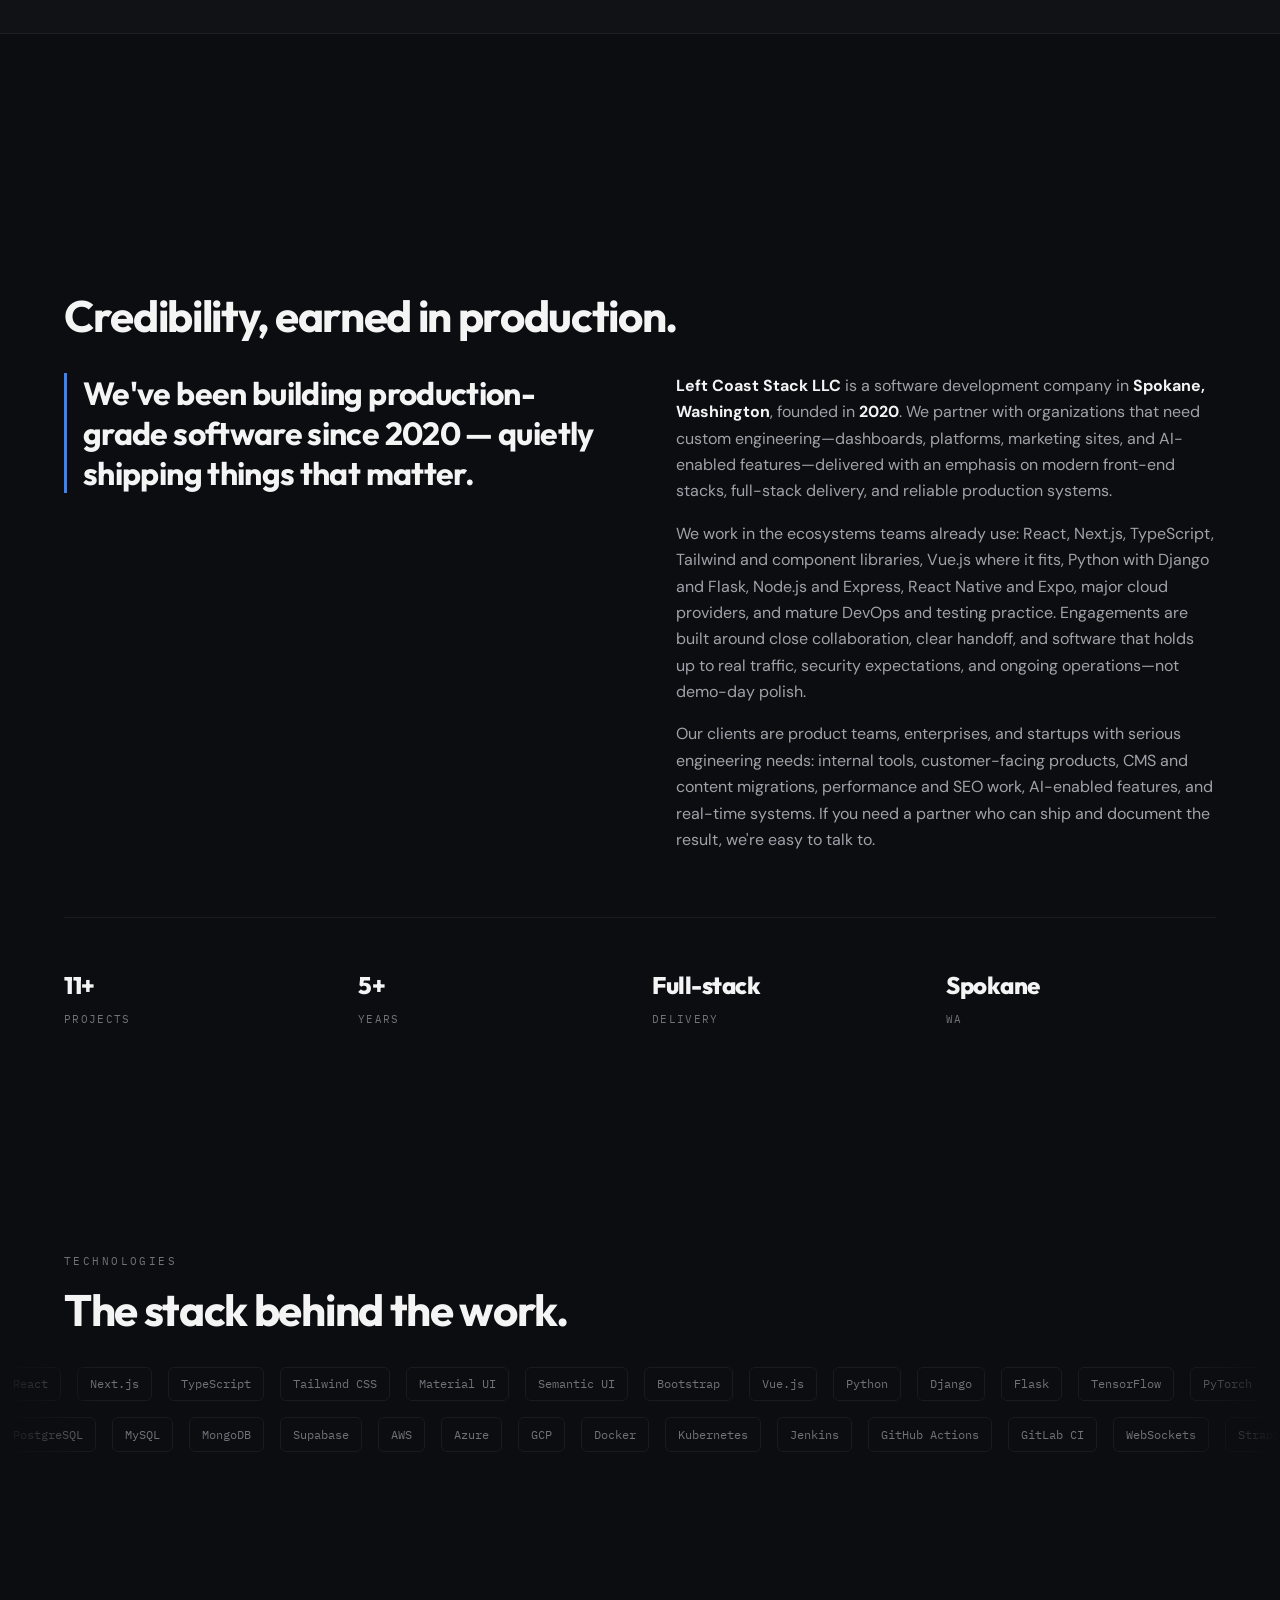
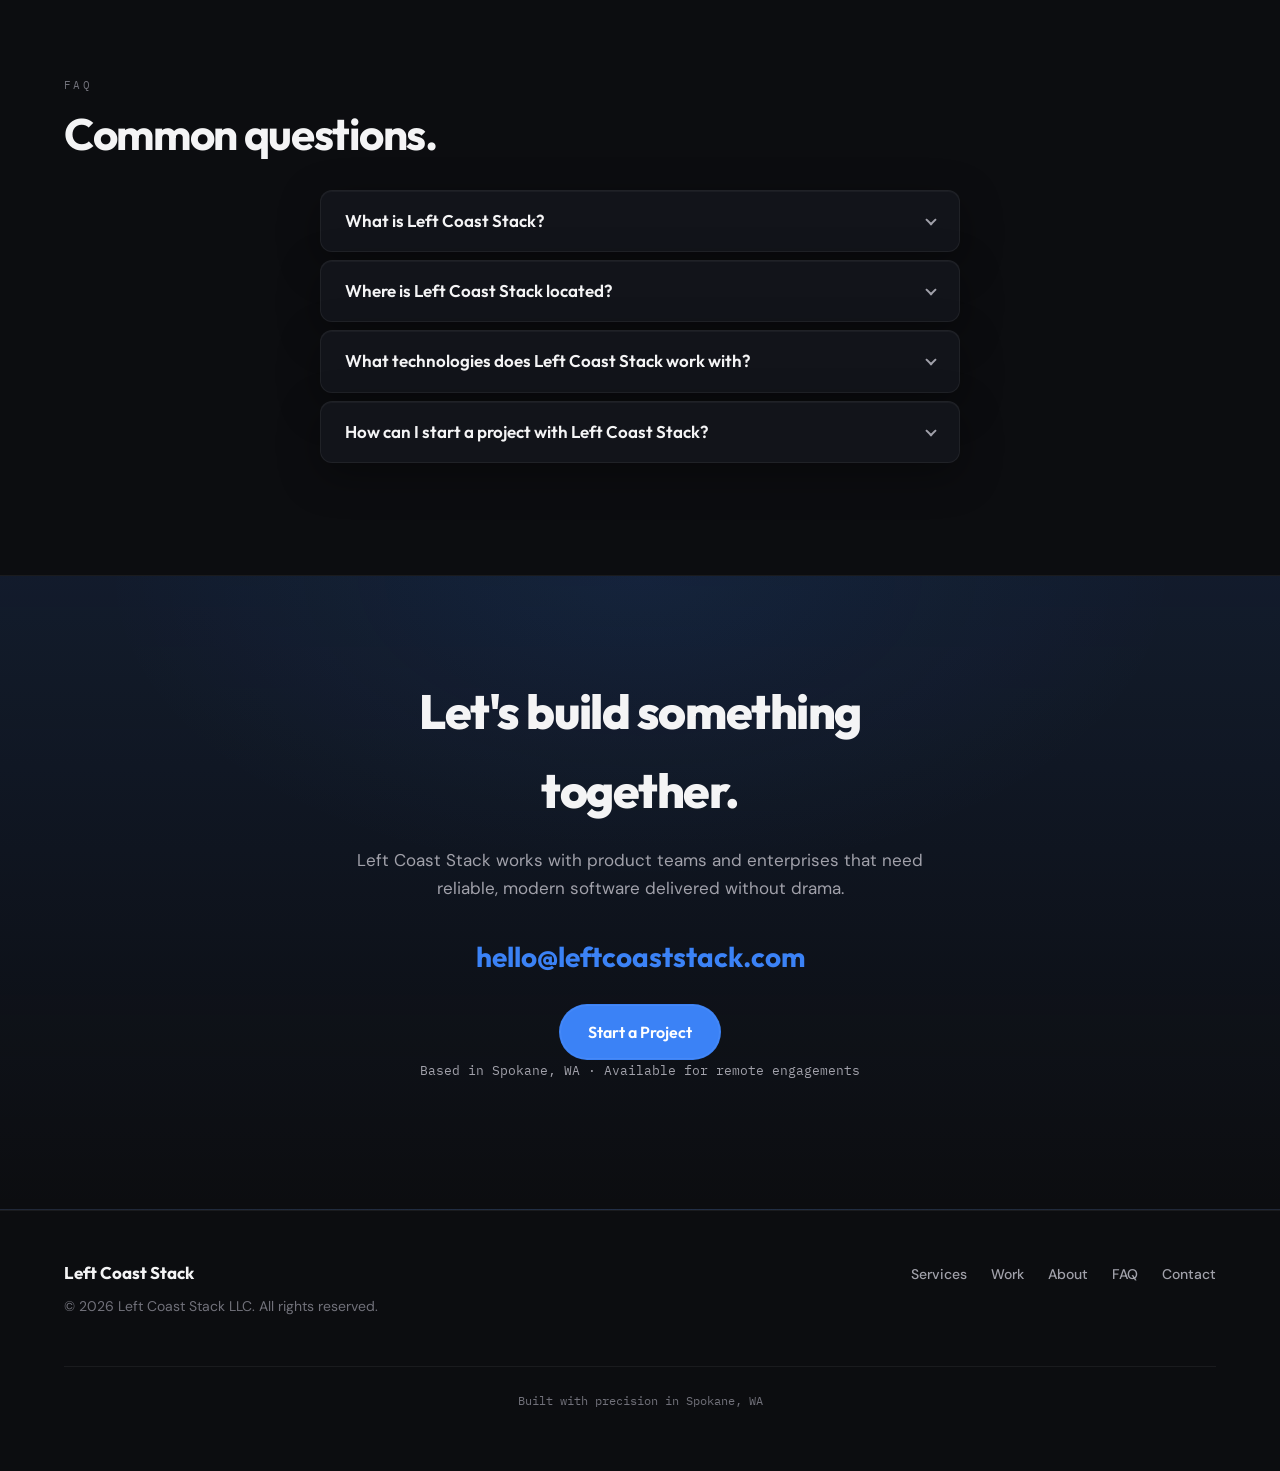
<file: contact.html>
<!DOCTYPE html>
<!--
  Entry URL only: sends visitors to the single-page site at index.html#contact.
  Section markup lives in index.html (id="contact"). This is not an HTMX partial.
-->
<html lang="en">
  <head>
    <meta charset="utf-8" />
    <meta name="viewport" content="width=device-width, initial-scale=1" />
    <meta
      name="description"
      content="Contact Left Coast Stack LLC — software development inquiries. Redirecting to the main site."
    />
    <title>Contact — Left Coast Stack LLC</title>
    <link rel="icon" href="favicon.svg" type="image/svg+xml" />
    <link rel="canonical" href="https://leftcoaststack.com/#contact" />
    <meta http-equiv="refresh" content="0; url=index.html#contact" />
    <script>
      location.replace("index.html#contact");
    </script>
  </head>
  <body>
    <p>
      <a href="index.html#contact">Continue to Contact — Left Coast Stack</a>
    </p>
  </body>
</html>
</file>
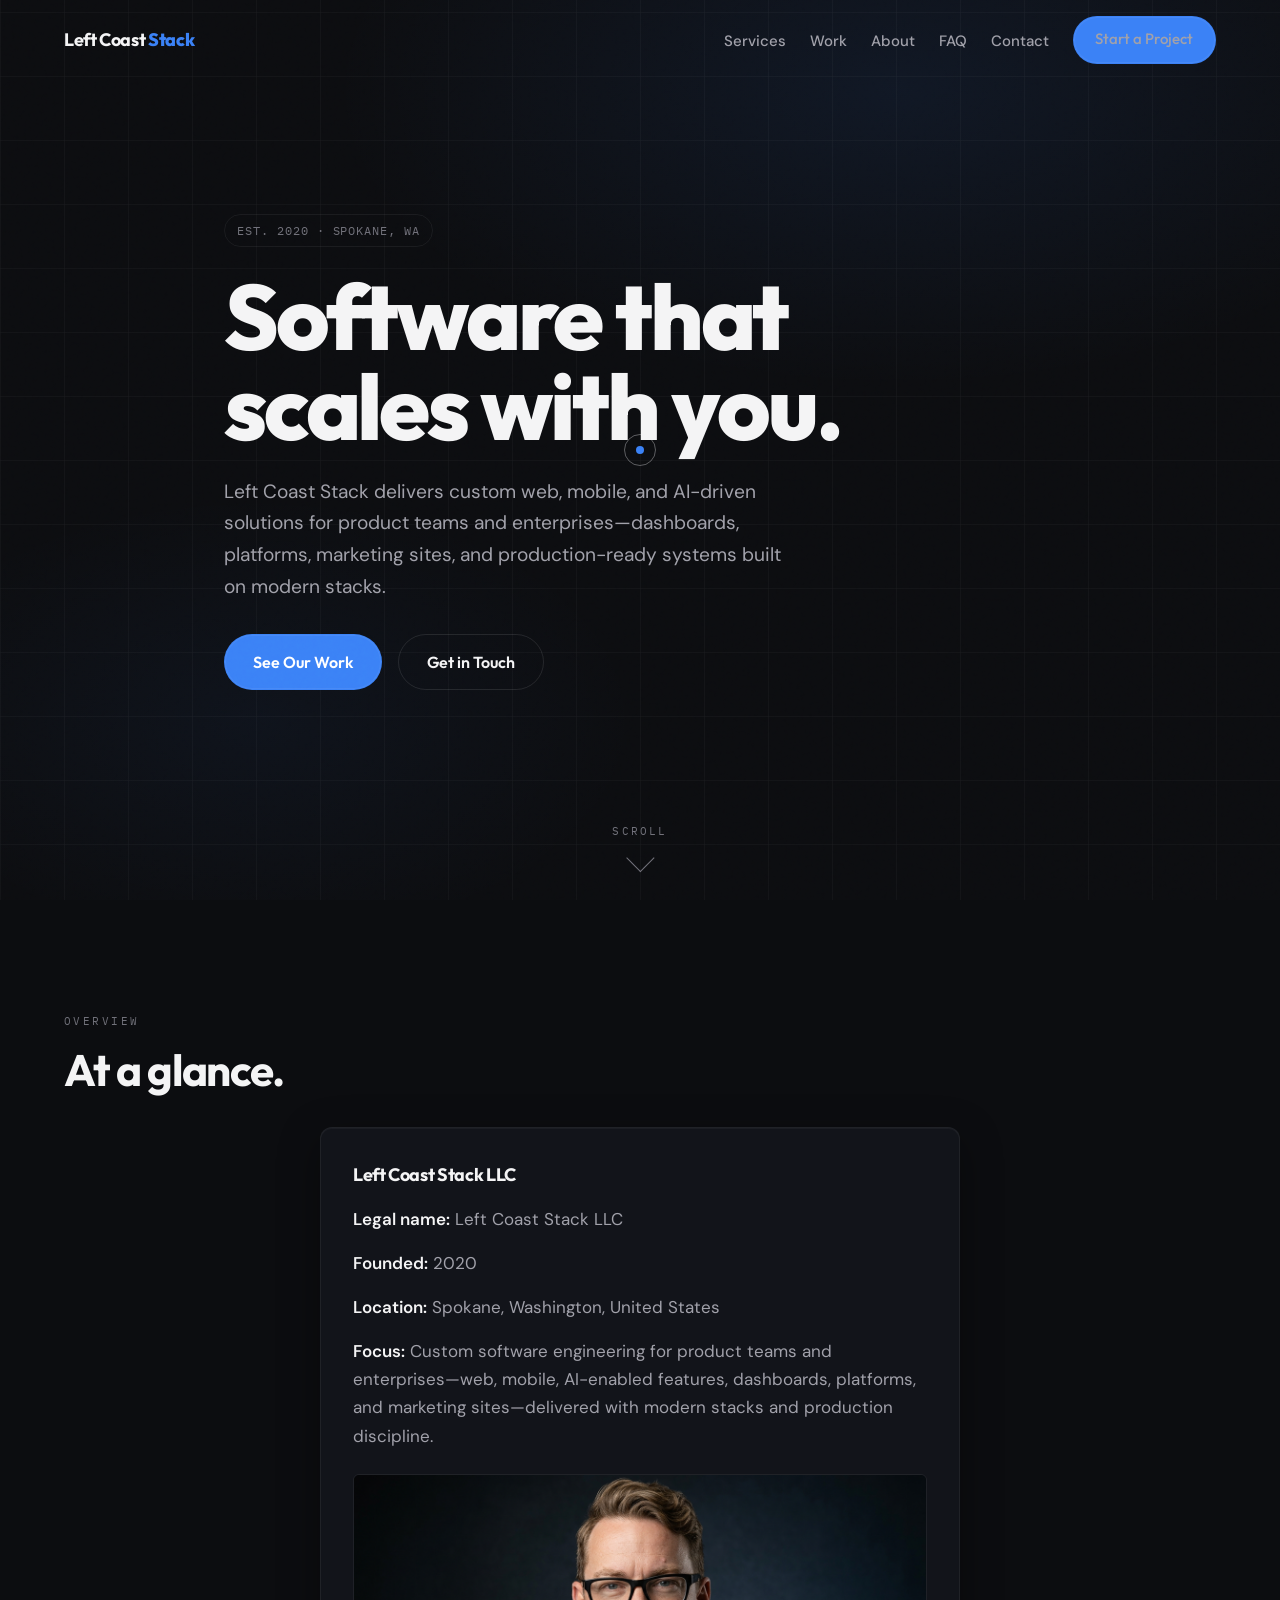
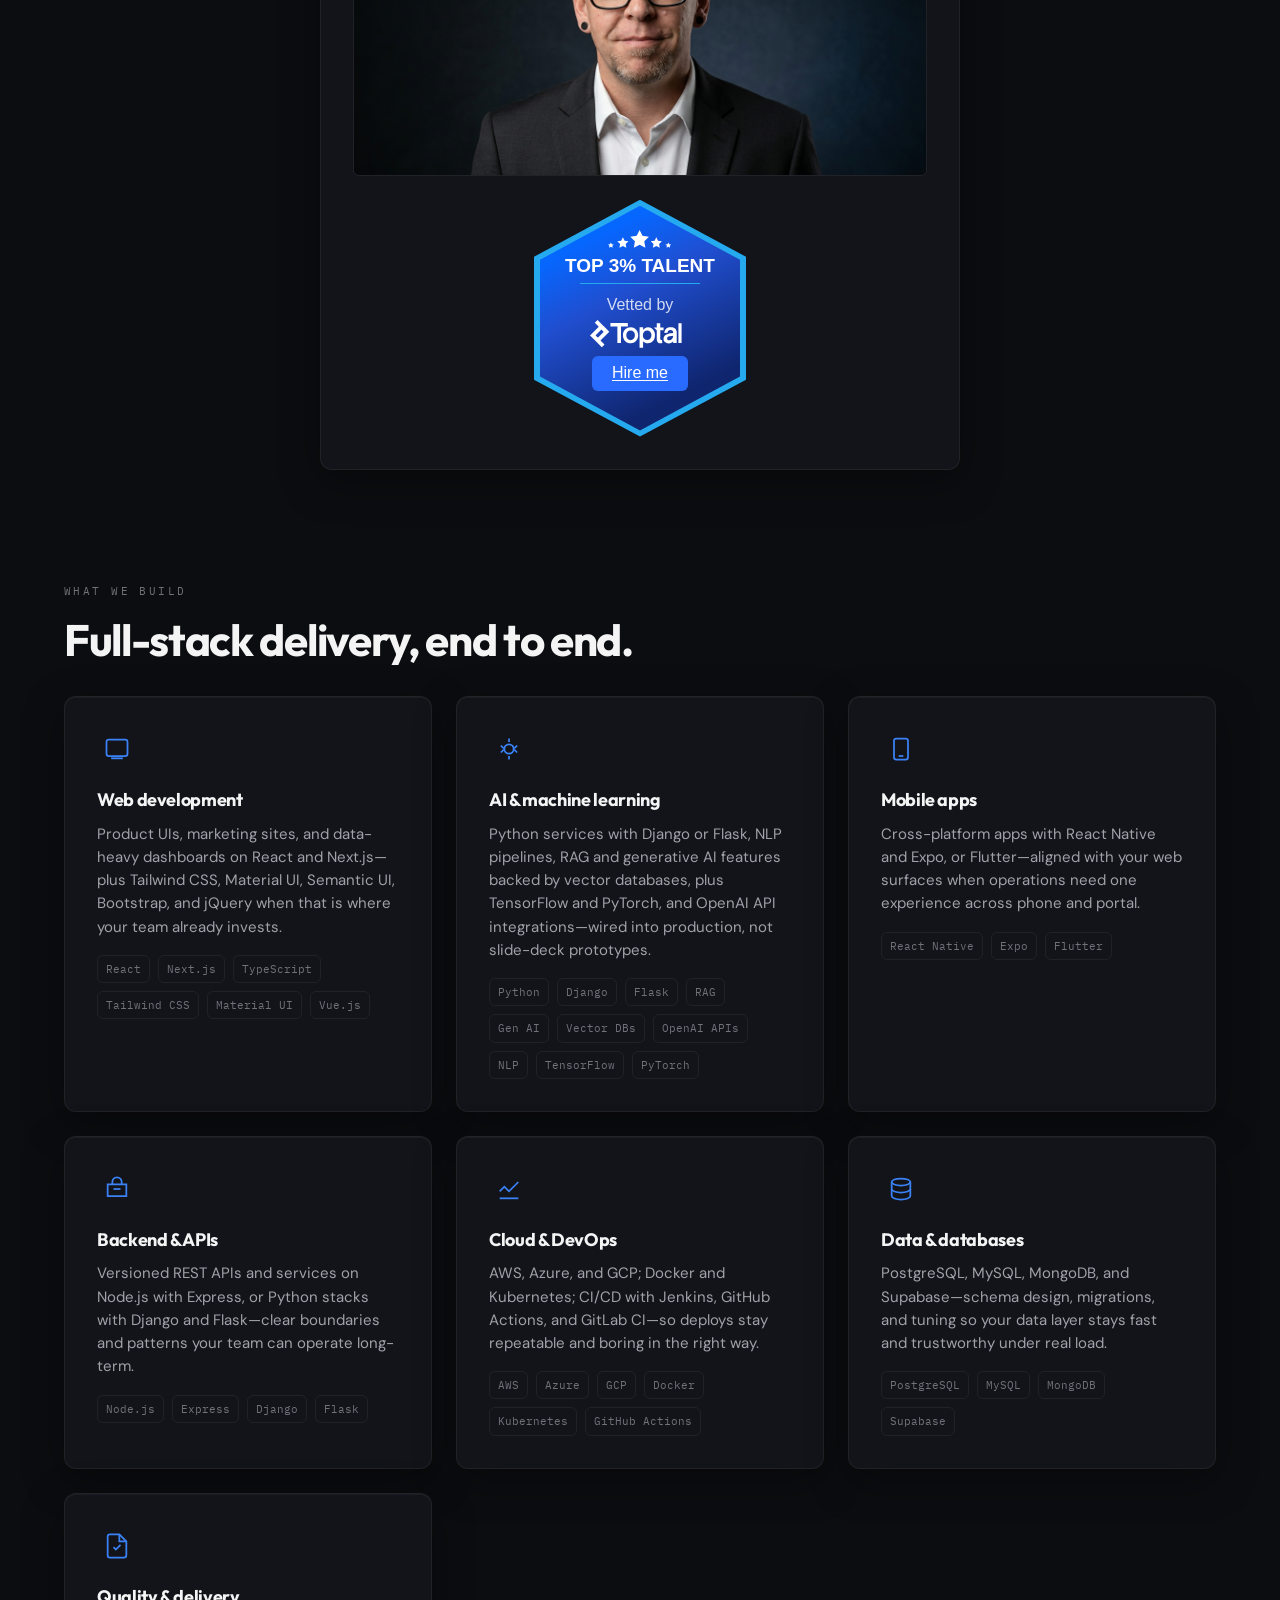
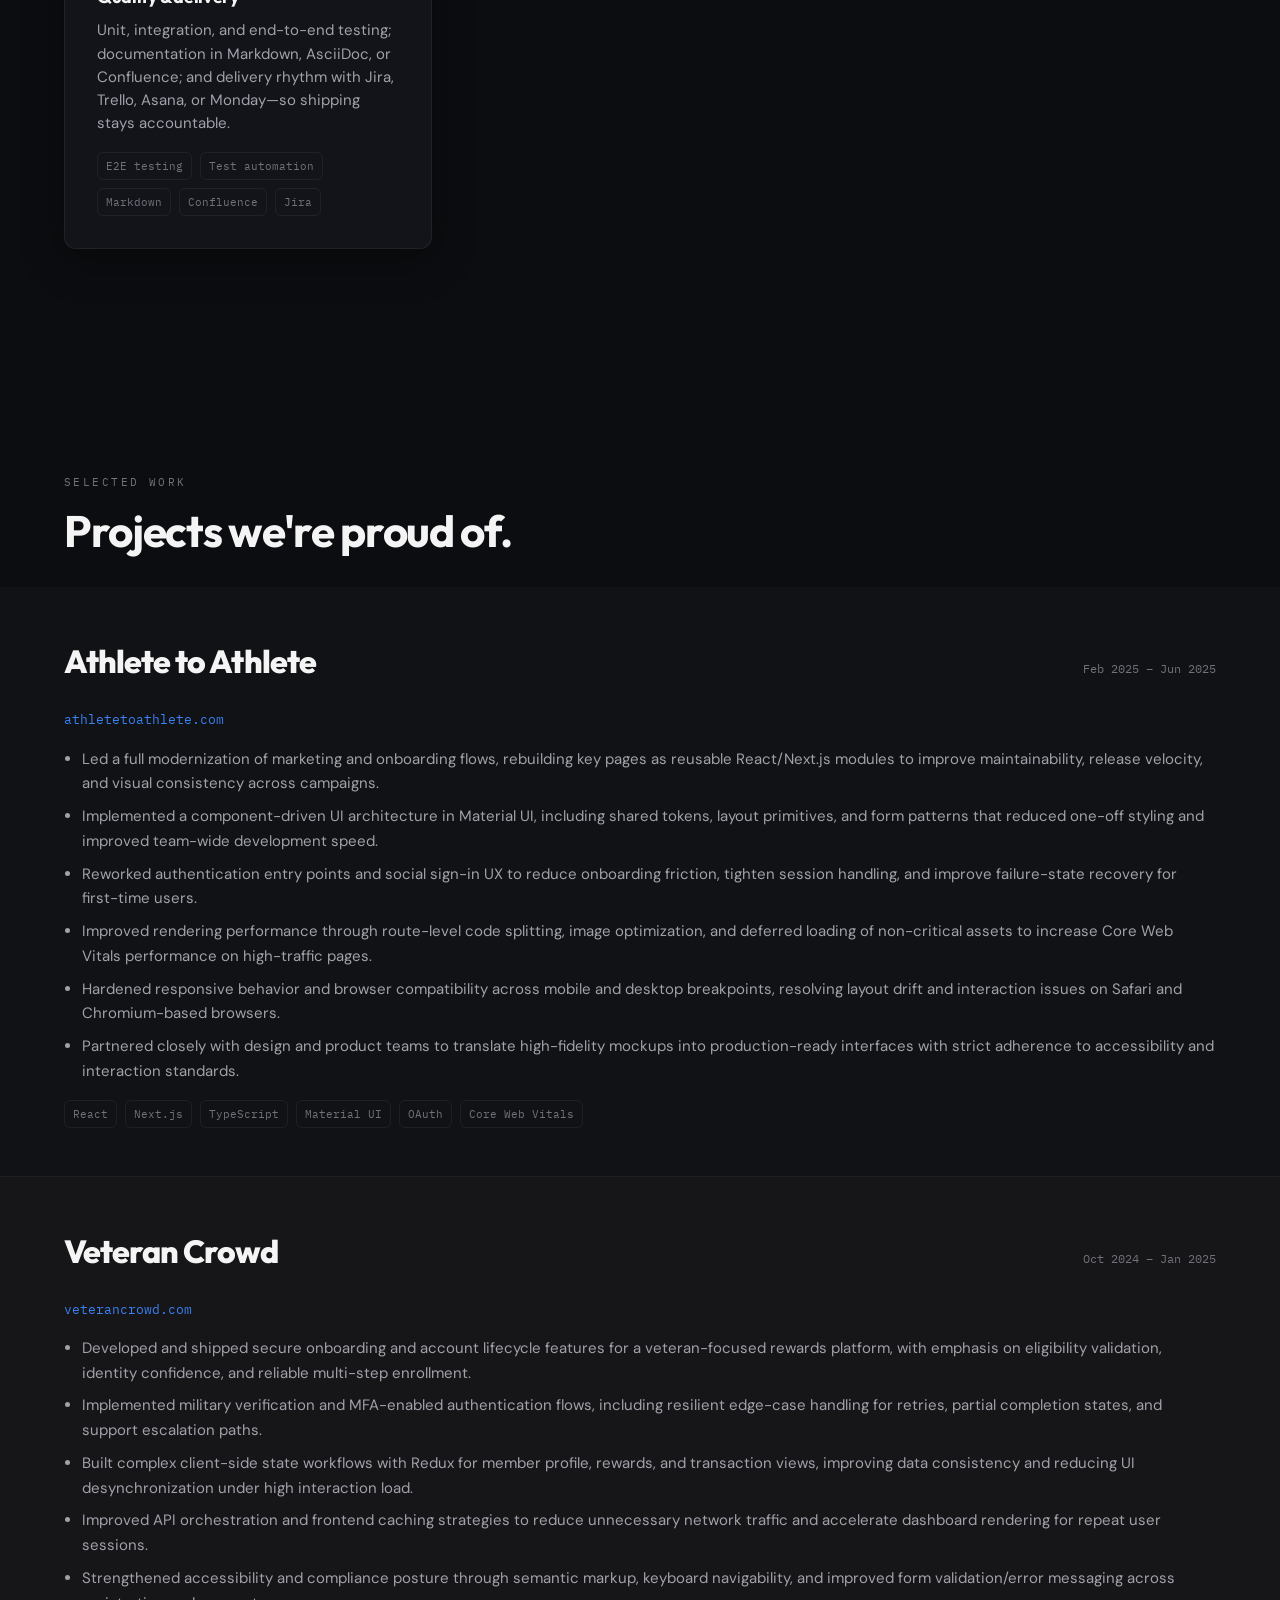
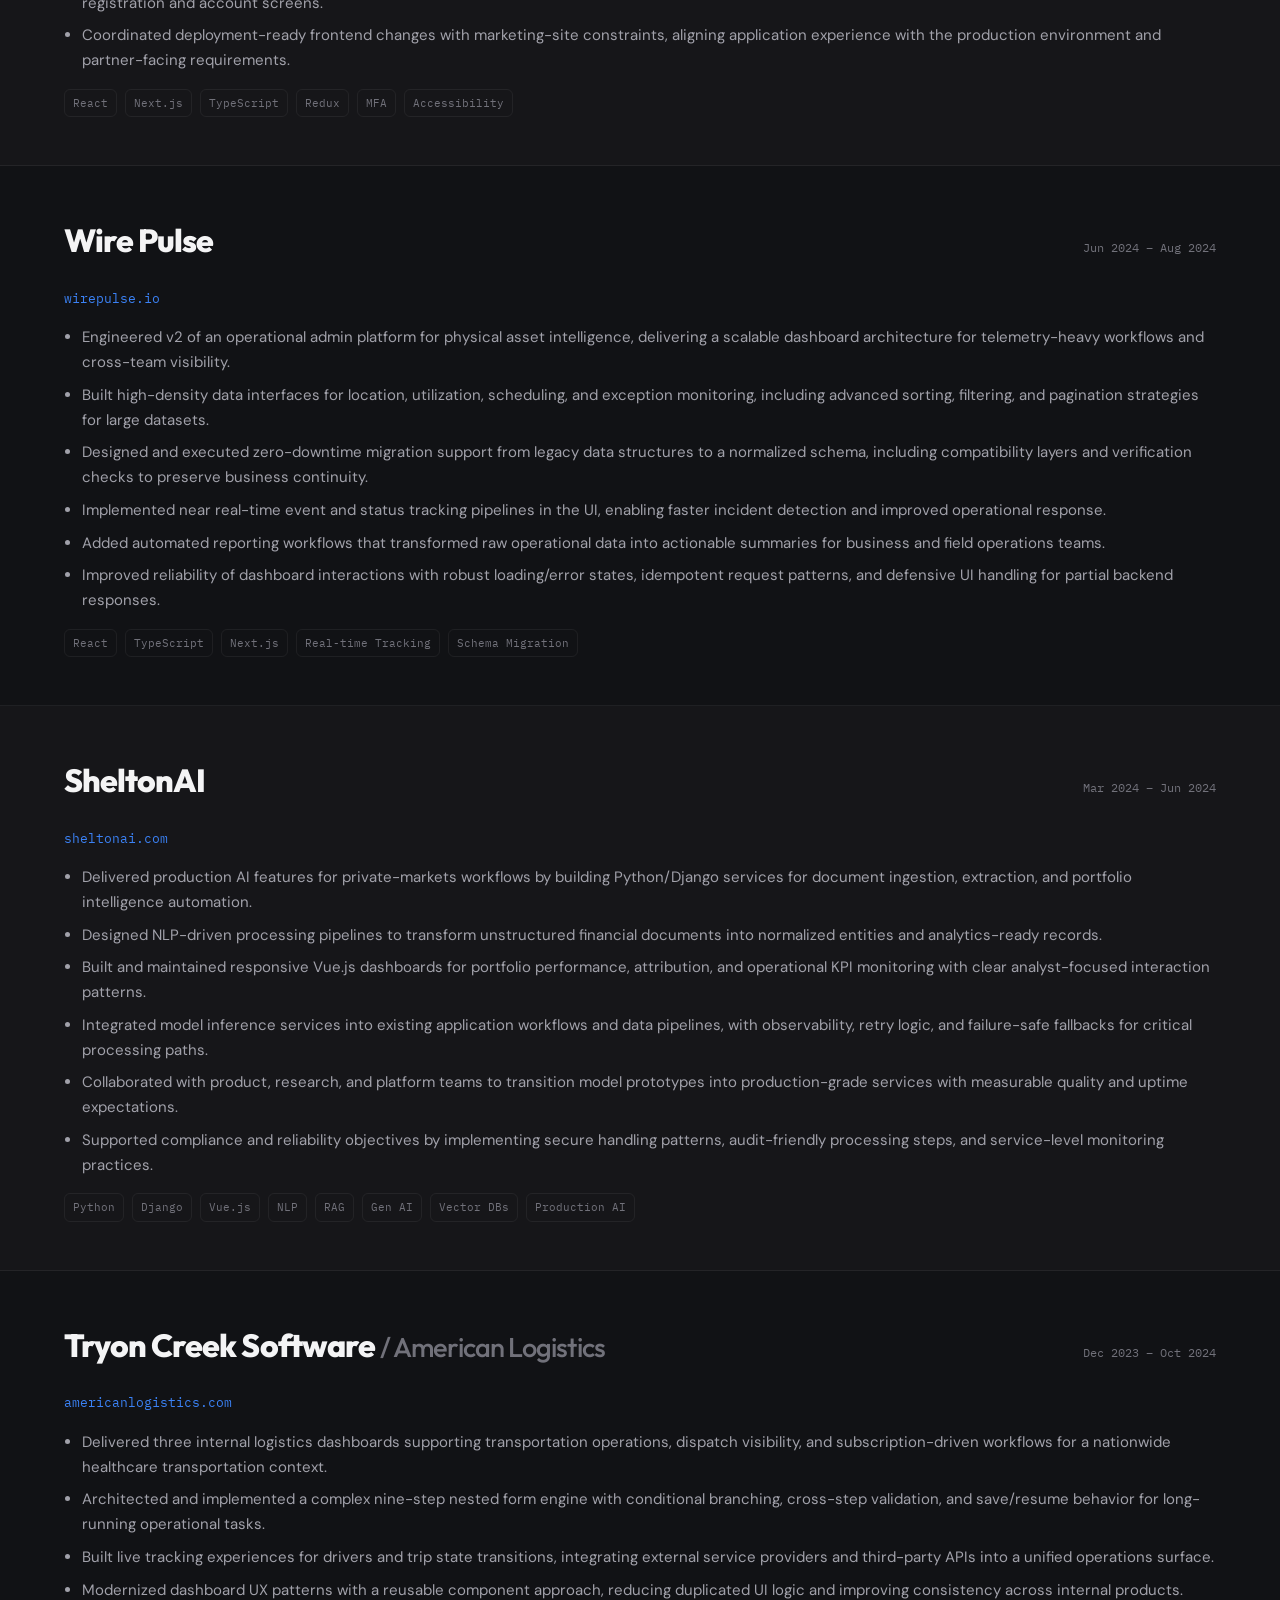
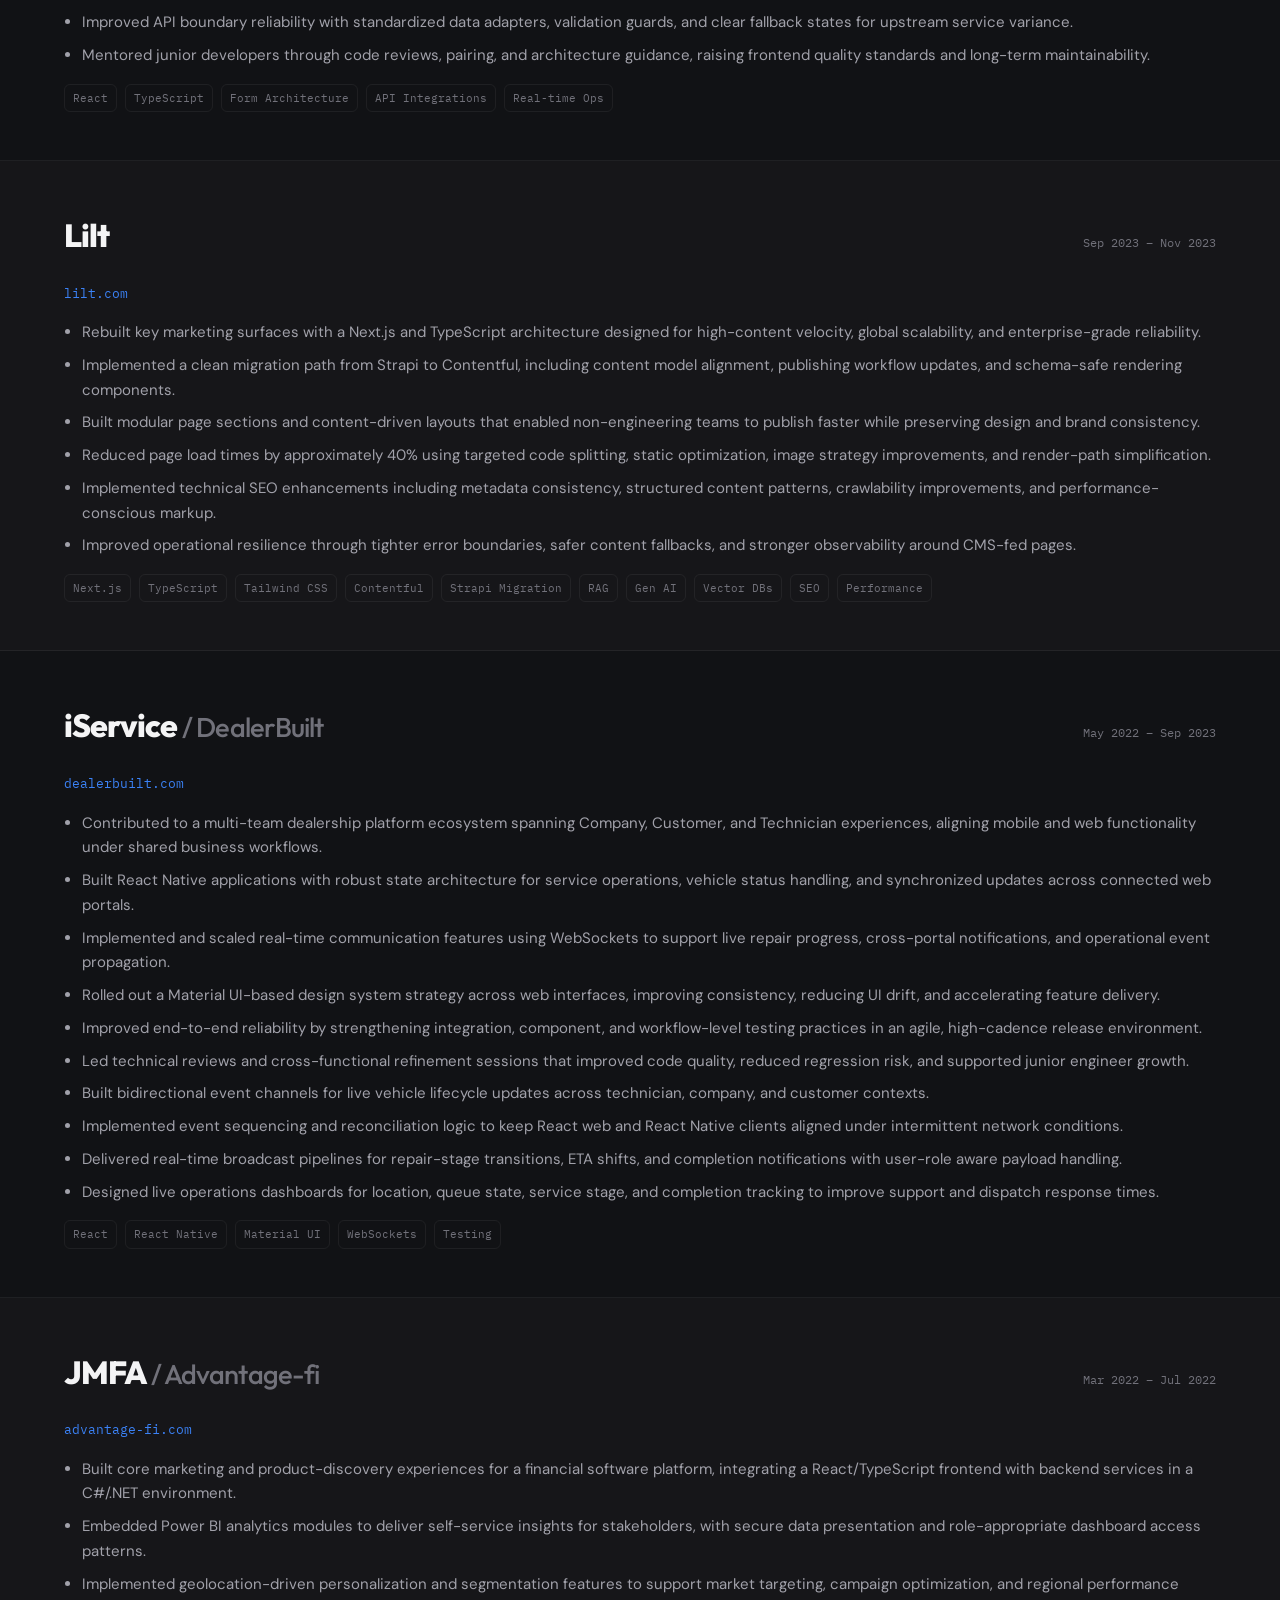
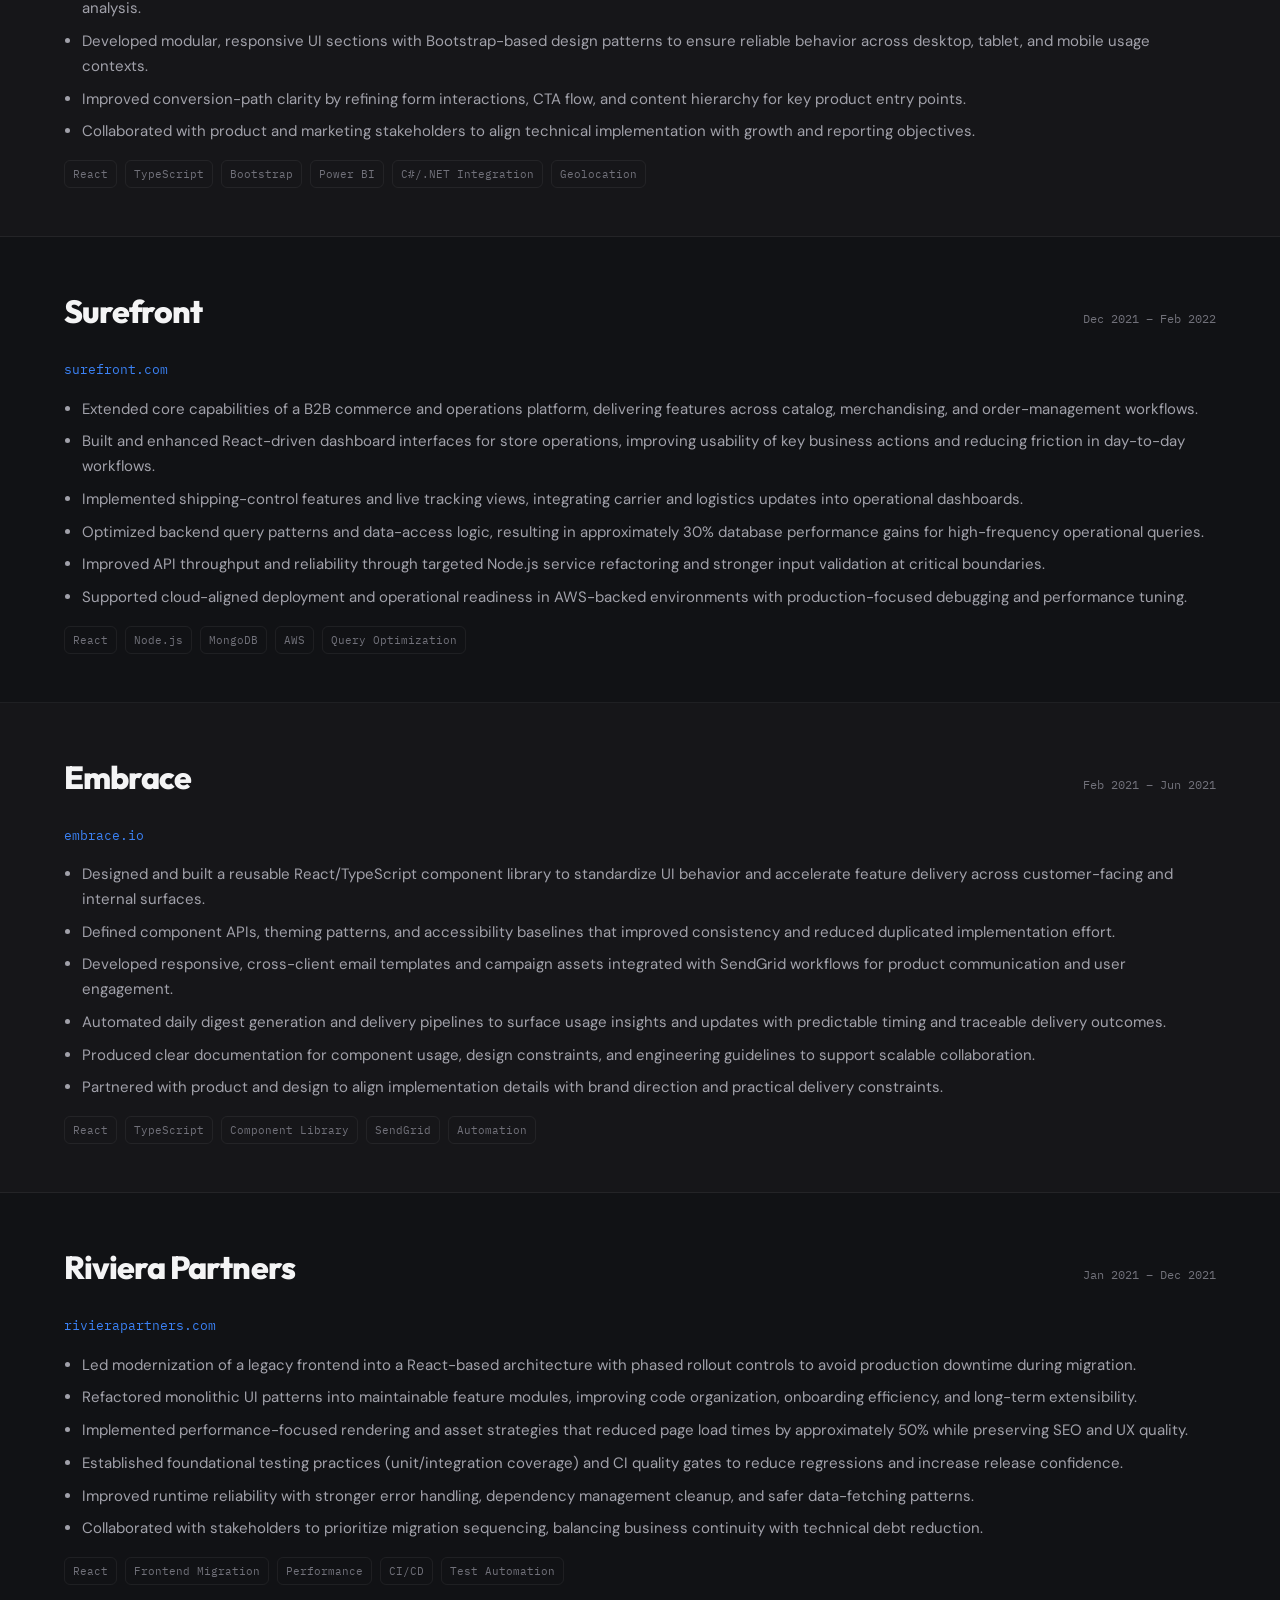
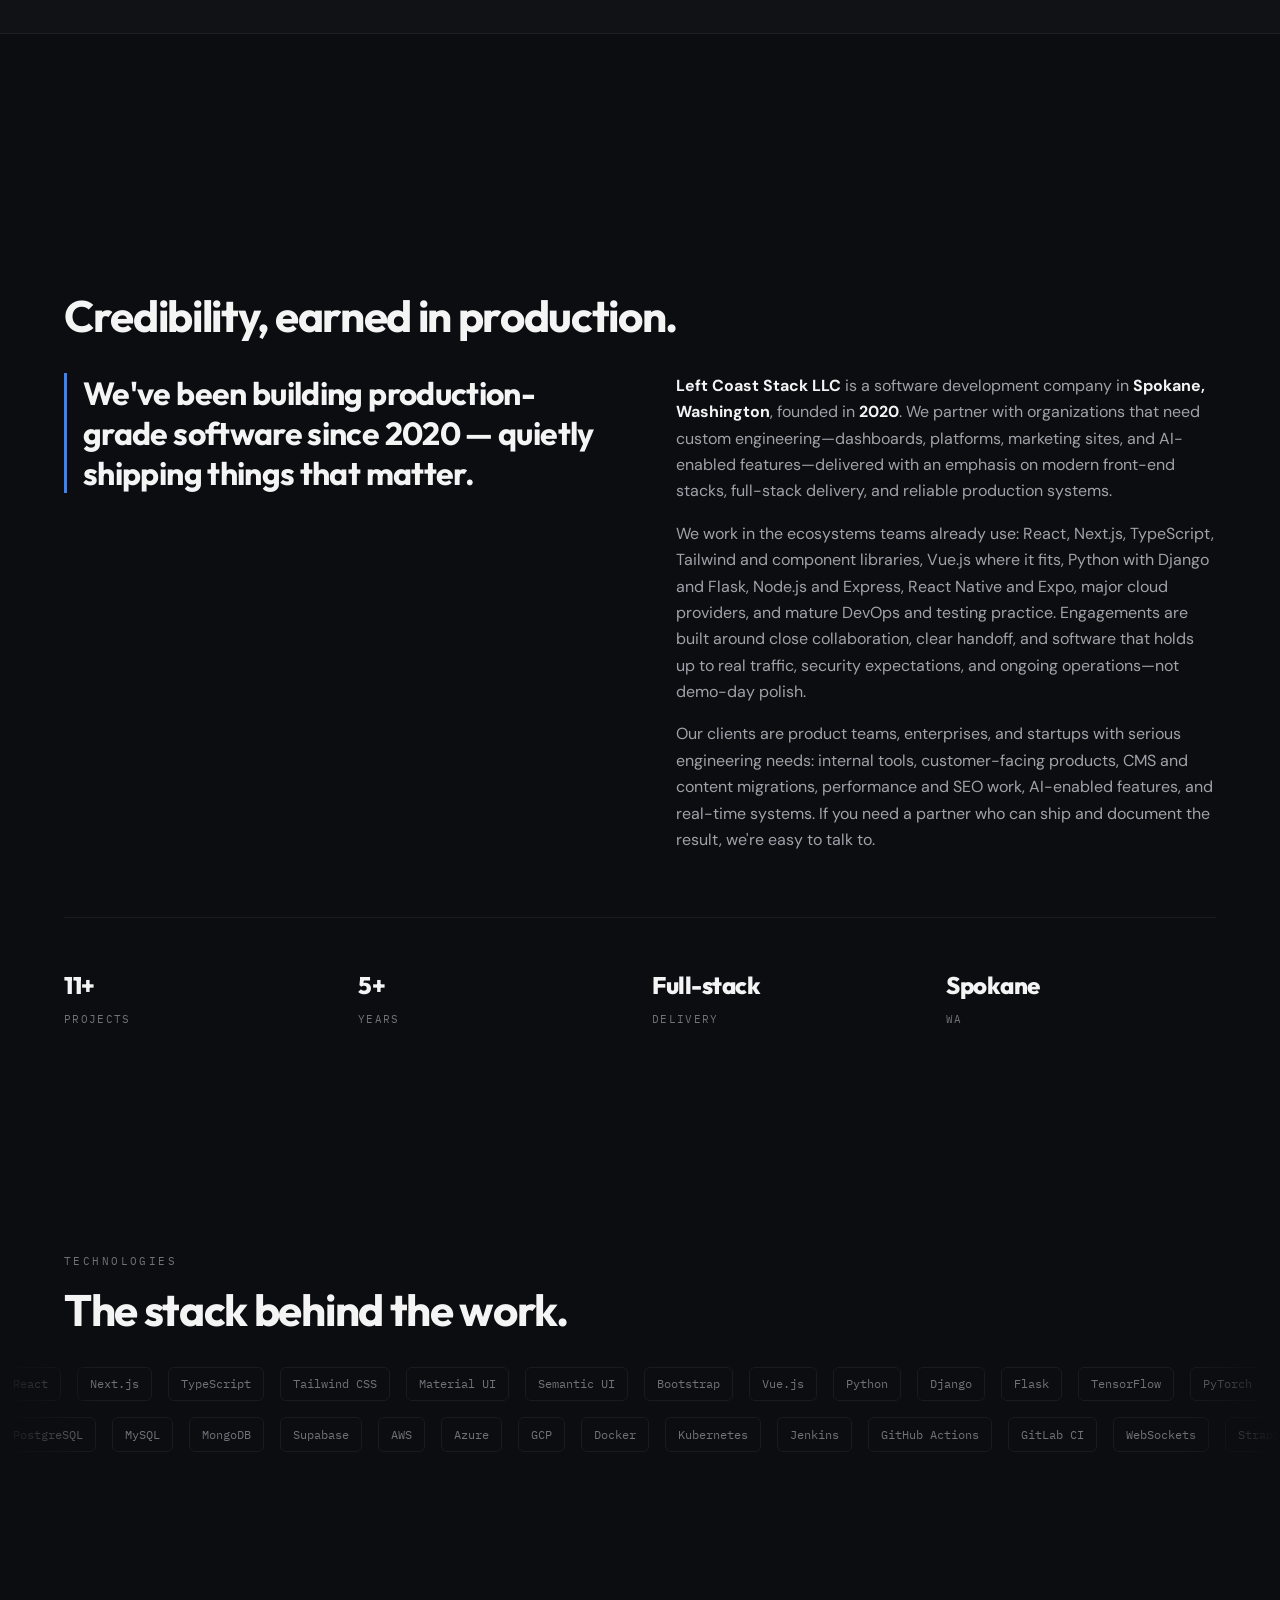
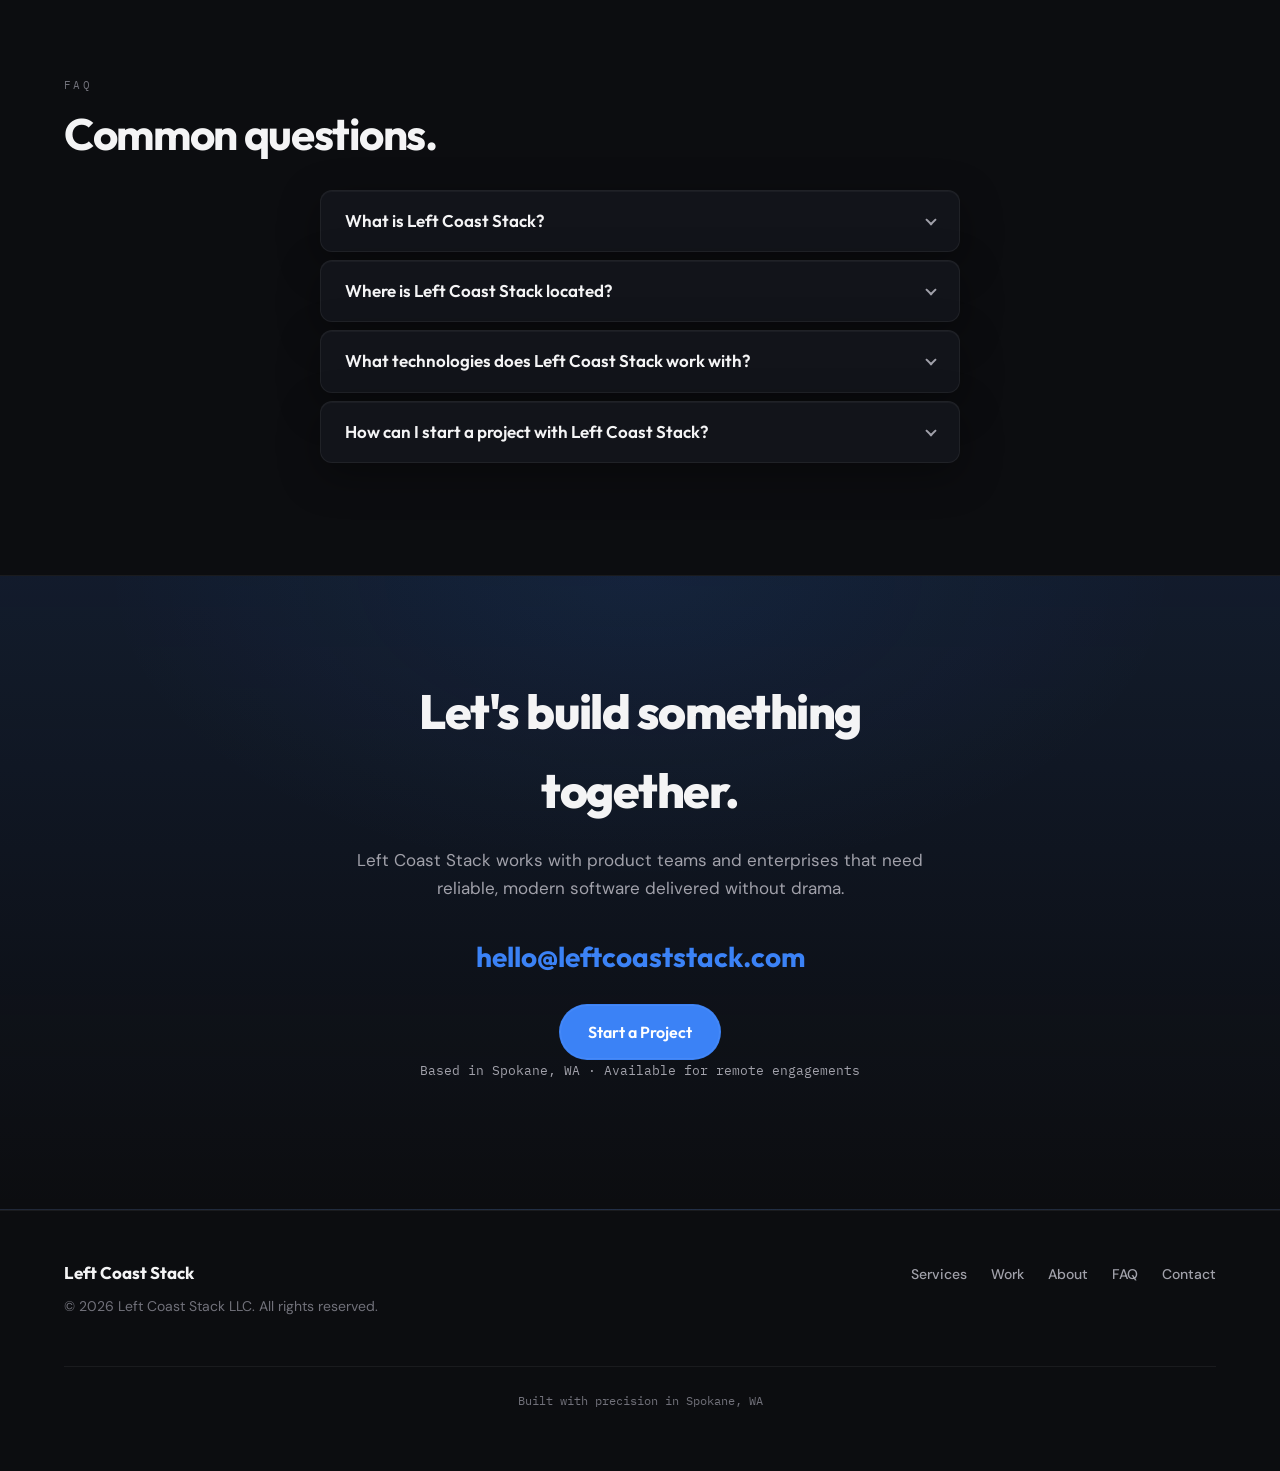
<file: work.html>
<!DOCTYPE html>
<!--
  Entry URL only: sends visitors to the single-page site at index.html#work.
  Section markup lives in index.html (id="work"). This is not an HTMX partial.
-->
<html lang="en">

<head>
  <meta charset="utf-8" />
  <meta name="viewport" content="width=device-width, initial-scale=1" />
  <meta name="description" content="Selected client work by Left Coast Stack LLC. Redirecting to the main site." />
  <title>Work — Left Coast Stack LLC</title>
  <link rel="icon" href="favicon.svg" type="image/svg+xml" />
  <link rel="canonical" href="https://leftcoaststack.com/#work" />
  <meta http-equiv="refresh" content="0; url=index.html#work" />
  <script>
    location.replace("index.html#work");
  </script>
</head>

<body>
  <p>
    <a href="index.html#work">Continue to Selected Work — Left Coast Stack</a>
  </p>
</body>

</html>
</file>
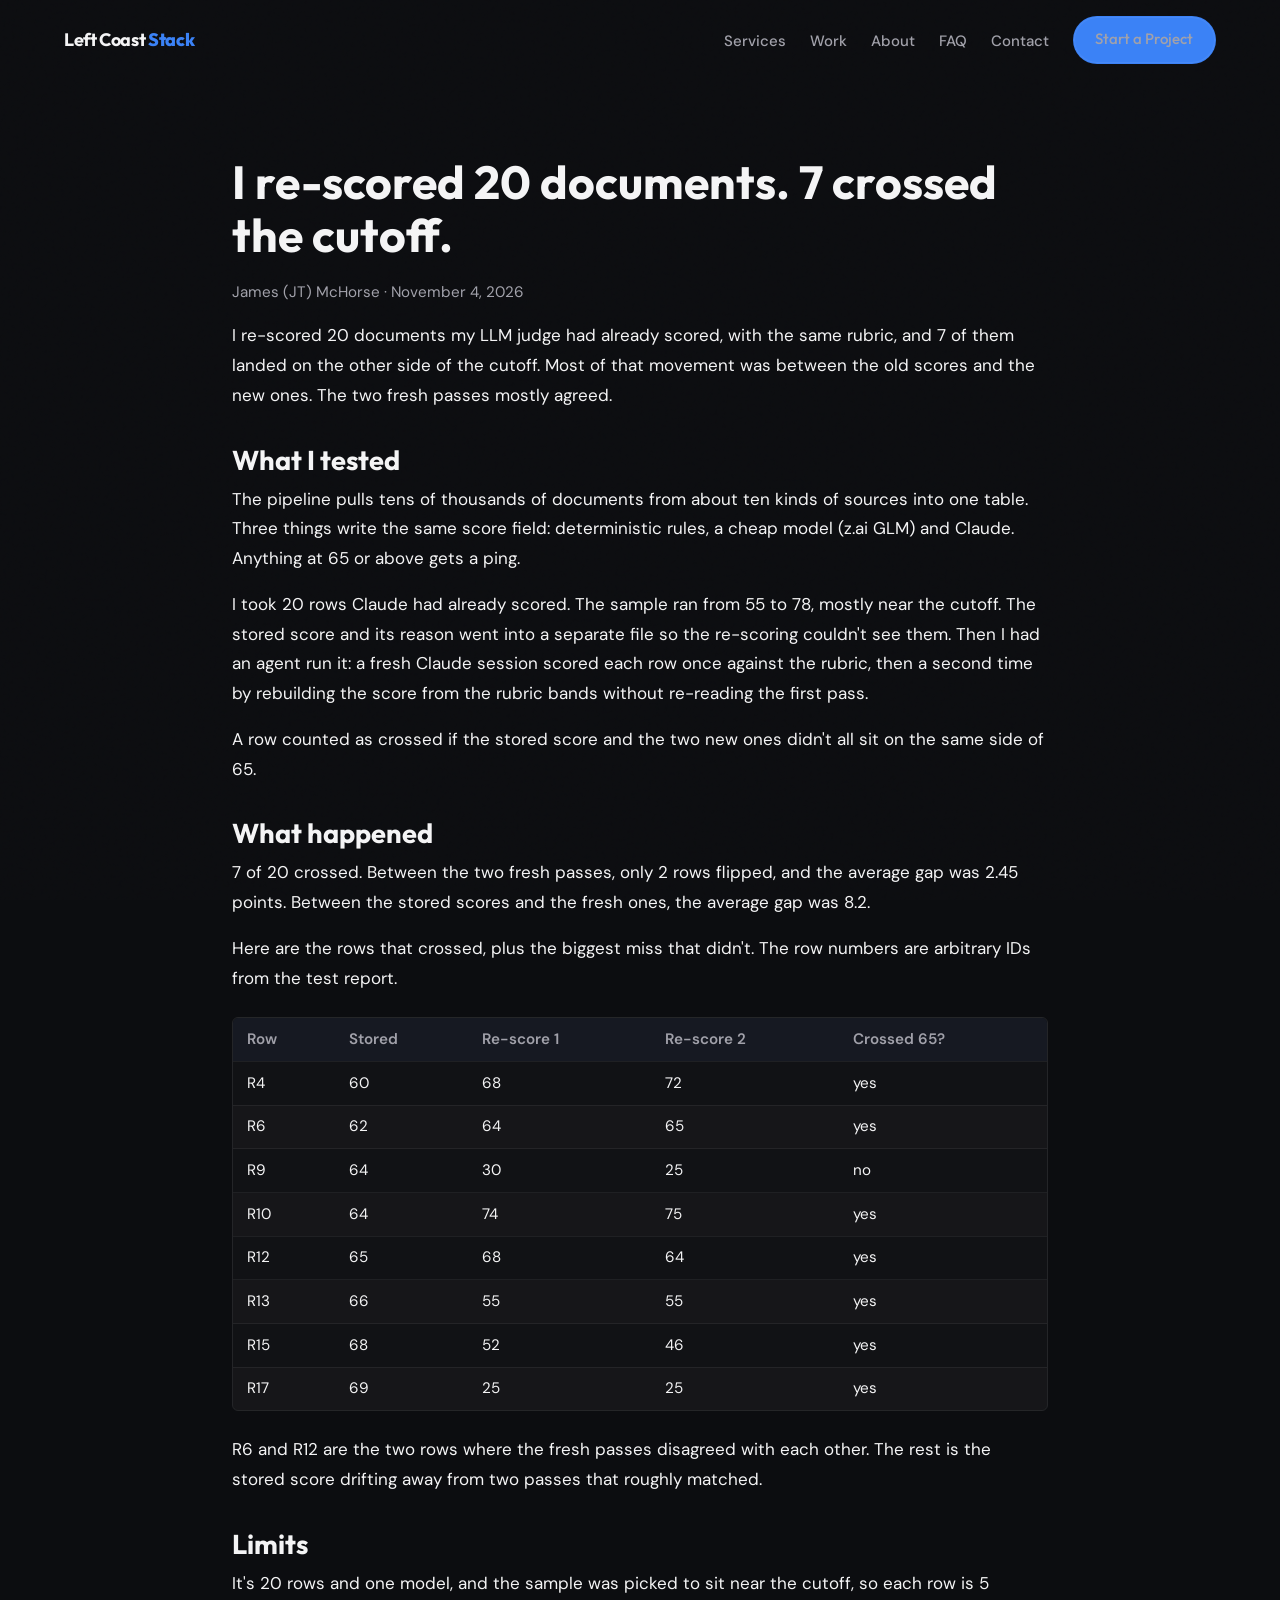
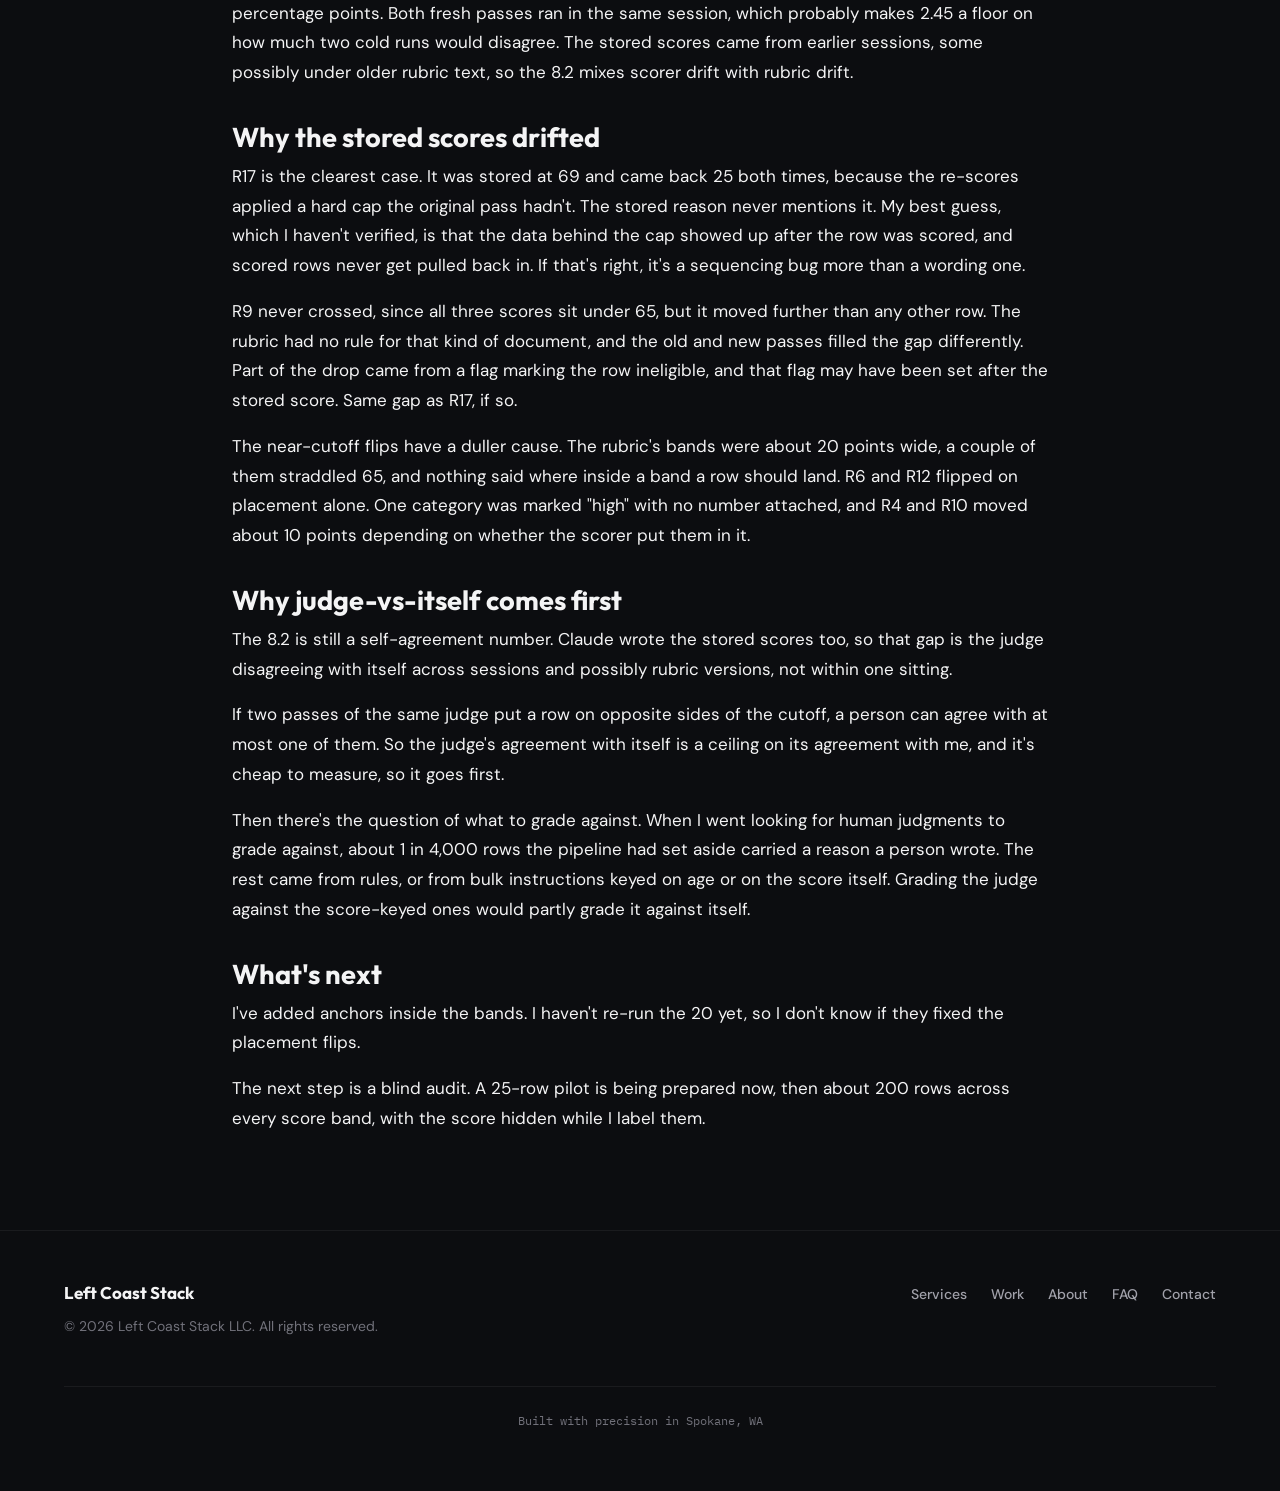
<file: blog/llm-judge-rescore-test.html>
<!DOCTYPE html>
<html lang="en">
  <head>
    <meta charset="utf-8" />
    <meta name="viewport" content="width=device-width, initial-scale=1" />
    <meta name="referrer" content="strict-origin-when-cross-origin" />
    <meta name="theme-color" content="#0c0d10" />
    <link rel="canonical" href="https://leftcoaststack.com/blog/llm-judge-rescore-test.html" />
    <meta name="description" content="I re-scored 20 documents my LLM judge had already scored, with the same rubric, and 7 of them landed on the other side of the cutoff." />
    <title>I re-scored 20 documents. 7 crossed the cutoff. · Left Coast Stack</title>
    <link rel="icon" href="../favicon.svg" type="image/svg+xml" />

    <meta property="og:type" content="article" />
    <meta property="og:site_name" content="Left Coast Stack LLC" />
    <meta property="og:locale" content="en_US" />
    <meta property="og:title" content="I re-scored 20 documents. 7 crossed the cutoff." />
    <meta property="og:description" content="I re-scored 20 documents my LLM judge had already scored, with the same rubric, and 7 of them landed on the other side of the cutoff." />
    <meta property="og:url" content="https://leftcoaststack.com/blog/llm-judge-rescore-test.html" />
    <meta property="og:image" content="https://leftcoaststack.com/og-image.png" />
    <meta property="article:published_time" content="2026-11-04" />
    <meta property="article:author" content="James (JT) McHorse" />
    <meta name="twitter:card" content="summary_large_image" />
    <meta name="twitter:title" content="I re-scored 20 documents. 7 crossed the cutoff." />
    <meta name="twitter:description" content="I re-scored 20 documents my LLM judge had already scored, with the same rubric, and 7 of them landed on the other side of the cutoff." />
    <meta name="twitter:image" content="https://leftcoaststack.com/og-image.png" />

    <link rel="preconnect" href="https://fonts.googleapis.com" />
    <link rel="preconnect" href="https://fonts.gstatic.com" crossorigin />
    <link
      href="https://fonts.googleapis.com/css2?family=DM+Sans:ital,opsz,wght@0,9..40,400;0,9..40,500;1,9..40,400&family=IBM+Plex+Mono:wght@400;500&family=Outfit:wght@500;600;700;800&display=swap"
      rel="stylesheet"
    />


    <style>
      :root {
        --color-bg: #0c0d10;
        --color-surface: #12141a;
        --color-surface-elevated: #161922;
        --color-surface-row-a: rgba(255, 255, 255, 0.02);
        --color-surface-row-b: rgba(255, 255, 255, 0.04);
        --color-text: #f4f4f5;
        --color-text-muted: #a1a1aa;
        --color-text-faint: #71717a;
        --color-accent: #3b82f6;
        --color-accent-soft: rgba(59, 130, 246, 0.12);
        --color-border: rgba(255, 255, 255, 0.06);
        --color-border-strong: rgba(255, 255, 255, 0.1);
        --color-nav-scrolled-bg: rgba(12, 13, 16, 0.8);
        --font-display: "Outfit", system-ui, sans-serif;
        --font-body: "DM Sans", system-ui, sans-serif;
        --font-mono: "IBM Plex Mono", ui-monospace, monospace;
        --space-xs: 0.25rem;
        --space-sm: 0.5rem;
        --space-md: 1rem;
        --space-lg: 1.5rem;
        --space-xl: 2rem;
        --space-2xl: 3rem;
        --space-3xl: 4.5rem;
        --space-4xl: 6rem;
        --space-section: clamp(4rem, 12vw, 7rem);
        --radius-sm: 0.375rem;
        --radius-md: 0.75rem;
        --radius-pill: 9999px;
        --content-max: 72rem;
        --content-narrow: 40rem;
        --ease-out: cubic-bezier(0.22, 1, 0.36, 1);
        --transition-fast: 0.25s var(--ease-out);
        --transition-reveal: 0.6s var(--ease-out);
        --shadow-card: 0 1px 0 rgba(255, 255, 255, 0.04) inset, 0 12px 40px rgba(0, 0, 0, 0.35);
        --shadow-card-hover: 0 1px 0 rgba(255, 255, 255, 0.06) inset, 0 20px 50px rgba(0, 0, 0, 0.45);
        --z-cursor: 9999;
        --z-nav: 100;
        --z-grain: 50;
      }

      *,
      *::before,
      *::after {
        box-sizing: border-box;
      }

      html {
        scroll-behavior: smooth;
      }

      @media (prefers-reduced-motion: reduce) {
        html {
          scroll-behavior: auto;
        }
        *,
        *::before,
        *::after {
          animation-duration: 0.01ms !important;
          animation-iteration-count: 1 !important;
          transition-duration: 0.01ms !important;
        }
      }

      body {
        margin: 0;
        font-family: var(--font-body);
        font-size: 1.0625rem;
        line-height: 1.65;
        color: var(--color-text);
        background-color: var(--color-bg);
        overflow-x: hidden;
        -webkit-font-smoothing: antialiased;
      }

      .skip-link {
        position: absolute;
        left: -9999px;
        top: 0.5rem;
        z-index: calc(var(--z-nav) + 1);
        padding: var(--space-sm) var(--space-md);
        background: var(--color-accent);
        color: #fff;
        font-weight: 600;
        border-radius: var(--radius-sm);
        text-decoration: none;
      }

      .skip-link:focus {
        left: 0.5rem;
      }

      /* Film grain */
      .grain {
        pointer-events: none;
        position: fixed;
        inset: 0;
        z-index: var(--z-grain);
        opacity: 0.04;
        mix-blend-mode: overlay;
        background-image: url("data:image/svg+xml,%3Csvg viewBox='0 0 256 256' xmlns='http://www.w3.org/2000/svg'%3E%3Cfilter id='n'%3E%3CfeTurbulence type='fractalNoise' baseFrequency='0.85' numOctaves='4' stitchTiles='stitch'/%3E%3C/filter%3E%3Crect width='100%25' height='100%25' filter='url(%23n)'/%3E%3C/svg%3E");
      }

      /* Custom cursor */
      .cursor-dot,
      .cursor-ring {
        display: none;
      }

      html:has(body.is-pointer-fine),
      body.is-pointer-fine,
      body.is-pointer-fine * {
        cursor: none;
      }

      body.is-pointer-fine .cursor-dot,
      body.is-pointer-fine .cursor-ring {
        display: block;
        position: fixed;
        top: 0;
        left: 0;
        pointer-events: none;
        z-index: var(--z-cursor);
        border-radius: 50%;
        transform: translate3d(-100px, -100px, 0);
        will-change: transform;
      }

      body.is-pointer-fine .cursor-dot {
        width: 8px;
        height: 8px;
        margin: -4px 0 0 -4px;
        background: var(--color-accent);
        transform-origin: center center;
        transition: background 0.2s ease, opacity 0.2s ease;
      }

      body.is-pointer-fine .cursor-ring {
        width: 32px;
        height: 32px;
        margin: -16px 0 0 -16px;
        border: 1px solid rgba(244, 244, 245, 0.35);
        transition: border-color 0.2s ease, background 0.2s ease, opacity 0.2s ease;
      }

      body.is-pointer-fine.cursor-hover .cursor-dot {
        background: #fff;
      }

      body.is-pointer-fine.cursor-hover .cursor-ring {
        border-color: var(--color-accent);
        background: rgba(59, 130, 246, 0.08);
      }

      a:focus-visible,
      button:focus-visible {
        outline: 2px solid var(--color-accent);
        outline-offset: 3px;
      }

      .container {
        width: min(100% - var(--space-xl) * 2, var(--content-max));
        margin-inline: auto;
      }

      .container--narrow {
        width: min(100% - var(--space-xl) * 2, var(--content-narrow));
      }

      /* Nav */
      .site-nav {
        position: fixed;
        top: 0;
        left: 0;
        right: 0;
        z-index: var(--z-nav);
        transition: background var(--transition-fast), border-color var(--transition-fast),
          backdrop-filter var(--transition-fast);
      }

      .site-nav__inner {
        display: flex;
        align-items: center;
        justify-content: space-between;
        gap: var(--space-md);
        padding: var(--space-md) var(--space-xl);
        max-width: calc(var(--content-max) + 4rem);
        margin-inline: auto;
      }

      .site-nav.scrolled {
        background: var(--color-nav-scrolled-bg);
        backdrop-filter: blur(16px);
        -webkit-backdrop-filter: blur(16px);
        border-bottom: 1px solid rgba(255, 255, 255, 0.08);
      }

      .logo {
        font-family: var(--font-display);
        font-weight: 700;
        font-size: 1.125rem;
        letter-spacing: -0.02em;
        color: var(--color-text);
        text-decoration: none;
        white-space: nowrap;
      }

      .logo__accent {
        color: var(--color-accent);
        font-weight: 800;
      }

      .nav-links {
        display: flex;
        flex-wrap: wrap;
        align-items: center;
        justify-content: flex-end;
        gap: var(--space-lg);
        list-style: none;
        margin: 0;
        padding: 0;
      }

      .nav-links a {
        font-size: 0.9375rem;
        font-weight: 500;
        color: var(--color-text-muted);
        text-decoration: none;
        transition: color var(--transition-fast);
      }

      .nav-links a:hover {
        color: var(--color-text);
      }

      .btn {
        display: inline-flex;
        align-items: center;
        justify-content: center;
        gap: var(--space-sm);
        font-family: var(--font-display);
        font-weight: 600;
        font-size: 0.9375rem;
        padding: 0.65rem 1.35rem;
        border-radius: var(--radius-pill);
        text-decoration: none;
        border: 1px solid transparent;
        cursor: pointer;
        transition: transform var(--transition-fast), border-color var(--transition-fast),
          background var(--transition-fast), color var(--transition-fast), box-shadow var(--transition-fast);
      }

      .btn--primary {
        background: var(--color-accent);
        color: #fff;
        box-shadow: 0 0 0 1px rgba(255, 255, 255, 0.06) inset;
      }

      .btn--primary:hover {
        filter: brightness(1.06);
        transform: translateY(-1px);
      }

      .btn--ghost {
        background: transparent;
        color: var(--color-text);
        border-color: var(--color-border-strong);
      }

      .btn--ghost:hover {
        border-color: var(--color-accent);
        color: var(--color-text);
      }

      .btn--large {
        padding: 0.85rem 1.75rem;
        font-size: 1rem;
      }

      .site-footer {
        padding: var(--space-2xl) var(--space-xl);
        border-top: 1px solid rgba(255, 255, 255, 0.06);
      }

      .footer__grid {
        display: grid;
        gap: var(--space-xl);
        max-width: var(--content-max);
        margin-inline: auto;
      }

      @media (min-width: 768px) {
        .footer__grid {
          grid-template-columns: 1fr auto;
          align-items: start;
        }
      }

      .footer__brand {
        font-family: var(--font-display);
        font-weight: 700;
        margin: 0 0 var(--space-sm);
      }

      .footer__copy {
        margin: 0;
        font-size: 0.875rem;
        color: var(--color-text-faint);
      }

      .footer__nav {
        display: flex;
        flex-wrap: wrap;
        gap: var(--space-md) var(--space-lg);
        list-style: none;
        margin: 0;
        padding: 0;
      }

      .footer__nav a {
        color: var(--color-text-muted);
        text-decoration: none;
        font-size: 0.875rem;
        font-weight: 500;
      }

      .footer__nav a:hover {
        color: var(--color-text);
      }

      .footer__tag {
        grid-column: 1 / -1;
        text-align: center;
        font-family: var(--font-mono);
        font-size: 0.75rem;
        color: var(--color-text-faint);
        padding-top: var(--space-lg);
        border-top: 1px solid var(--color-border);
        margin-top: var(--space-md);
      }


      @media (max-width: 640px) {
        .site-nav__inner { flex-direction: column; align-items: stretch; padding: var(--space-md); }
        .nav-links { justify-content: center; gap: var(--space-md); }
        .nav-links li:last-child { width: 100%; display: flex; justify-content: center; }
      }

      .article { width: min(100% - var(--space-xl) * 2, 68ch); margin-inline: auto; padding-block: calc(var(--header-h, 3.75rem) + 6rem) 5rem; }
      .article h1 { font-family: var(--font-display); font-size: clamp(1.9rem, 1.3rem + 2.5vw, 2.9rem); line-height: 1.15; margin: 0 0 var(--space-md); }
      .article__byline { color: var(--color-text-muted); font-size: 0.95rem; margin: 0 0 var(--space-xl); }
      .article h2 { font-family: var(--font-display); font-size: clamp(1.3rem, 1.1rem + 0.8vw, 1.7rem); line-height: 1.25; margin: var(--space-xl) 0 var(--space-sm); }
      .article p { line-height: 1.75; margin: 0 0 var(--space-md); }
      .table-wrap { overflow-x: auto; margin: var(--space-lg) 0; border: 1px solid var(--color-border-strong); border-radius: var(--radius-sm); }
      .article table { width: 100%; border-collapse: collapse; font-size: 0.95rem; font-variant-numeric: tabular-nums; }
      .article th, .article td { padding: 0.55rem 0.9rem; text-align: left; border-bottom: 1px solid var(--color-border); white-space: nowrap; }
      .article th { color: var(--color-text-muted); font-weight: 600; background: var(--color-surface-elevated); }
      .article tbody tr:nth-child(odd) { background: var(--color-surface-row-a); }
      .article tbody tr:nth-child(even) { background: var(--color-surface-row-b); }
      .article tbody tr:last-child td { border-bottom: 0; }
    </style>
  </head>
  <body>
    <div class="grain" aria-hidden="true"></div>

    <a class="skip-link" href="#main">Skip to content</a>

    <header class="site-nav" id="site-nav" role="banner">
      <div class="site-nav__inner">
        <a class="logo" href="../" aria-label="Left Coast Stack home">
          Left Coast <span class="logo__accent">Stack</span>
        </a>
        <nav aria-label="Primary">
          <ul class="nav-links">
            <li><a href="../#services">Services</a></li>
            <li><a href="../#work">Work</a></li>
            <li><a href="../#about">About</a></li>
            <li><a href="../#faq">FAQ</a></li>
            <li><a href="../#contact">Contact</a></li>
            <li><a class="btn btn--primary" href="mailto:hello@leftcoaststack.com">Start a Project</a></li>
          </ul>
        </nav>
      </div>
    </header>

    <main id="main">
      <article class="article">
        <h1>I re-scored 20 documents. 7 crossed the cutoff.</h1>
        <p class="article__byline">James (JT) McHorse · <time datetime="2026-11-04">November 4, 2026</time></p>
<p>I re-scored 20 documents my LLM judge had already scored, with the same rubric, and 7 of them landed on the other side of the cutoff. Most of that movement was between the old scores and the new ones. The two fresh passes mostly agreed.</p>
<h2>What I tested</h2>
<p>The pipeline pulls tens of thousands of documents from about ten kinds of sources into one table. Three things write the same score field: deterministic rules, a cheap model (z.ai GLM) and Claude. Anything at 65 or above gets a ping.</p>
<p>I took 20 rows Claude had already scored. The sample ran from 55 to 78, mostly near the cutoff. The stored score and its reason went into a separate file so the re-scoring couldn't see them. Then I had an agent run it: a fresh Claude session scored each row once against the rubric, then a second time by rebuilding the score from the rubric bands without re-reading the first pass.</p>
<p>A row counted as crossed if the stored score and the two new ones didn't all sit on the same side of 65.</p>
<h2>What happened</h2>
<p>7 of 20 crossed. Between the two fresh passes, only 2 rows flipped, and the average gap was 2.45 points. Between the stored scores and the fresh ones, the average gap was 8.2.</p>
<p>Here are the rows that crossed, plus the biggest miss that didn't. The row numbers are arbitrary IDs from the test report.</p>
<div class="table-wrap"><table>
<thead><tr><th scope="col">Row</th><th scope="col">Stored</th><th scope="col">Re-score 1</th><th scope="col">Re-score 2</th><th scope="col">Crossed 65?</th></tr></thead>
<tbody>
<tr><td>R4</td><td>60</td><td>68</td><td>72</td><td>yes</td></tr>
<tr><td>R6</td><td>62</td><td>64</td><td>65</td><td>yes</td></tr>
<tr><td>R9</td><td>64</td><td>30</td><td>25</td><td>no</td></tr>
<tr><td>R10</td><td>64</td><td>74</td><td>75</td><td>yes</td></tr>
<tr><td>R12</td><td>65</td><td>68</td><td>64</td><td>yes</td></tr>
<tr><td>R13</td><td>66</td><td>55</td><td>55</td><td>yes</td></tr>
<tr><td>R15</td><td>68</td><td>52</td><td>46</td><td>yes</td></tr>
<tr><td>R17</td><td>69</td><td>25</td><td>25</td><td>yes</td></tr>
</tbody>
</table></div>
<p>R6 and R12 are the two rows where the fresh passes disagreed with each other. The rest is the stored score drifting away from two passes that roughly matched.</p>
<h2>Limits</h2>
<p>It's 20 rows and one model, and the sample was picked to sit near the cutoff, so each row is 5 percentage points. Both fresh passes ran in the same session, which probably makes 2.45 a floor on how much two cold runs would disagree. The stored scores came from earlier sessions, some possibly under older rubric text, so the 8.2 mixes scorer drift with rubric drift.</p>
<h2>Why the stored scores drifted</h2>
<p>R17 is the clearest case. It was stored at 69 and came back 25 both times, because the re-scores applied a hard cap the original pass hadn't. The stored reason never mentions it. My best guess, which I haven't verified, is that the data behind the cap showed up after the row was scored, and scored rows never get pulled back in. If that's right, it's a sequencing bug more than a wording one.</p>
<p>R9 never crossed, since all three scores sit under 65, but it moved further than any other row. The rubric had no rule for that kind of document, and the old and new passes filled the gap differently. Part of the drop came from a flag marking the row ineligible, and that flag may have been set after the stored score. Same gap as R17, if so.</p>
<p>The near-cutoff flips have a duller cause. The rubric's bands were about 20 points wide, a couple of them straddled 65, and nothing said where inside a band a row should land. R6 and R12 flipped on placement alone. One category was marked "high" with no number attached, and R4 and R10 moved about 10 points depending on whether the scorer put them in it.</p>
<h2>Why judge-vs-itself comes first</h2>
<p>The 8.2 is still a self-agreement number. Claude wrote the stored scores too, so that gap is the judge disagreeing with itself across sessions and possibly rubric versions, not within one sitting.</p>
<p>If two passes of the same judge put a row on opposite sides of the cutoff, a person can agree with at most one of them. So the judge's agreement with itself is a ceiling on its agreement with me, and it's cheap to measure, so it goes first.</p>
<p>Then there's the question of what to grade against. When I went looking for human judgments to grade against, about 1 in 4,000 rows the pipeline had set aside carried a reason a person wrote. The rest came from rules, or from bulk instructions keyed on age or on the score itself. Grading the judge against the score-keyed ones would partly grade it against itself.</p>
<h2>What's next</h2>
<p>I've added anchors inside the bands. I haven't re-run the 20 yet, so I don't know if they fixed the placement flips.</p>
<p>The next step is a blind audit. A 25-row pilot is being prepared now, then about 200 rows across every score band, with the score hidden while I label them.</p>
      </article>
    </main>

    <footer class="site-footer">
      <div class="footer__grid">
        <div>
          <p class="footer__brand">Left Coast Stack</p>
          <p class="footer__copy">© <span id="footer-year"></span> Left Coast Stack LLC. All rights reserved.</p>
        </div>
        <ul class="footer__nav" aria-label="Footer">
          <li><a href="../#services">Services</a></li>
          <li><a href="../#work">Work</a></li>
          <li><a href="../#about">About</a></li>
          <li><a href="../#faq">FAQ</a></li>
          <li><a href="../#contact">Contact</a></li>
        </ul>
        <p class="footer__tag">Built with precision in Spokane, WA</p>
      </div>
    </footer>

    <script>
      (function () {
        var nav = document.getElementById("site-nav");
        function onScroll() { if (nav) nav.classList.toggle("scrolled", window.scrollY > 60); }
        onScroll();
        window.addEventListener("scroll", onScroll, { passive: true });
        var y = document.getElementById("footer-year");
        if (y) y.textContent = String(new Date().getFullYear());
      })();
    </script>
  </body>
</html>
</file>
